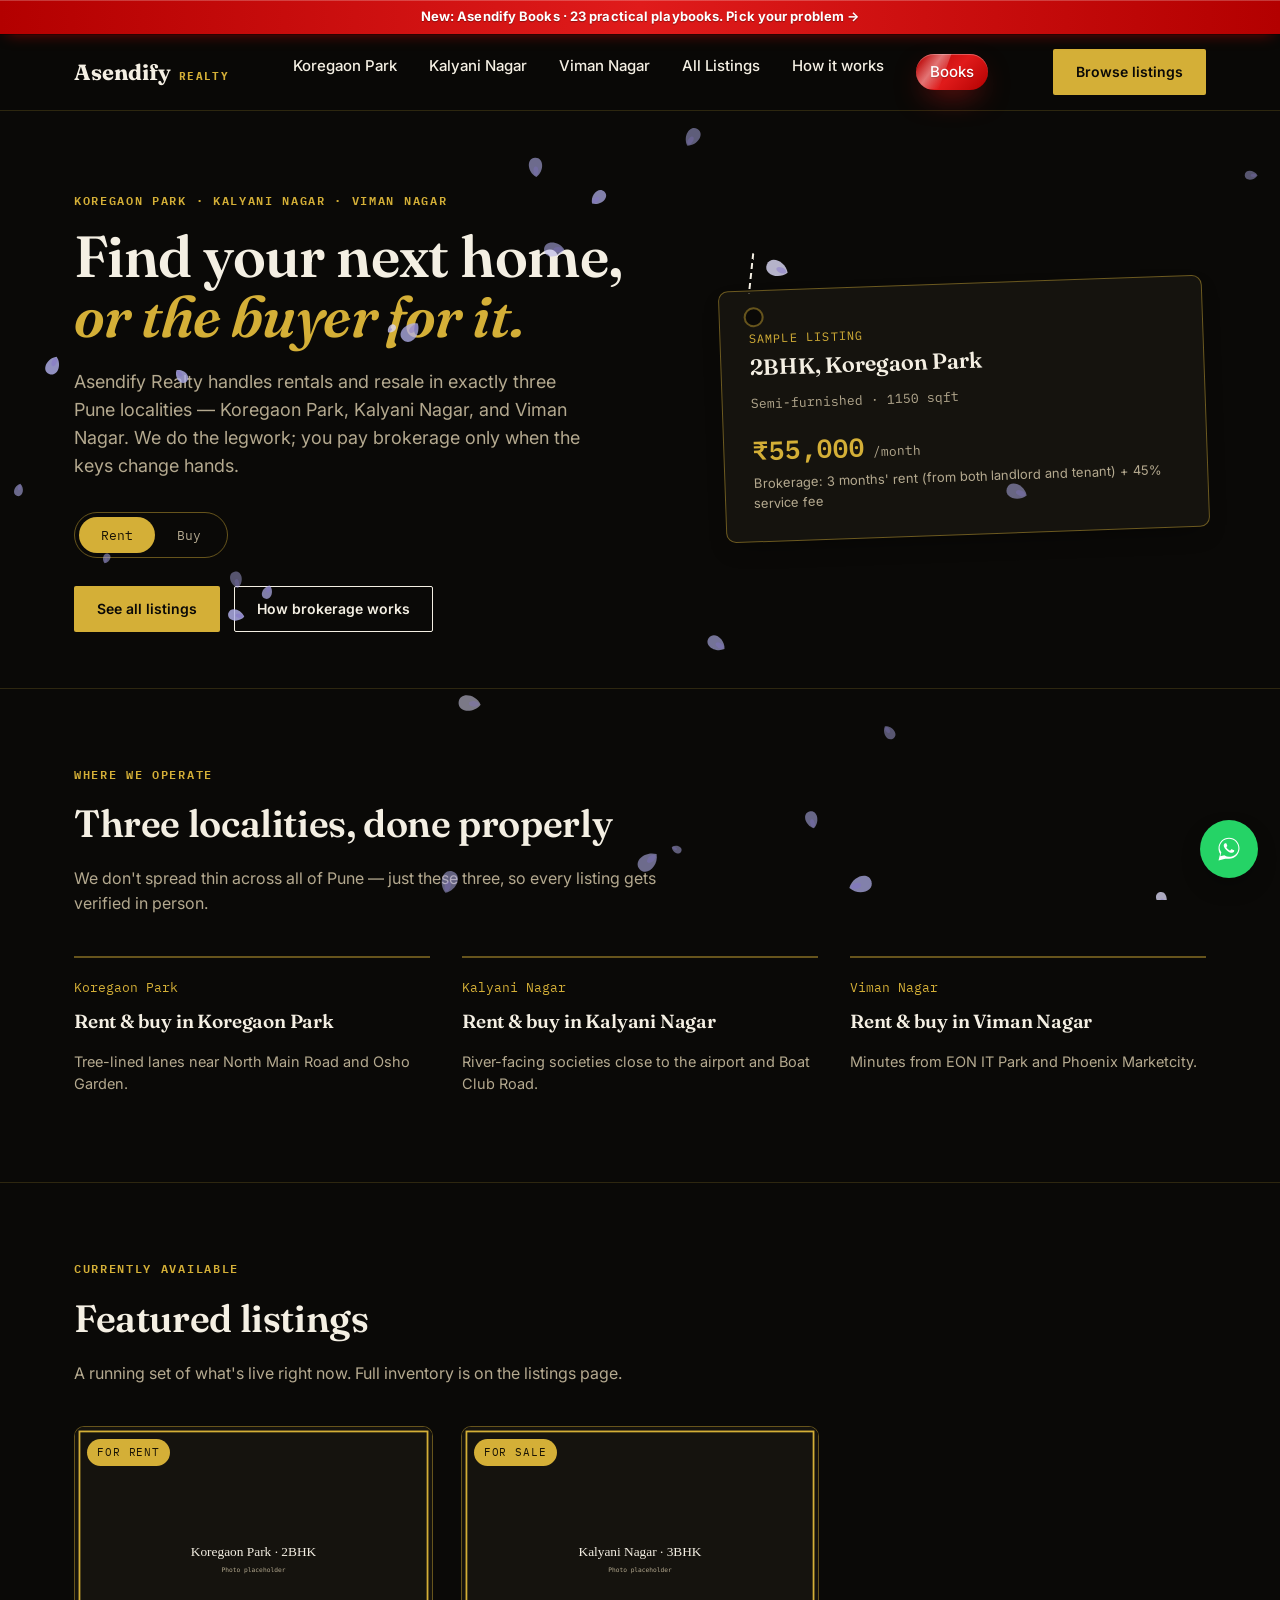
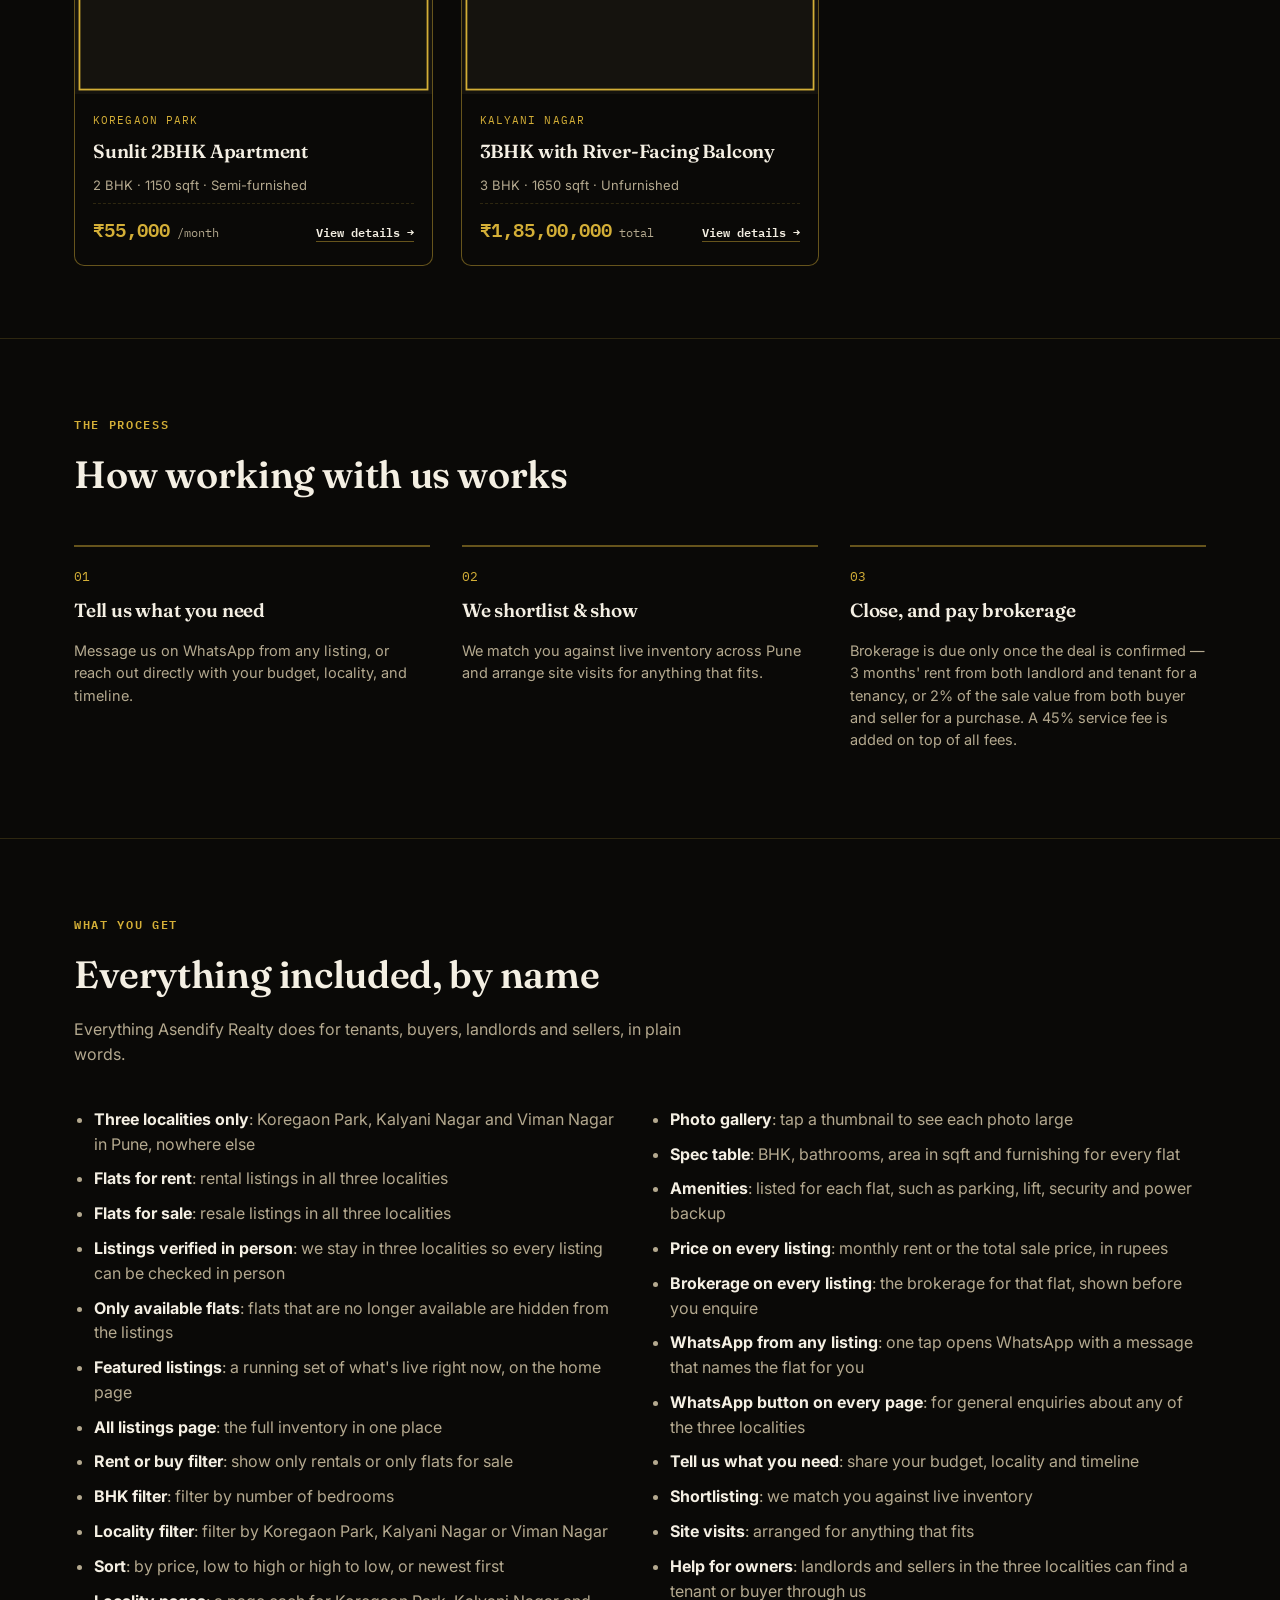
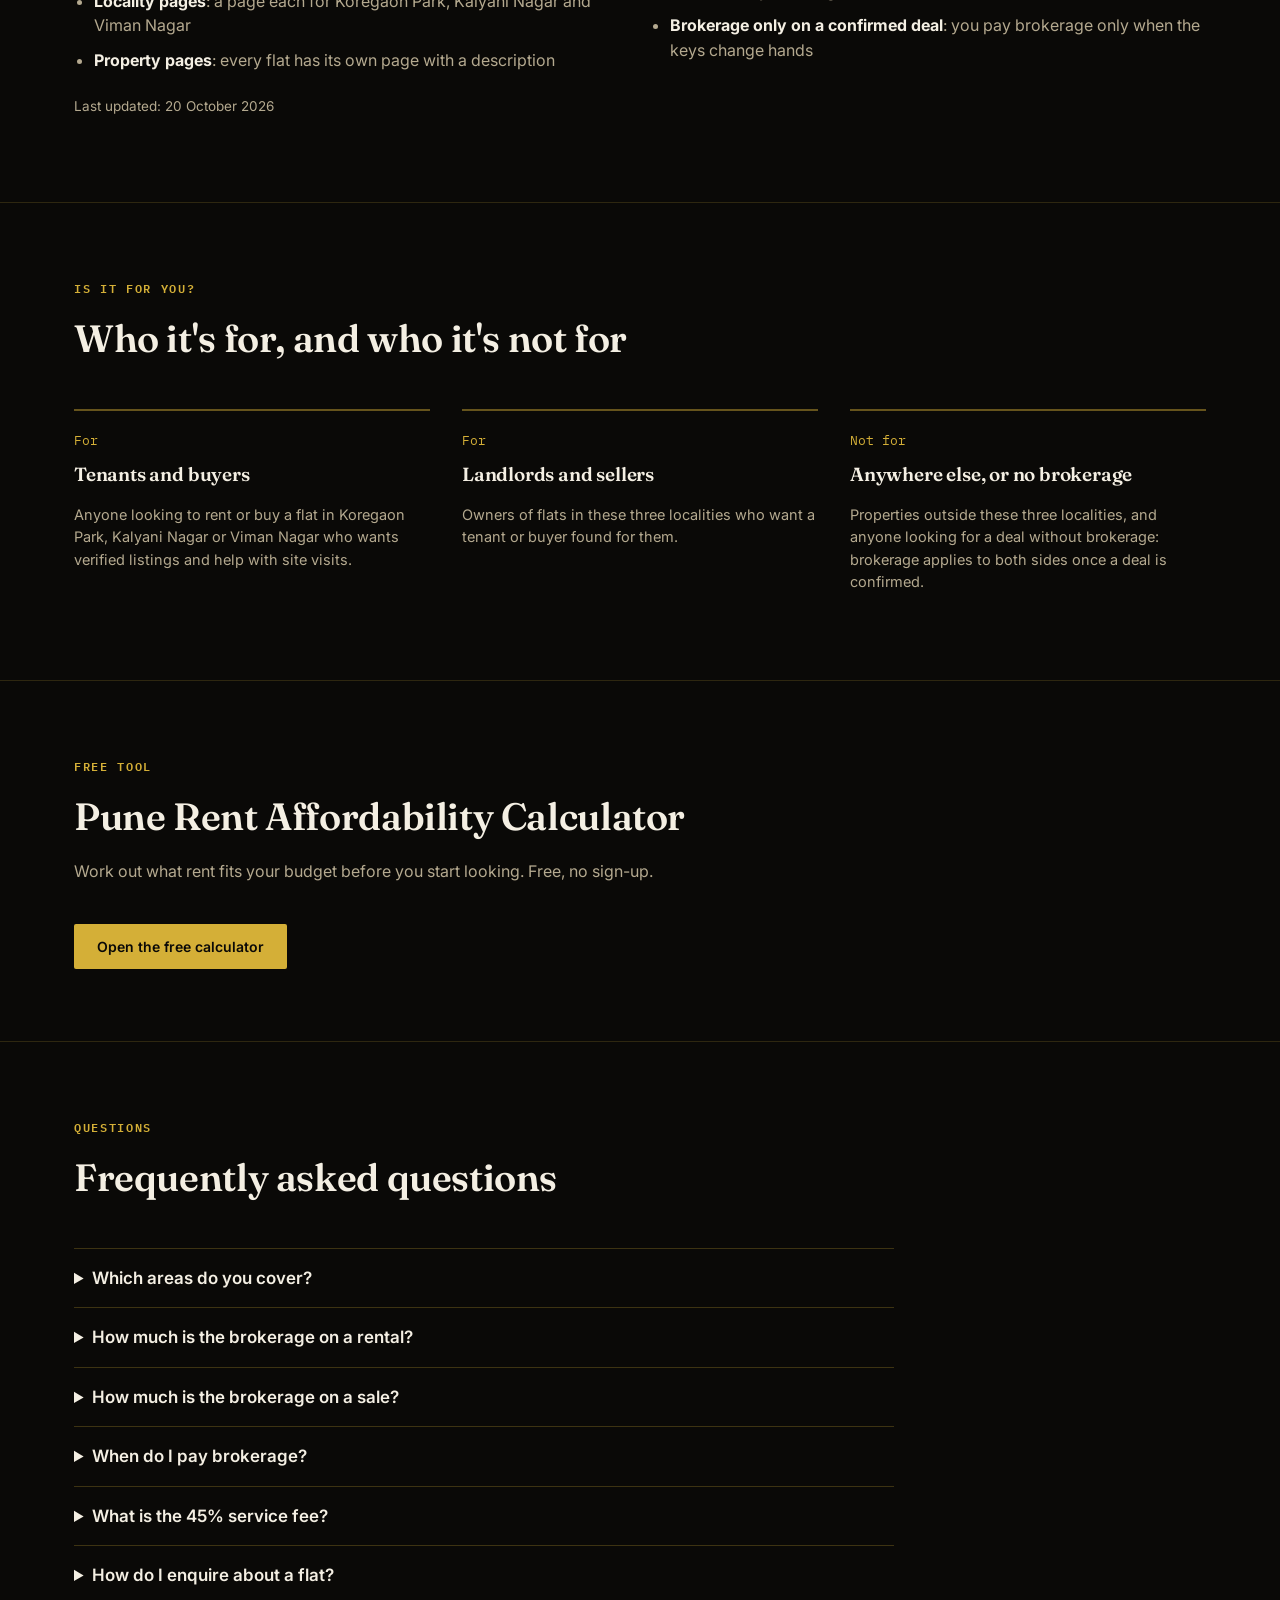
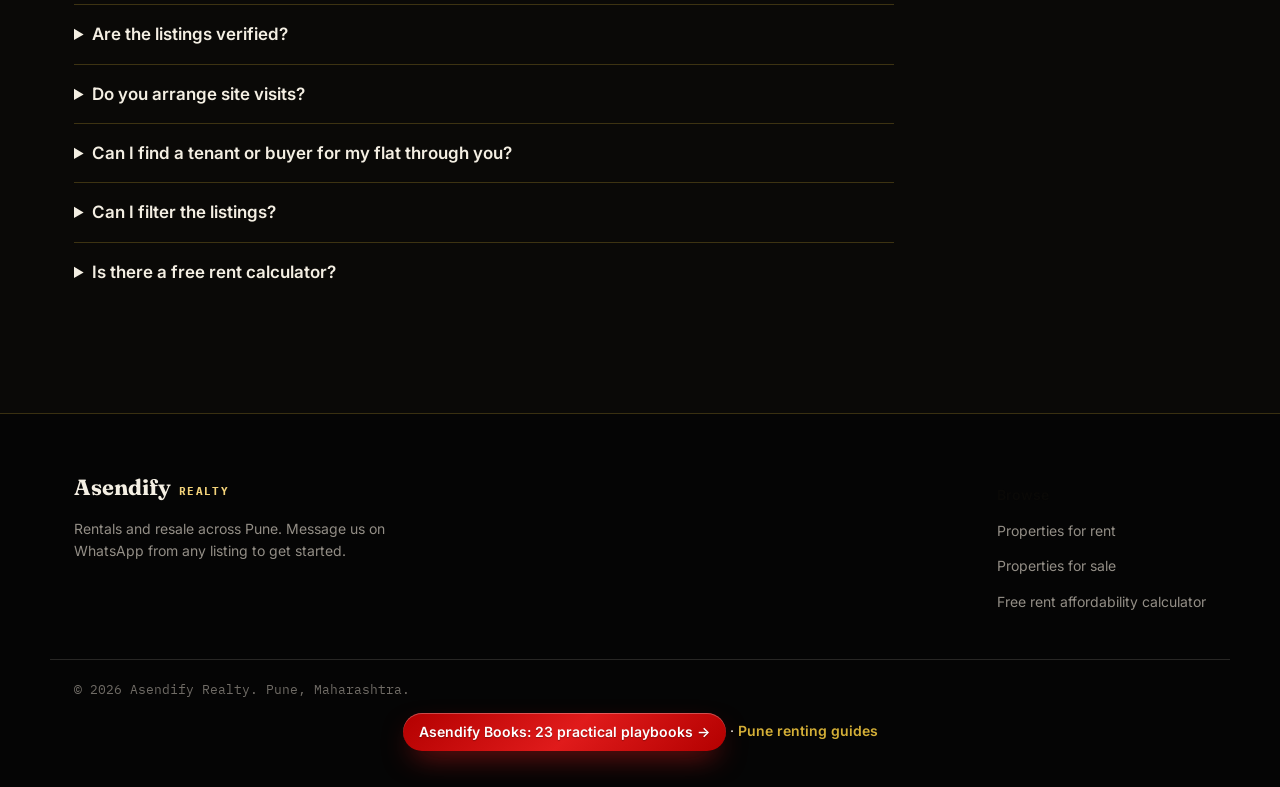
<file: index.html>
<!DOCTYPE html>
<html lang="en">
<head>
<meta charset="UTF-8">
<meta name="viewport" content="width=device-width, initial-scale=1.0">
<title>Flats for Rent &amp; Sale in Koregaon Park, Kalyani Nagar &amp; Viman Nagar, Pune | Asendify Realty</title>
<meta name="description" content="Asendify Realty lists verified rental and resale flats in Koregaon Park, Kalyani Nagar, and Viman Nagar, Pune — nowhere else. Message us on WhatsApp to see what's available.">
<link rel="canonical" href="https://realty.asendify.co/">
<meta property="og:title" content="Asendify Realty — Flats for Rent &amp; Sale in Koregaon Park, Kalyani Nagar &amp; Viman Nagar, Pune">
<meta property="og:description" content="Verified rental and resale flats in Koregaon Park, Kalyani Nagar, and Viman Nagar, Pune.">
<meta property="og:type" content="website">
<meta property="og:url" content="https://realty.asendify.co/">
<meta name="twitter:card" content="summary">
<link rel="stylesheet" href="assets/css/style.css?v=3">
<style>.fl{columns:2 300px;column-gap:40px;padding-left:20px;margin:0}.fl li{break-inside:avoid;margin:0 0 10px;color:var(--stone);line-height:1.55}.fl li b{color:var(--ink)}.updated{margin-top:18px;color:var(--stone);font-size:13.5px}.faq{max-width:820px}.faq details{border-top:1px solid rgba(212,175,55,0.25);padding:16px 0}.faq summary{cursor:pointer;font-weight:600;font-size:17px}.faq details p{color:var(--stone);margin-top:10px;line-height:1.6}</style>
<script type="application/ld+json">
{
 "@context": "https://schema.org",
 "@graph": [
  {
   "@type": "RealEstateAgent",
   "name": "Asendify Realty",
   "url": "https://realty.asendify.co/",
   "areaServed": [
    {
     "@type": "Place",
     "name": "Koregaon Park, Pune, Maharashtra"
    },
    {
     "@type": "Place",
     "name": "Kalyani Nagar, Pune, Maharashtra"
    },
    {
     "@type": "Place",
     "name": "Viman Nagar, Pune, Maharashtra"
    }
   ],
   "priceRange": "₹₹",
   "@id": "https://realty.asendify.co/#agent",
   "telephone": "+91 90960 82894",
   "address": {
    "@type": "PostalAddress",
    "addressLocality": "Pune",
    "addressRegion": "Maharashtra",
    "addressCountry": "IN"
   },
   "parentOrganization": {
    "@type": "Organization",
    "name": "Asendify",
    "url": "https://www.asendify.co/"
   }
  },
  {
   "@type": "Service",
   "@id": "https://realty.asendify.co/#brokerage",
   "name": "Rental and resale brokerage in Koregaon Park, Kalyani Nagar and Viman Nagar",
   "serviceType": "Real estate brokerage",
   "provider": {
    "@id": "https://realty.asendify.co/#agent"
   },
   "areaServed": [
    {
     "@type": "Place",
     "name": "Koregaon Park, Pune, Maharashtra"
    },
    {
     "@type": "Place",
     "name": "Kalyani Nagar, Pune, Maharashtra"
    },
    {
     "@type": "Place",
     "name": "Viman Nagar, Pune, Maharashtra"
    }
   ],
   "offers": [
    {
     "@type": "Offer",
     "name": "Rental brokerage",
     "description": "3 months' rent, charged to both the landlord and the tenant, plus a 45% service fee. Due only once the deal is confirmed."
    },
    {
     "@type": "Offer",
     "name": "Sale brokerage",
     "description": "2% of the sale value, charged to both the buyer and the seller, plus a 45% service fee. Due only once the deal is confirmed."
    }
   ],
   "hasOfferCatalog": {
    "@type": "OfferCatalog",
    "name": "Everything included",
    "itemListElement": [
     {
      "@type": "Offer",
      "itemOffered": {
       "@type": "Service",
       "name": "Three localities only",
       "description": "Koregaon Park, Kalyani Nagar and Viman Nagar in Pune, nowhere else"
      }
     },
     {
      "@type": "Offer",
      "itemOffered": {
       "@type": "Service",
       "name": "Flats for rent",
       "description": "rental listings in all three localities"
      }
     },
     {
      "@type": "Offer",
      "itemOffered": {
       "@type": "Service",
       "name": "Flats for sale",
       "description": "resale listings in all three localities"
      }
     },
     {
      "@type": "Offer",
      "itemOffered": {
       "@type": "Service",
       "name": "Listings verified in person",
       "description": "we stay in three localities so every listing can be checked in person"
      }
     },
     {
      "@type": "Offer",
      "itemOffered": {
       "@type": "Service",
       "name": "Only available flats",
       "description": "flats that are no longer available are hidden from the listings"
      }
     },
     {
      "@type": "Offer",
      "itemOffered": {
       "@type": "Service",
       "name": "Featured listings",
       "description": "a running set of what's live right now, on the home page"
      }
     },
     {
      "@type": "Offer",
      "itemOffered": {
       "@type": "Service",
       "name": "All listings page",
       "description": "the full inventory in one place"
      }
     },
     {
      "@type": "Offer",
      "itemOffered": {
       "@type": "Service",
       "name": "Rent or buy filter",
       "description": "show only rentals or only flats for sale"
      }
     },
     {
      "@type": "Offer",
      "itemOffered": {
       "@type": "Service",
       "name": "BHK filter",
       "description": "filter by number of bedrooms"
      }
     },
     {
      "@type": "Offer",
      "itemOffered": {
       "@type": "Service",
       "name": "Locality filter",
       "description": "filter by Koregaon Park, Kalyani Nagar or Viman Nagar"
      }
     },
     {
      "@type": "Offer",
      "itemOffered": {
       "@type": "Service",
       "name": "Sort",
       "description": "by price, low to high or high to low, or newest first"
      }
     },
     {
      "@type": "Offer",
      "itemOffered": {
       "@type": "Service",
       "name": "Locality pages",
       "description": "a page each for Koregaon Park, Kalyani Nagar and Viman Nagar"
      }
     },
     {
      "@type": "Offer",
      "itemOffered": {
       "@type": "Service",
       "name": "Property pages",
       "description": "every flat has its own page with a description"
      }
     },
     {
      "@type": "Offer",
      "itemOffered": {
       "@type": "Service",
       "name": "Photo gallery",
       "description": "tap a thumbnail to see each photo large"
      }
     },
     {
      "@type": "Offer",
      "itemOffered": {
       "@type": "Service",
       "name": "Spec table",
       "description": "BHK, bathrooms, area in sqft and furnishing for every flat"
      }
     },
     {
      "@type": "Offer",
      "itemOffered": {
       "@type": "Service",
       "name": "Amenities",
       "description": "listed for each flat, such as parking, lift, security and power backup"
      }
     },
     {
      "@type": "Offer",
      "itemOffered": {
       "@type": "Service",
       "name": "Price on every listing",
       "description": "monthly rent or the total sale price, in rupees"
      }
     },
     {
      "@type": "Offer",
      "itemOffered": {
       "@type": "Service",
       "name": "Brokerage on every listing",
       "description": "the brokerage for that flat, shown before you enquire"
      }
     },
     {
      "@type": "Offer",
      "itemOffered": {
       "@type": "Service",
       "name": "WhatsApp from any listing",
       "description": "one tap opens WhatsApp with a message that names the flat for you"
      }
     },
     {
      "@type": "Offer",
      "itemOffered": {
       "@type": "Service",
       "name": "WhatsApp button on every page",
       "description": "for general enquiries about any of the three localities"
      }
     },
     {
      "@type": "Offer",
      "itemOffered": {
       "@type": "Service",
       "name": "Tell us what you need",
       "description": "share your budget, locality and timeline"
      }
     },
     {
      "@type": "Offer",
      "itemOffered": {
       "@type": "Service",
       "name": "Shortlisting",
       "description": "we match you against live inventory"
      }
     },
     {
      "@type": "Offer",
      "itemOffered": {
       "@type": "Service",
       "name": "Site visits",
       "description": "arranged for anything that fits"
      }
     },
     {
      "@type": "Offer",
      "itemOffered": {
       "@type": "Service",
       "name": "Help for owners",
       "description": "landlords and sellers in the three localities can find a tenant or buyer through us"
      }
     },
     {
      "@type": "Offer",
      "itemOffered": {
       "@type": "Service",
       "name": "Brokerage only on a confirmed deal",
       "description": "you pay brokerage only when the keys change hands"
      }
     }
    ]
   }
  },
  {
   "@type": "WebPage",
   "@id": "https://realty.asendify.co/#webpage",
   "url": "https://realty.asendify.co/",
   "name": "Flats for Rent & Sale in Koregaon Park, Kalyani Nagar & Viman Nagar, Pune | Asendify Realty",
   "about": {
    "@id": "https://realty.asendify.co/#brokerage"
   },
   "dateModified": "2026-10-20"
  },
  {
   "@type": "FAQPage",
   "mainEntity": [
    {
     "@type": "Question",
     "name": "Which areas do you cover?",
     "acceptedAnswer": {
      "@type": "Answer",
      "text": "Koregaon Park, Kalyani Nagar and Viman Nagar in Pune, and nowhere else. Staying in three localities means every listing gets verified in person."
     }
    },
    {
     "@type": "Question",
     "name": "How much is the brokerage on a rental?",
     "acceptedAnswer": {
      "@type": "Answer",
      "text": "3 months' rent, charged to both the landlord and the tenant. A 45% service fee is added on top."
     }
    },
    {
     "@type": "Question",
     "name": "How much is the brokerage on a sale?",
     "acceptedAnswer": {
      "@type": "Answer",
      "text": "2% of the sale value, charged to both the buyer and the seller. A 45% service fee is added on top."
     }
    },
    {
     "@type": "Question",
     "name": "When do I pay brokerage?",
     "acceptedAnswer": {
      "@type": "Answer",
      "text": "Only once the deal is confirmed: you pay brokerage only when the keys change hands."
     }
    },
    {
     "@type": "Question",
     "name": "What is the 45% service fee?",
     "acceptedAnswer": {
      "@type": "Answer",
      "text": "A 45% service fee is added on top of every fee paid to Asendify Realty, including brokerage."
     }
    },
    {
     "@type": "Question",
     "name": "How do I enquire about a flat?",
     "acceptedAnswer": {
      "@type": "Answer",
      "text": "Tap \"Message us on WhatsApp\" on any listing and the message names the flat for you, or use the WhatsApp button on any page. Our WhatsApp number is +91 90960 82894."
     }
    },
    {
     "@type": "Question",
     "name": "Are the listings verified?",
     "acceptedAnswer": {
      "@type": "Answer",
      "text": "Yes. We don't spread thin across all of Pune: we work in three localities only, so every listing gets verified in person."
     }
    },
    {
     "@type": "Question",
     "name": "Do you arrange site visits?",
     "acceptedAnswer": {
      "@type": "Answer",
      "text": "Yes. Tell us your budget, locality and timeline, and we match you against live inventory and arrange site visits for anything that fits."
     }
    },
    {
     "@type": "Question",
     "name": "Can I find a tenant or buyer for my flat through you?",
     "acceptedAnswer": {
      "@type": "Answer",
      "text": "Yes, if the flat is in Koregaon Park, Kalyani Nagar or Viman Nagar. Message us on WhatsApp. Brokerage is 3 months' rent for a rental or 2% of the sale value for a sale, plus the 45% service fee, due once the deal is confirmed."
     }
    },
    {
     "@type": "Question",
     "name": "Can I filter the listings?",
     "acceptedAnswer": {
      "@type": "Answer",
      "text": "Yes. On the listings page you can filter by rent or buy, BHK and locality, and sort by price or newest."
     }
    },
    {
     "@type": "Question",
     "name": "Is there a free rent calculator?",
     "acceptedAnswer": {
      "@type": "Answer",
      "text": "Yes. The free Pune Rent Affordability Calculator at realty.asendify.co/pune-rent-affordability-calculator/ helps you work out what rent fits your budget before you start looking."
     }
    }
   ]
  }
 ]
}
</script>
</head>
<body>

<header class="site-header">
  <div class="wrap">
    <a href="index.html" class="brand">Asendify <span class="sub">Realty</span></a>
    <nav class="nav-links">
      <a href="koregaon-park.html">Koregaon Park</a>
      <a href="kalyani-nagar.html">Kalyani Nagar</a>
      <a href="viman-nagar.html">Viman Nagar</a>
      <a href="listings.html">All Listings</a>
      <a href="#how-it-works">How it works</a>
    <a class="asd-books-nav btn-red-shine" href="https://www.asendify.co/books/?utm_source=realty&utm_medium=nav">Books</a></nav>
    <a class="btn btn-primary" href="listings.html">Browse listings</a>
  </div>
</header>

<section class="hero">
  <div class="wrap hero-grid">
    <div>
      <span class="eyebrow">Koregaon Park &middot; Kalyani Nagar &middot; Viman Nagar</span>
      <h1 style="margin-top:14px;">Find your next home, <em>or the buyer for it.</em></h1>
      <p class="lede">Asendify Realty handles rentals and resale in exactly three Pune localities — Koregaon Park, Kalyani Nagar, and Viman Nagar. We do the legwork; you pay brokerage only when the keys change hands.</p>
      <div class="mode-toggle">
        <button class="active" onclick="location.href='listings.html?type=rent'">Rent</button>
        <button onclick="location.href='listings.html?type=buy'">Buy</button>
      </div>
      <div class="hero-ctas">
        <a class="btn btn-primary" href="listings.html">See all listings</a>
        <a class="btn btn-outline" href="#how-it-works">How brokerage works</a>
      </div>
    </div>
    <div class="keytag">
      <span class="tag-string"></span>
      <span class="tag-label">Sample listing</span>
      <h3>2BHK, Koregaon Park</h3>
      <span class="mono" style="font-size:13px;color:var(--stone);">Semi-furnished &middot; 1150 sqft</span>
      <div class="tag-price">&#8377;55,000<span style="font-size:13px;color:var(--stone);font-weight:400;"> /month</span></div>
      <div class="tag-meta">Brokerage: 3 months' rent (from both landlord and tenant) + 45% service fee</div>
    </div>
  </div>
</section>

<hr class="divider">

<section id="areas">
  <div class="wrap">
    <div class="section-head">
      <span class="eyebrow">Where we operate</span>
      <h2>Three localities, done properly</h2>
      <p>We don't spread thin across all of Pune — just these three, so every listing gets verified in person.</p>
    </div>
    <div class="steps">
      <a href="koregaon-park.html" class="step" style="text-decoration:none;">
        <span class="num mono">Koregaon Park</span>
        <h3>Rent &amp; buy in Koregaon Park</h3>
        <p>Tree-lined lanes near North Main Road and Osho Garden.</p>
      </a>
      <a href="kalyani-nagar.html" class="step" style="text-decoration:none;">
        <span class="num mono">Kalyani Nagar</span>
        <h3>Rent &amp; buy in Kalyani Nagar</h3>
        <p>River-facing societies close to the airport and Boat Club Road.</p>
      </a>
      <a href="viman-nagar.html" class="step" style="text-decoration:none;">
        <span class="num mono">Viman Nagar</span>
        <h3>Rent &amp; buy in Viman Nagar</h3>
        <p>Minutes from EON IT Park and Phoenix Marketcity.</p>
      </a>
    </div>
  </div>
</section>

<hr class="divider">

<section id="featured">
  <div class="wrap">
    <div class="section-head">
      <span class="eyebrow">Currently available</span>
      <h2>Featured listings</h2>
      <p>A running set of what's live right now. Full inventory is on the listings page.</p>
    </div>
    <div id="featured-grid" class="grid-properties">
      <div class="empty-state">Loading listings&hellip;</div>
    </div>
  </div>
</section>

<hr class="divider">

<section id="how-it-works">
  <div class="wrap">
    <div class="section-head">
      <span class="eyebrow">The process</span>
      <h2>How working with us works</h2>
    </div>
    <div class="steps">
      <div class="step">
        <span class="num mono">01</span>
        <h3>Tell us what you need</h3>
        <p>Message us on WhatsApp from any listing, or reach out directly with your budget, locality, and timeline.</p>
      </div>
      <div class="step">
        <span class="num mono">02</span>
        <h3>We shortlist &amp; show</h3>
        <p>We match you against live inventory across Pune and arrange site visits for anything that fits.</p>
      </div>
      <div class="step">
        <span class="num mono">03</span>
        <h3>Close, and pay brokerage</h3>
        <p>Brokerage is due only once the deal is confirmed — 3 months' rent from both landlord and tenant for a tenancy, or 2% of the sale value from both buyer and seller for a purchase. A 45% service fee is added on top of all fees.</p>
      </div>
    </div>
  </div>
</section>

<hr class="divider">

<section id="included">
  <div class="wrap">
    <div class="section-head">
      <span class="eyebrow">What you get</span>
      <h2>Everything included, by name</h2>
      <p>Everything Asendify Realty does for tenants, buyers, landlords and sellers, in plain words.</p>
    </div>
    <ul class="fl">
      <li><b>Three localities only</b>: Koregaon Park, Kalyani Nagar and Viman Nagar in Pune, nowhere else</li>
      <li><b>Flats for rent</b>: rental listings in all three localities</li>
      <li><b>Flats for sale</b>: resale listings in all three localities</li>
      <li><b>Listings verified in person</b>: we stay in three localities so every listing can be checked in person</li>
      <li><b>Only available flats</b>: flats that are no longer available are hidden from the listings</li>
      <li><b>Featured listings</b>: a running set of what's live right now, on the home page</li>
      <li><b>All listings page</b>: the full inventory in one place</li>
      <li><b>Rent or buy filter</b>: show only rentals or only flats for sale</li>
      <li><b>BHK filter</b>: filter by number of bedrooms</li>
      <li><b>Locality filter</b>: filter by Koregaon Park, Kalyani Nagar or Viman Nagar</li>
      <li><b>Sort</b>: by price, low to high or high to low, or newest first</li>
      <li><b>Locality pages</b>: a page each for Koregaon Park, Kalyani Nagar and Viman Nagar</li>
      <li><b>Property pages</b>: every flat has its own page with a description</li>
      <li><b>Photo gallery</b>: tap a thumbnail to see each photo large</li>
      <li><b>Spec table</b>: BHK, bathrooms, area in sqft and furnishing for every flat</li>
      <li><b>Amenities</b>: listed for each flat, such as parking, lift, security and power backup</li>
      <li><b>Price on every listing</b>: monthly rent or the total sale price, in rupees</li>
      <li><b>Brokerage on every listing</b>: the brokerage for that flat, shown before you enquire</li>
      <li><b>WhatsApp from any listing</b>: one tap opens WhatsApp with a message that names the flat for you</li>
      <li><b>WhatsApp button on every page</b>: for general enquiries about any of the three localities</li>
      <li><b>Tell us what you need</b>: share your budget, locality and timeline</li>
      <li><b>Shortlisting</b>: we match you against live inventory</li>
      <li><b>Site visits</b>: arranged for anything that fits</li>
      <li><b>Help for owners</b>: landlords and sellers in the three localities can find a tenant or buyer through us</li>
      <li><b>Brokerage only on a confirmed deal</b>: you pay brokerage only when the keys change hands</li>
    </ul>
    <p class="updated">Last updated: <time datetime="2026-10-20">20 October 2026</time></p>
  </div>
</section>

<hr class="divider">

<section id="who">
  <div class="wrap">
    <div class="section-head">
      <span class="eyebrow">Is it for you?</span>
      <h2>Who it's for, and who it's not for</h2>
    </div>
    <div class="steps">
      <div class="step"><span class="num mono">For</span><h3>Tenants and buyers</h3><p>Anyone looking to rent or buy a flat in Koregaon Park, Kalyani Nagar or Viman Nagar who wants verified listings and help with site visits.</p></div>
      <div class="step"><span class="num mono">For</span><h3>Landlords and sellers</h3><p>Owners of flats in these three localities who want a tenant or buyer found for them.</p></div>
      <div class="step"><span class="num mono">Not for</span><h3>Anywhere else, or no brokerage</h3><p>Properties outside these three localities, and anyone looking for a deal without brokerage: brokerage applies to both sides once a deal is confirmed.</p></div>
    </div>
  </div>
</section>

<hr class="divider">

<section id="free-tool">
  <div class="wrap">
    <div class="section-head">
      <span class="eyebrow">Free tool</span>
      <h2>Pune Rent Affordability Calculator</h2>
      <p>Work out what rent fits your budget before you start looking. Free, no sign-up.</p>
    </div>
    <a class="btn btn-primary" href="https://realty.asendify.co/pune-rent-affordability-calculator/">Open the free calculator</a>
  </div>
</section>

<hr class="divider">

<section id="faq">
  <div class="wrap">
    <div class="section-head">
      <span class="eyebrow">Questions</span>
      <h2>Frequently asked questions</h2>
    </div>
    <div class="faq">
      <details><summary>Which areas do you cover?</summary><p>Koregaon Park, Kalyani Nagar and Viman Nagar in Pune, and nowhere else. Staying in three localities means every listing gets verified in person.</p></details>
      <details><summary>How much is the brokerage on a rental?</summary><p>3 months' rent, charged to both the landlord and the tenant. A 45% service fee is added on top.</p></details>
      <details><summary>How much is the brokerage on a sale?</summary><p>2% of the sale value, charged to both the buyer and the seller. A 45% service fee is added on top.</p></details>
      <details><summary>When do I pay brokerage?</summary><p>Only once the deal is confirmed: you pay brokerage only when the keys change hands.</p></details>
      <details><summary>What is the 45% service fee?</summary><p>A 45% service fee is added on top of every fee paid to Asendify Realty, including brokerage.</p></details>
      <details><summary>How do I enquire about a flat?</summary><p>Tap "Message us on WhatsApp" on any listing and the message names the flat for you, or use the WhatsApp button on any page. Our WhatsApp number is +91 90960 82894.</p></details>
      <details><summary>Are the listings verified?</summary><p>Yes. We don't spread thin across all of Pune: we work in three localities only, so every listing gets verified in person.</p></details>
      <details><summary>Do you arrange site visits?</summary><p>Yes. Tell us your budget, locality and timeline, and we match you against live inventory and arrange site visits for anything that fits.</p></details>
      <details><summary>Can I find a tenant or buyer for my flat through you?</summary><p>Yes, if the flat is in Koregaon Park, Kalyani Nagar or Viman Nagar. Message us on WhatsApp. Brokerage is 3 months' rent for a rental or 2% of the sale value for a sale, plus the 45% service fee, due once the deal is confirmed.</p></details>
      <details><summary>Can I filter the listings?</summary><p>Yes. On the listings page you can filter by rent or buy, BHK and locality, and sort by price or newest.</p></details>
      <details><summary>Is there a free rent calculator?</summary><p>Yes. The free Pune Rent Affordability Calculator at realty.asendify.co/pune-rent-affordability-calculator/ helps you work out what rent fits your budget before you start looking.</p></details>
    </div>
  </div>
</section>

<footer>
  <div class="wrap">
    <div>
      <a href="index.html" class="brand">Asendify <span class="sub" style="color:var(--brass-light);">Realty</span></a>
      <p>Rentals and resale across Pune. Message us on WhatsApp from any listing to get started.</p>
    </div>
    <div>
      <p style="color:var(--paper);font-weight:600;margin-bottom:8px;">Browse</p>
      <p><a href="listings.html?type=rent">Properties for rent</a></p>
      <p><a href="listings.html?type=buy">Properties for sale</a></p>
      <p><a href="https://realty.asendify.co/pune-rent-affordability-calculator/">Free rent affordability calculator</a></p>
    </div>
  </div>
  <div class="wrap fine">&copy; 2026 Asendify Realty. Pune, Maharashtra.</div>
<div class="asd-books-line" style="text-align:center;padding:14px 16px 4px;font-size:14px"><a class="asd-books-foot btn-red-shine" href="https://www.asendify.co/books/?utm_source=realty&utm_medium=footer">Asendify Books: 23 practical playbooks &rarr;</a> &middot; <a class="asd-blog-foot" href="/blog/" style="color:#d4af37;text-decoration:none;font-weight:600">Pune renting guides</a></div></footer>

<script src="assets/js/main.js"></script>
<script src="/assets/js/blossom.js?v=5" defer></script>
<script src="/asd-booksbar.js" data-src="realty" defer></script>
<script>/* 2026-10-20: real-visit counter for the Asendify Channels dashboard (same rules as the book shops and the other sites). */
(function(){try{if(sessionStorage.getItem('asd_sv')==='1')return;var q0=new URLSearchParams(location.search);
if(q0.get('internal')==='1')document.cookie='asd_internal=1; domain=.asendify.co; path=/; max-age=63072000; SameSite=Lax; Secure';
if(/(^|;\s*)asd_internal=1/.test(document.cookie))return;
if(navigator.webdriver||/bot\b|bot\/|crawl|spider|slurp|preview|headless|lighthouse|scanner|facebookexternalhit/i.test(navigator.userAgent))return;
var c=function(v){return String(v||'').toLowerCase().replace(/[^a-z0-9._-]/g,'').slice(0,60)};var src='';
if(q0.get('utm_source'))src=[c(q0.get('utm_source')),c(q0.get('utm_medium')),c(q0.get('utm_campaign'))].join('/');
var own='';if(!src&&document.referrer){var h=new URL(document.referrer).hostname.replace(/^www\./,'');if(h&&!/(^|\.)asendify\.co$/.test(h))src='ref/'+c(h);else if(h)own='site/'+(c(h.replace(/\.?asendify\.co$/,''))||'www');}
/* 2026-10-28 (Manthan: tag every visit): first-touch source cookie (7 days, all asendify.co sites) so a visitor who came from Instagram and then opens a 2nd page/site keeps that source; own-site hops are site/<name>; the API labels in-app browsers. */
var m0=document.cookie.match(/(^|;\s*)asd_src=([a-z0-9._\/-]{1,80})/);if(src)document.cookie='asd_src='+src+'; domain=.asendify.co; path=/; max-age=604800; SameSite=Lax; Secure';else if(m0)src=m0[2];else if(own)src=own;
src=src||'direct';var path=location.pathname.replace(/[^a-zA-Z0-9._\/-]/g,'').slice(0,120)||'/';
var acts=['scroll','pointerdown','touchstart','keydown','mousemove','wheel'],sent=false,shown=0,tick;
var send=function(how){if(sent)return;sent=true;clearInterval(tick);acts.forEach(function(e){removeEventListener(e,on,true)});
try{sessionStorage.setItem('asd_sv','1')}catch(e){}
fetch('https://playbook.asendify.co/api/ref',{method:'POST',mode:'no-cors',keepalive:true,headers:{'Content-Type':'text/plain'},body:JSON.stringify({visit:src,page:path,engaged:how,product:'realty'})}).catch(function(){})};
var on=function(){send('interact')};acts.forEach(function(e){addEventListener(e,on,{capture:true,passive:true})});
tick=setInterval(function(){if(document.visibilityState==='visible'&&(shown+=1000)>=12000)send('time')},1000);}catch(e){}})();</script>
</body>
</html>
</file>
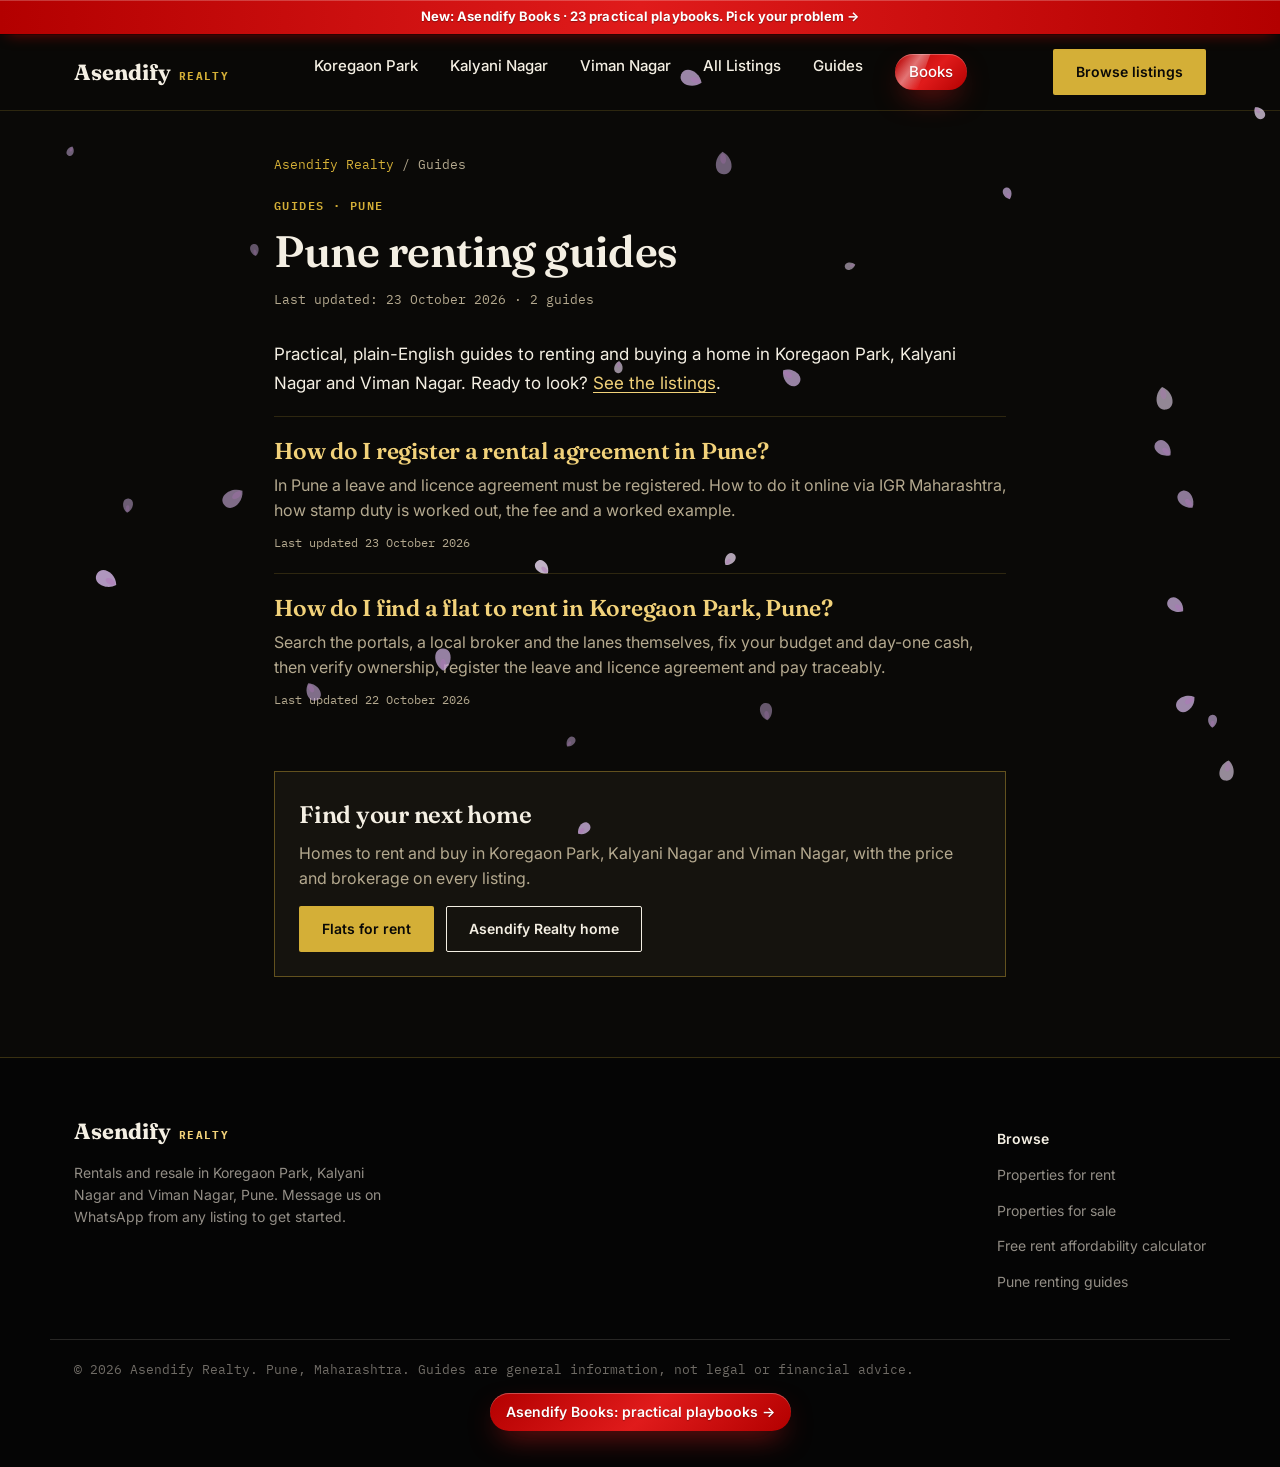
<file: blog/index.html>
<!DOCTYPE html>
<html lang="en">
<head>
<meta charset="UTF-8">
<meta name="viewport" content="width=device-width, initial-scale=1.0">
<title>Pune renting guides: Koregaon Park, Kalyani Nagar and Viman Nagar | Asendify Realty</title>
<meta name="description" content="Free, practical guides from Asendify Realty on renting and buying a home in Pune: finding a flat, leave and licence agreements, deposits, brokerage and more.">
<link rel="canonical" href="https://realty.asendify.co/blog/">
<meta property="og:type" content="website">
<meta property="og:site_name" content="Asendify Realty">
<meta property="og:title" content="Pune renting guides: Koregaon Park, Kalyani Nagar and Viman Nagar">
<meta property="og:description" content="Free, practical guides from Asendify Realty on renting and buying a home in Pune: finding a flat, leave and licence agreements, deposits, brokerage and more.">
<meta property="og:url" content="https://realty.asendify.co/blog/">
<meta property="og:image" content="https://realty.asendify.co/blog/og.png">
<meta property="og:image:width" content="1200"><meta property="og:image:height" content="630">
<meta name="twitter:card" content="summary_large_image">
<meta name="twitter:title" content="Pune renting guides: Koregaon Park, Kalyani Nagar and Viman Nagar">
<meta name="twitter:description" content="Free, practical guides from Asendify Realty on renting and buying a home in Pune: finding a flat, leave and licence agreements, deposits, brokerage and more.">
<meta name="twitter:image" content="https://realty.asendify.co/blog/og.png">
<link rel="stylesheet" href="/assets/css/style.css?v=3">
<style>.post{padding:44px 0 30px}.post .wrap{max-width:780px}.crumbs{font-family:var(--font-mono);font-size:12.5px;color:var(--stone);margin:0 0 18px}.crumbs a{color:var(--brass)}.eyebrow{display:inline-block;font-family:var(--font-mono);font-size:12px;letter-spacing:.12em;text-transform:uppercase;color:var(--brass);margin-bottom:12px}.post h1{font-family:var(--font-display);font-size:clamp(30px,5.4vw,44px);line-height:1.12;margin:0 0 14px}.updated{font-family:var(--font-mono);font-size:12.5px;color:var(--stone);margin:0 0 30px}.post-body{font-size:17px;line-height:1.75}.post-body p,.post-body li{color:#e2dccd}.post-body li{margin:0 0 8px}.post-body h2{font-family:var(--font-display);font-size:27px;line-height:1.25;margin:40px 0 12px}.post-body h3{font-size:19px;line-height:1.4;margin:28px 0 8px}.post-body a,.related a,.blog-list a h2{color:var(--brass-light)}.post-body a{text-decoration:underline;text-underline-offset:3px;overflow-wrap:anywhere}.post-body blockquote{margin:18px 0;padding:6px 16px;border-left:3px solid var(--brass);color:var(--stone)}.table-wrap{overflow-x:auto}.post-body table{width:100%;border-collapse:collapse;margin:18px 0;font-size:.95em}.post-body th,.post-body td{border:1px solid var(--line);padding:8px 10px;text-align:left;vertical-align:top}.post-cta{border:1px solid rgba(212,175,55,.4);background:var(--paper-dim);padding:24px;margin:40px 0 10px}.post-cta h2{font-family:var(--font-display);font-size:24px;margin:0 0 8px}.post-cta p{color:var(--stone);margin:0 0 16px}.post-cta .btns{display:flex;gap:12px;flex-wrap:wrap}.post-cta .areas{margin:16px 0 0;font-size:14.5px}.post-cta .areas a{color:var(--brass-light)}.related{margin:34px 0 0;padding:22px 0 0;border-top:1px solid var(--line)}.related h2{font-family:var(--font-display);font-size:21px;margin:0 0 10px}.related li{margin:0 0 8px}.blog-list{list-style:none;padding:0;margin:10px 0 0}.blog-list li{border-top:1px solid var(--line);padding:20px 0}.blog-list a{display:block}.blog-list h2{font-family:var(--font-display);font-size:23px;line-height:1.3;margin:0 0 6px}.blog-list p{color:var(--stone);margin:0 0 6px}.blog-list .m{font-family:var(--font-mono);font-size:12px;color:var(--stone)}@media (max-width:600px){.post .wrap,.site-header .wrap,footer .wrap{padding:0 16px}.post{padding-top:30px}.site-header .btn{padding:9px 14px}}</style>
<script type="application/ld+json">{"@context": "https://schema.org", "@graph": [{"@type": "CollectionPage", "name": "Pune renting guides: Koregaon Park, Kalyani Nagar and Viman Nagar", "description": "Free, practical guides from Asendify Realty on renting and buying a home in Pune: finding a flat, leave and licence agreements, deposits, brokerage and more.", "url": "https://realty.asendify.co/blog/", "inLanguage": "en-IN", "isPartOf": {"@type": "WebSite", "name": "Asendify Realty", "url": "https://realty.asendify.co/"}, "mainEntity": {"@type": "ItemList", "itemListElement": [{"@type": "ListItem", "position": 1, "url": "https://realty.asendify.co/blog/register-rental-agreement-pune-leave-and-licence/", "name": "How do I register a rental agreement in Pune?"}, {"@type": "ListItem", "position": 2, "url": "https://realty.asendify.co/blog/find-flat-to-rent-koregaon-park-pune/", "name": "How do I find a flat to rent in Koregaon Park, Pune?"}]}}, {"@type": "BreadcrumbList", "itemListElement": [{"@type": "ListItem", "position": 1, "name": "Asendify Realty", "item": "https://realty.asendify.co/"}, {"@type": "ListItem", "position": 2, "name": "Guides", "item": "https://realty.asendify.co/blog/"}]}]}</script>
</head>
<body>
<header class="site-header">
  <div class="wrap">
    <a href="/" class="brand">Asendify <span class="sub">Realty</span></a>
    <nav class="nav-links">
      <a href="/koregaon-park.html">Koregaon Park</a>
      <a href="/kalyani-nagar.html">Kalyani Nagar</a>
      <a href="/viman-nagar.html">Viman Nagar</a>
      <a href="/listings.html">All Listings</a>
      <a href="/blog/">Guides</a>
    <a class="asd-books-nav btn-red-shine" href="https://www.asendify.co/books/?utm_source=realty&amp;utm_medium=nav">Books</a></nav>
    <a class="btn btn-primary" href="/listings.html?utm_source=blog&amp;utm_medium=header&amp;utm_campaign=blog-index">Browse listings</a>
  </div>
</header>
<main>
<!-- realty-article: built by scripts/build_realty_blog.py from shop_articles (product=realty) -->
<section class="post"><div class="wrap">
  <nav class="crumbs" aria-label="Breadcrumb"><a href="/">Asendify Realty</a> / Guides</nav>
  <span class="eyebrow">Guides · Pune</span>
  <h1>Pune renting guides</h1>
  <p class="updated">Last updated: <time datetime="2026-10-23">23 October 2026</time> · 2 guides</p>
  <p class="post-body">Practical, plain-English guides to renting and buying a home in Koregaon Park, Kalyani Nagar and Viman Nagar. Ready to look? <a href="/listings.html?utm_source=blog&amp;utm_medium=index">See the listings</a>.</p>
  <ul class="blog-list"><li><a href="/blog/register-rental-agreement-pune-leave-and-licence/"><h2>How do I register a rental agreement in Pune?</h2></a><p>In Pune a leave and licence agreement must be registered. How to do it online via IGR Maharashtra, how stamp duty is worked out, the fee and a worked example.</p><span class="m">Last updated 23 October 2026</span></li><li><a href="/blog/find-flat-to-rent-koregaon-park-pune/"><h2>How do I find a flat to rent in Koregaon Park, Pune?</h2></a><p>Search the portals, a local broker and the lanes themselves, fix your budget and day-one cash, then verify ownership, register the leave and licence agreement and pay traceably.</p><span class="m">Last updated 22 October 2026</span></li></ul>
  <div class="post-cta">
    <h2>Find your next home</h2>
    <p>Homes to rent and buy in Koregaon Park, Kalyani Nagar and Viman Nagar, with the price and brokerage on every listing.</p>
    <div class="btns"><a class="btn btn-primary" href="/listings.html?type=rent&amp;utm_source=blog&amp;utm_medium=index">Flats for rent</a><a class="btn btn-outline" href="/">Asendify Realty home</a></div>
  </div>
</div></section>
</main>
<footer>
  <div class="wrap">
    <div>
      <a href="/" class="brand">Asendify <span class="sub" style="color:var(--brass-light);">Realty</span></a>
      <p>Rentals and resale in Koregaon Park, Kalyani Nagar and Viman Nagar, Pune. Message us on WhatsApp from any listing to get started.</p>
    </div>
    <div>
      <p style="color:var(--ink);font-weight:600;margin-bottom:8px;">Browse</p>
      <p><a href="/listings.html?type=rent">Properties for rent</a></p>
      <p><a href="/listings.html?type=buy">Properties for sale</a></p>
      <p><a href="/pune-rent-affordability-calculator/">Free rent affordability calculator</a></p>
      <p><a href="/blog/">Pune renting guides</a></p>
    </div>
  </div>
  <div class="wrap fine">&copy; 2026 Asendify Realty. Pune, Maharashtra. Guides are general information, not legal or financial advice.</div>
<div class="asd-books-line" style="text-align:center;padding:14px 16px 4px;font-size:14px"><a class="asd-books-foot btn-red-shine" href="https://www.asendify.co/books/?utm_source=realty&amp;utm_medium=footer">Asendify Books: practical playbooks &rarr;</a></div></footer>
<script src="/assets/js/blossom.js?v=5" defer></script>
<script src="/asd-booksbar.js" data-src="realty" defer></script>
<script>/* 2026-10-20: real-visit counter for the Asendify Channels dashboard (same rules as the book shops and the other sites). */
(function(){try{if(sessionStorage.getItem('asd_sv')==='1')return;var q0=new URLSearchParams(location.search);
if(q0.get('internal')==='1')document.cookie='asd_internal=1; domain=.asendify.co; path=/; max-age=63072000; SameSite=Lax; Secure';
if(/(^|;\s*)asd_internal=1/.test(document.cookie))return;
if(navigator.webdriver||/bot\b|bot\/|crawl|spider|slurp|preview|headless|lighthouse|scanner|facebookexternalhit/i.test(navigator.userAgent))return;
var c=function(v){return String(v||'').toLowerCase().replace(/[^a-z0-9._-]/g,'').slice(0,60)};var src='';
if(q0.get('utm_source'))src=[c(q0.get('utm_source')),c(q0.get('utm_medium')),c(q0.get('utm_campaign'))].join('/');
var own='';if(!src&&document.referrer){var h=new URL(document.referrer).hostname.replace(/^www\./,'');if(h&&!/(^|\.)asendify\.co$/.test(h))src='ref/'+c(h);else if(h)own='site/'+(c(h.replace(/\.?asendify\.co$/,''))||'www');}
/* 2026-10-28 (Manthan: tag every visit): first-touch source cookie (7 days, all asendify.co sites) so a visitor who came from Instagram and then opens a 2nd page/site keeps that source; own-site hops are site/<name>; the API labels in-app browsers. */
var m0=document.cookie.match(/(^|;\s*)asd_src=([a-z0-9._\/-]{1,80})/);if(src)document.cookie='asd_src='+src+'; domain=.asendify.co; path=/; max-age=604800; SameSite=Lax; Secure';else if(m0)src=m0[2];else if(own)src=own;
src=src||'direct';var path=location.pathname.replace(/[^a-zA-Z0-9._\/-]/g,'').slice(0,120)||'/';
var acts=['scroll','pointerdown','touchstart','keydown','mousemove','wheel'],sent=false,shown=0,tick;
var send=function(how){if(sent)return;sent=true;clearInterval(tick);acts.forEach(function(e){removeEventListener(e,on,true)});
try{sessionStorage.setItem('asd_sv','1')}catch(e){}
fetch('https://playbook.asendify.co/api/ref',{method:'POST',mode:'no-cors',keepalive:true,headers:{'Content-Type':'text/plain'},body:JSON.stringify({visit:src,page:path,engaged:how,product:'realty'})}).catch(function(){})};
var on=function(){send('interact')};acts.forEach(function(e){addEventListener(e,on,{capture:true,passive:true})});
tick=setInterval(function(){if(document.visibilityState==='visible'&&(shown+=1000)>=12000)send('time')},1000);}catch(e){}})();</script>
</body>
</html>
</file>
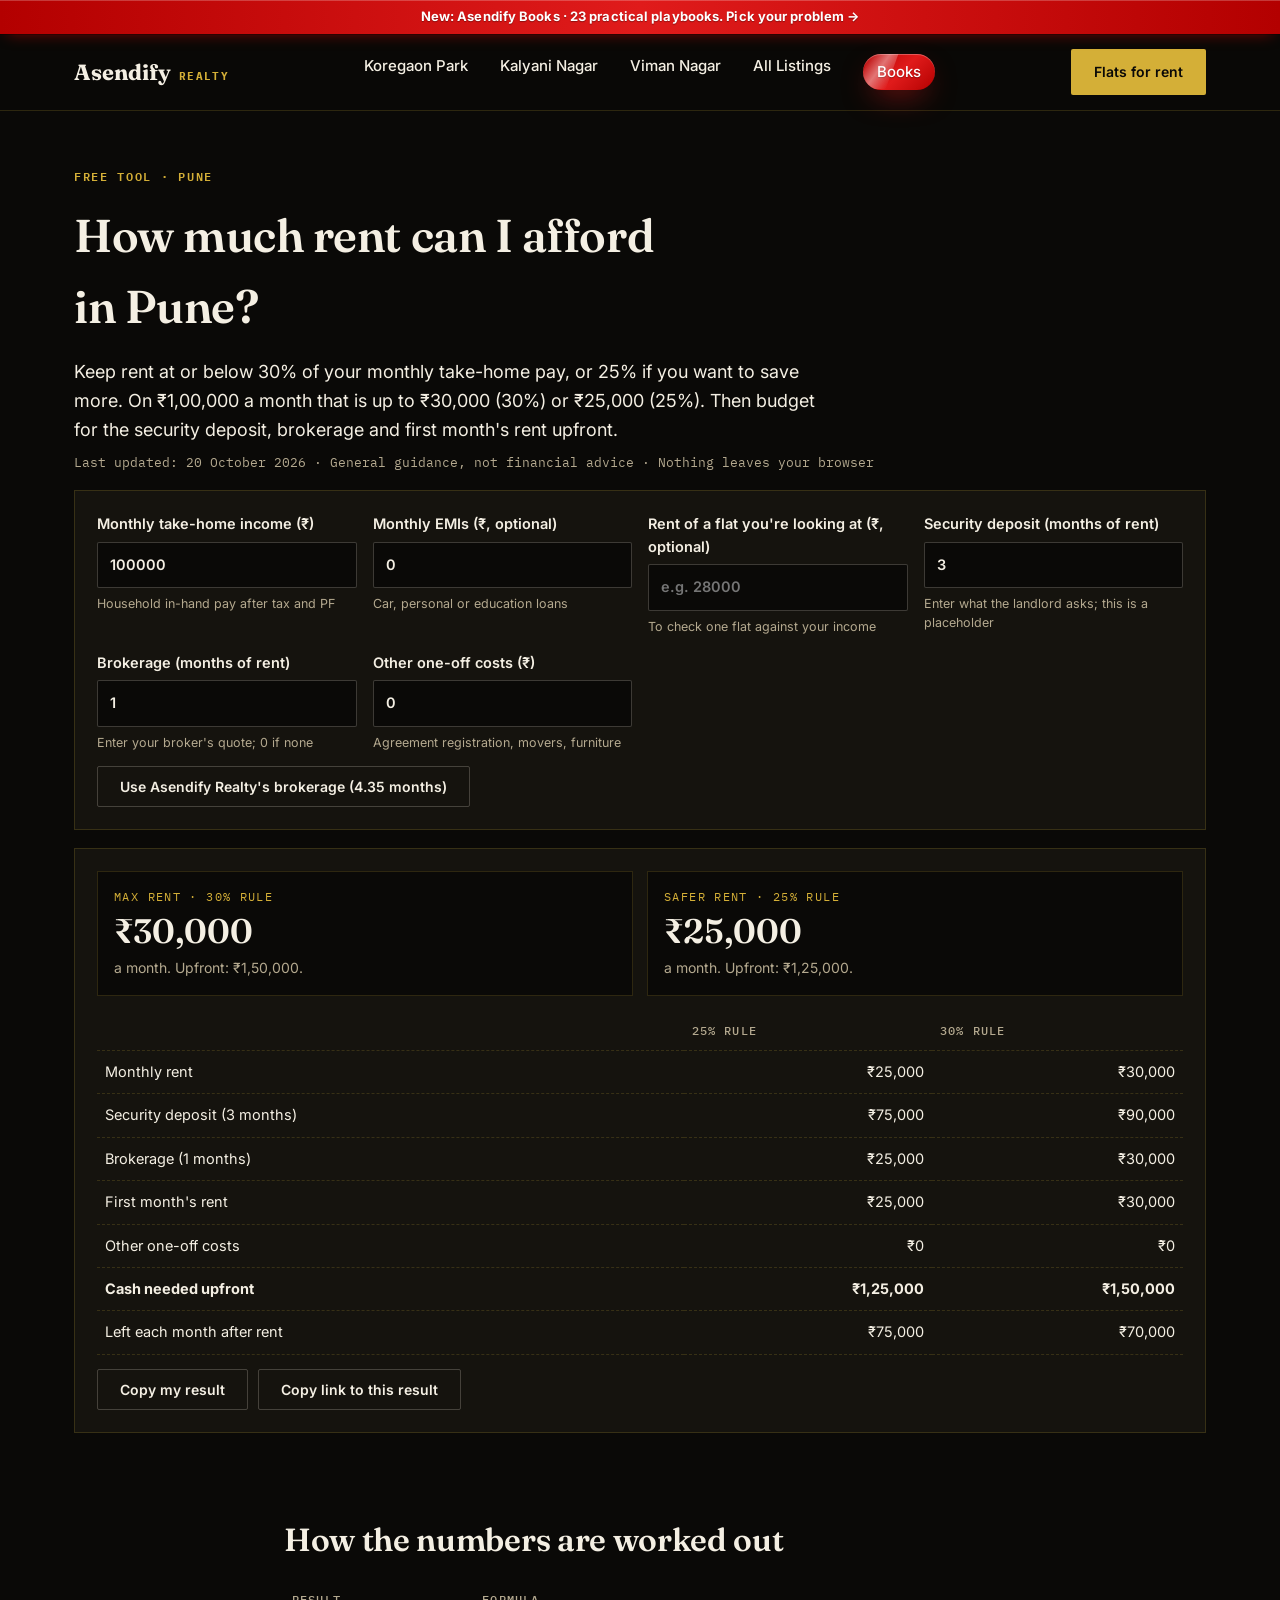
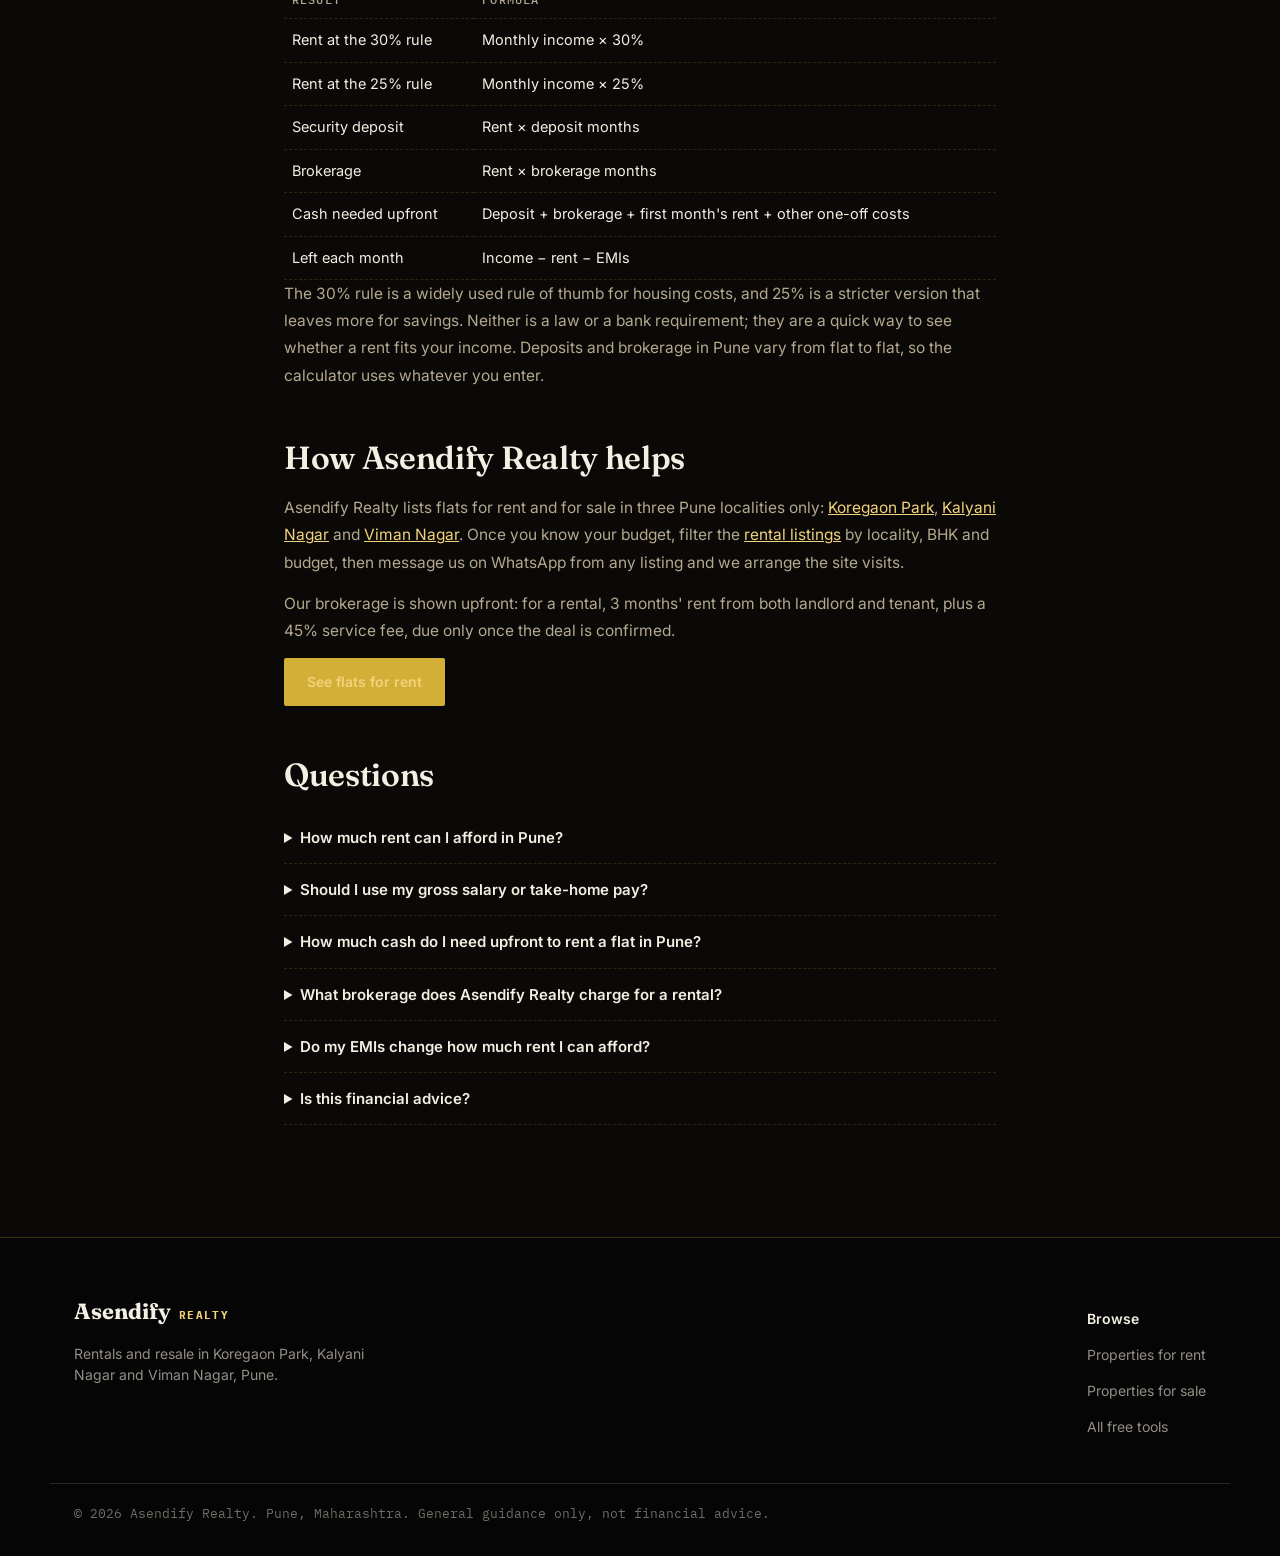
<file: pune-rent-affordability-calculator/index.html>
<!DOCTYPE html>
<html lang="en">
<head>
<meta charset="UTF-8">
<meta name="viewport" content="width=device-width, initial-scale=1.0">
<title>Pune Rent Affordability Calculator: 30% and 25% Rule | Asendify Realty</title>
<meta name="description" content="Free calculator: the rent you can afford in Pune from your monthly income under the 30% and 25% rules, plus the deposit, brokerage and upfront cash you need. General guidance.">
<link rel="canonical" href="https://realty.asendify.co/pune-rent-affordability-calculator/">
<meta property="og:type" content="website">
<meta property="og:site_name" content="Asendify Realty">
<meta property="og:title" content="How much rent can I afford in Pune? Free calculator">
<meta property="og:description" content="Rent at 30% and 25% of your income, plus deposit, brokerage and the cash you need upfront.">
<meta property="og:url" content="https://realty.asendify.co/pune-rent-affordability-calculator/">
<meta property="og:image" content="https://realty.asendify.co/pune-rent-affordability-calculator/og.png">
<meta property="og:image:width" content="1200"><meta property="og:image:height" content="630">
<meta name="twitter:card" content="summary_large_image">
<meta name="twitter:image" content="https://realty.asendify.co/pune-rent-affordability-calculator/og.png">
<link rel="stylesheet" href="/assets/css/style.css?v=3">
<script type="application/ld+json">
{
 "@context": "https://schema.org",
 "@graph": [
  {
   "@type": "WebApplication",
   "name": "Pune Rent Affordability Calculator",
   "url": "https://realty.asendify.co/pune-rent-affordability-calculator/",
   "applicationCategory": "FinanceApplication",
   "operatingSystem": "Any (web browser)",
   "isAccessibleForFree": true,
   "description": "Free rent affordability calculator for Pune: enter your monthly income to see the rent you can afford under the 30% rule and a stricter 25% rule, plus the cash you need upfront for the security deposit, brokerage and other moving costs you enter. General guidance, not financial advice.",
   "dateModified": "2026-10-20",
   "inLanguage": "en",
   "publisher": {
    "@type": "Organization",
    "name": "Asendify",
    "url": "https://www.asendify.co/"
   },
   "offers": {
    "@type": "Offer",
    "price": "0",
    "priceCurrency": "INR"
   },
   "about": {
    "@type": "RealEstateAgent",
    "name": "Asendify Realty",
    "url": "https://realty.asendify.co/"
   }
  },
  {
   "@type": "FAQPage",
   "mainEntity": [
    {
     "@type": "Question",
     "name": "How much rent can I afford in Pune?",
     "acceptedAnswer": {
      "@type": "Answer",
      "text": "A common rule of thumb is to keep rent at or below 30% of your monthly income, or 25% if you want more room to save. On ₹1,00,000 a month that is up to ₹30,000 (30%) or ₹25,000 (25%). These are general guides, not rules from any bank or landlord."
     }
    },
    {
     "@type": "Question",
     "name": "Should I use my gross salary or take-home pay?",
     "acceptedAnswer": {
      "@type": "Answer",
      "text": "Take-home (in-hand) pay is the safer choice, because it is the money you actually have each month after tax and PF. Using gross salary gives a higher figure that can feel tight in practice."
     }
    },
    {
     "@type": "Question",
     "name": "How much cash do I need upfront to rent a flat in Pune?",
     "acceptedAnswer": {
      "@type": "Answer",
      "text": "Add the security deposit, any brokerage, the first month's rent and one-off costs such as agreement registration and moving. Deposits and brokerage vary by landlord and broker, so enter the numbers you have been quoted; the calculator adds them up for you."
     }
    },
    {
     "@type": "Question",
     "name": "What brokerage does Asendify Realty charge for a rental?",
     "acceptedAnswer": {
      "@type": "Answer",
      "text": "Asendify Realty's brokerage for a rental is 3 months' rent from both the landlord and the tenant, plus a 45% service fee on top, due only once the deal is confirmed. For a tenant that is 4.35 months' rent in total. The calculator has a button to use this figure."
     }
    },
    {
     "@type": "Question",
     "name": "Do my EMIs change how much rent I can afford?",
     "acceptedAnswer": {
      "@type": "Answer",
      "text": "Yes. Rent and loan EMIs both come out of the same income. Enter your monthly EMIs and the calculator shows how much is left each month after rent and EMIs at each rent level."
     }
    },
    {
     "@type": "Question",
     "name": "Is this financial advice?",
     "acceptedAnswer": {
      "@type": "Answer",
      "text": "No. It is general guidance and simple arithmetic on the numbers you enter. Your own budget, savings goals and family needs matter more than any rule of thumb."
     }
    }
   ]
  },
  {
   "@type": "BreadcrumbList",
   "itemListElement": [
    {
     "@type": "ListItem",
     "position": 1,
     "name": "Asendify Realty",
     "item": "https://realty.asendify.co/"
    },
    {
     "@type": "ListItem",
     "position": 2,
     "name": "Pune rent affordability calculator",
     "item": "https://realty.asendify.co/pune-rent-affordability-calculator/"
    }
   ]
  }
 ]
}
</script>
<style>
.tool{padding:52px 0 10px}.tool h1{font-size:clamp(30px,4.4vw,46px);margin-top:12px;max-width:20ch}
.answer{font-size:18px;color:var(--ink);max-width:760px;margin:16px 0 8px;line-height:1.6}
.updated{font-family:var(--font-mono);font-size:12.5px;color:var(--stone);margin:0 0 6px}
.box{background:var(--paper-dim);border:1px solid var(--line);padding:22px;margin:18px 0}
.fields{display:grid;grid-template-columns:repeat(auto-fit,minmax(210px,1fr));gap:16px}
.fields label{display:flex;flex-direction:column;gap:6px;font-weight:600;font-size:14.5px}
.fields label small{font-weight:400;color:var(--stone);font-size:12.5px}
.fields input,.fields select{font:inherit;padding:11px 12px;border:1px solid var(--line-light);background:#0a0907;color:var(--ink);width:100%;min-width:0;border-radius:var(--radius)}
.fields input:focus{outline:2px solid var(--terracotta);outline-offset:1px}
.res{display:grid;grid-template-columns:repeat(auto-fit,minmax(220px,1fr));gap:14px}
.r{border:1px solid var(--line);padding:16px;background:#0a0907}
.r .k{font-family:var(--font-mono);font-size:11.5px;letter-spacing:.12em;text-transform:uppercase;color:var(--brass)}
.r .big{font-family:var(--font-display);font-size:34px;font-weight:600;line-height:1.15;margin-top:6px;overflow-wrap:anywhere}
.r p{color:var(--stone);font-size:14px;margin:6px 0 0}
.tbl{overflow-x:auto;margin-top:16px}.tbl table{width:100%;border-collapse:collapse;font-size:14.5px}.tbl td,.tbl th{border-bottom:1px dashed var(--line);padding:10px 8px;text-align:left;vertical-align:top}.tbl th{font-family:var(--font-mono);font-size:11.5px;letter-spacing:.1em;text-transform:uppercase;color:var(--stone);font-weight:500}
.tbl td.num{text-align:right;white-space:nowrap}
.prose{max-width:760px}.prose h2{font-size:clamp(24px,3vw,32px);margin:44px 0 12px}.prose p{color:var(--stone);font-size:15.5px;line-height:1.75;margin:0 0 14px}.prose p a{color:var(--brass-light);text-decoration:underline}
.faq details{border-bottom:1px dashed var(--line);padding:14px 0}.faq summary{cursor:pointer;font-weight:600;font-size:15px}.faq details p{margin:8px 0 0;font-size:14.5px}
.err{color:#ff8a7a;font-weight:600}.note{color:var(--stone);font-size:13.5px;margin-top:12px}
.btns{display:flex;gap:10px;flex-wrap:wrap;margin-top:14px}
.btn-outline{border-color:var(--line-light);color:var(--ink);background:transparent}
@media (max-width:760px){.nav-links{display:none}.r .big{font-size:28px}}
</style>
</head>
<body>
<header class="site-header">
  <div class="wrap">
    <a href="/" class="brand">Asendify <span class="sub">Realty</span></a>
    <nav class="nav-links">
      <a href="/koregaon-park.html">Koregaon Park</a>
      <a href="/kalyani-nagar.html">Kalyani Nagar</a>
      <a href="/viman-nagar.html">Viman Nagar</a>
      <a href="/listings.html">All Listings</a>
    <a class="asd-books-nav btn-red-shine" href="https://www.asendify.co/books/?utm_source=realty&utm_medium=nav">Books</a></nav>
    <a class="btn btn-primary" href="/listings.html?type=rent&amp;utm_source=tool&amp;utm_medium=pune-rent-affordability-calculator&amp;utm_campaign=header">Flats for rent</a>
  </div>
</header>
<main>
<section class="tool"><div class="wrap">
  <span class="eyebrow">Free tool · Pune</span>
  <h1>How much rent can I afford in Pune?</h1>
  <p class="answer">Keep rent at or below 30% of your monthly take-home pay, or 25% if you want to save more. On ₹1,00,000 a month that is up to ₹30,000 (30%) or ₹25,000 (25%). Then budget for the security deposit, brokerage and first month's rent upfront.</p>
  <p class="updated">Last updated: <time datetime="2026-10-20">20 October 2026</time> · General guidance, not financial advice · Nothing leaves your browser</p>

  <div class="box">
    <div class="fields">
      <label>Monthly take-home income (₹)<input type="number" id="income" min="0" step="1000" value="100000" inputmode="numeric"><small>Household in-hand pay after tax and PF</small></label>
      <label>Monthly EMIs (₹, optional)<input type="number" id="emi" min="0" step="500" value="0" inputmode="numeric"><small>Car, personal or education loans</small></label>
      <label>Rent of a flat you're looking at (₹, optional)<input type="number" id="target" min="0" step="500" value="" placeholder="e.g. 28000" inputmode="numeric"><small>To check one flat against your income</small></label>
      <label>Security deposit (months of rent)<input type="number" id="dep" min="0" max="24" step="0.5" value="3" inputmode="decimal"><small>Enter what the landlord asks; this is a placeholder</small></label>
      <label>Brokerage (months of rent)<input type="number" id="brk" min="0" max="12" step="0.05" value="1" inputmode="decimal"><small>Enter your broker's quote; 0 if none</small></label>
      <label>Other one-off costs (₹)<input type="number" id="other" min="0" step="500" value="0" inputmode="numeric"><small>Agreement registration, movers, furniture</small></label>
    </div>
    <div class="btns"><button class="btn btn-outline" type="button" id="asdFee">Use Asendify Realty's brokerage (4.35 months)</button></div>
    <p class="note" id="feeNote" hidden>Asendify Realty charges a tenant 3 months' rent as brokerage plus a 45% service fee (3 × 1.45 = 4.35 months' rent), due only once the deal is confirmed.</p>
  </div>
  <div class="box" id="out" aria-live="polite"></div>
</div></section>

<section style="padding-top:10px"><div class="wrap prose">
  <h2>How the numbers are worked out</h2>
  <div class="tbl"><table>
  <tr><th>Result</th><th>Formula</th></tr>
  <tr><td>Rent at the 30% rule</td><td>Monthly income × 30%</td></tr>
  <tr><td>Rent at the 25% rule</td><td>Monthly income × 25%</td></tr>
  <tr><td>Security deposit</td><td>Rent × deposit months</td></tr>
  <tr><td>Brokerage</td><td>Rent × brokerage months</td></tr>
  <tr><td>Cash needed upfront</td><td>Deposit + brokerage + first month's rent + other one-off costs</td></tr>
  <tr><td>Left each month</td><td>Income − rent − EMIs</td></tr>
  </table></div>
  <p>The 30% rule is a widely used rule of thumb for housing costs, and 25% is a stricter version that leaves more for savings. Neither is a law or a bank requirement; they are a quick way to see whether a rent fits your income. Deposits and brokerage in Pune vary from flat to flat, so the calculator uses whatever you enter.</p>

  <h2>How Asendify Realty helps</h2>
  <p>Asendify Realty lists flats for rent and for sale in three Pune localities only: <a href="/koregaon-park.html">Koregaon Park</a>, <a href="/kalyani-nagar.html">Kalyani Nagar</a> and <a href="/viman-nagar.html">Viman Nagar</a>. Once you know your budget, filter the <a href="/listings.html?type=rent&amp;utm_source=tool&amp;utm_medium=pune-rent-affordability-calculator&amp;utm_campaign=helps">rental listings</a> by locality, BHK and budget, then message us on WhatsApp from any listing and we arrange the site visits.</p>
  <p>Our brokerage is shown upfront: for a rental, 3 months' rent from both landlord and tenant, plus a 45% service fee, due only once the deal is confirmed.</p>
  <p><a class="btn btn-primary" style="text-decoration:none" href="/listings.html?type=rent&amp;utm_source=tool&amp;utm_medium=pune-rent-affordability-calculator&amp;utm_campaign=cta">See flats for rent</a></p>

  <h2>Questions</h2>
  <div class="faq">
<details><summary>How much rent can I afford in Pune?</summary><p>A common rule of thumb is to keep rent at or below 30% of your monthly income, or 25% if you want more room to save. On ₹1,00,000 a month that is up to ₹30,000 (30%) or ₹25,000 (25%). These are general guides, not rules from any bank or landlord.</p></details>
<details><summary>Should I use my gross salary or take-home pay?</summary><p>Take-home (in-hand) pay is the safer choice, because it is the money you actually have each month after tax and PF. Using gross salary gives a higher figure that can feel tight in practice.</p></details>
<details><summary>How much cash do I need upfront to rent a flat in Pune?</summary><p>Add the security deposit, any brokerage, the first month's rent and one-off costs such as agreement registration and moving. Deposits and brokerage vary by landlord and broker, so enter the numbers you have been quoted; the calculator adds them up for you.</p></details>
<details><summary>What brokerage does Asendify Realty charge for a rental?</summary><p>Asendify Realty's brokerage for a rental is 3 months' rent from both the landlord and the tenant, plus a 45% service fee on top, due only once the deal is confirmed. For a tenant that is 4.35 months' rent in total. The calculator has a button to use this figure.</p></details>
<details><summary>Do my EMIs change how much rent I can afford?</summary><p>Yes. Rent and loan EMIs both come out of the same income. Enter your monthly EMIs and the calculator shows how much is left each month after rent and EMIs at each rent level.</p></details>
<details><summary>Is this financial advice?</summary><p>No. It is general guidance and simple arithmetic on the numbers you enter. Your own budget, savings goals and family needs matter more than any rule of thumb.</p></details>
  </div>
</div></section>
</main>
<footer>
  <div class="wrap">
    <div>
      <a href="/" class="brand">Asendify <span class="sub" style="color:var(--brass-light);">Realty</span></a>
      <p>Rentals and resale in Koregaon Park, Kalyani Nagar and Viman Nagar, Pune.</p>
    </div>
    <div>
      <p style="color:var(--ink);font-weight:600;margin-bottom:8px;">Browse</p>
      <p><a href="/listings.html?type=rent">Properties for rent</a></p>
      <p><a href="/listings.html?type=buy">Properties for sale</a></p>
      <p><a href="https://www.asendify.co/tools/">All free tools</a></p>
    </div>
  </div>
  <div class="wrap fine">&copy; 2026 Asendify Realty. Pune, Maharashtra. General guidance only, not financial advice.</div>
</footer>
<script>
(function(){
'use strict';
var $=function(i){return document.getElementById(i)};
var IDS=['income','emi','target','dep','brk','other'];
function num(i){var x=parseFloat(String($(i).value).replace(/[, ]/g,''));return isFinite(x)?x:0}
function inr(x){if(!isFinite(x))return '–';var neg=x<0;return (neg?'−':'')+'₹'+new Intl.NumberFormat('en-IN',{maximumFractionDigits:0}).format(Math.abs(Math.round(x)))}
function afford(o){
 if(!(o.income>0))return {err:'Enter your monthly take-home income.'};
 if(o.dep<0||o.brk<0||o.other<0||o.emi<0)return {err:'Amounts can\'t be negative.'};
 function at(rent){var dep=rent*o.dep,brk=rent*o.brk;return {rent:rent,dep:dep,brk:brk,upfront:dep+brk+rent+o.other,left:o.income-rent-o.emi,pct:rent/o.income}}
 var r={r30:at(o.income*0.30),r25:at(o.income*0.25)};
 if(o.target>0)r.t=at(o.target);
 return r;
}
if(typeof module!=='undefined')module.exports={afford:afford};
function calc(){
 var o={income:num('income'),emi:num('emi'),target:num('target'),dep:num('dep'),brk:num('brk'),other:num('other')};
 var r=afford(o),h;
 if(r.err){$('out').innerHTML='<p class="err">'+r.err+'</p>';save();return}
 h='<div class="res">'
 +'<div class="r"><div class="k">Max rent · 30% rule</div><div class="big" id="r30">'+inr(r.r30.rent)+'</div><p>a month. Upfront: '+inr(r.r30.upfront)+'.</p></div>'
 +'<div class="r"><div class="k">Safer rent · 25% rule</div><div class="big" id="r25">'+inr(r.r25.rent)+'</div><p>a month. Upfront: '+inr(r.r25.upfront)+'.</p></div>';
 if(r.t){var p=r.t.pct;h+='<div class="r"><div class="k">The flat you entered</div><div class="big" id="rT">'+(p*100).toFixed(1)+'%</div><p>of your income. '+(p<=0.25?'Within the 25% rule.':p<=0.30?'Within 30%, above the stricter 25%.':'Above the 30% rule: it may stretch your budget.')+'</p></div>'}
 h+='</div>';
 h+='<div class="tbl"><table><tr><th></th><th class="num">25% rule</th><th class="num">30% rule</th>'+(r.t?'<th class="num">Your flat</th>':'')+'</tr>';
 var rows=[['Monthly rent','rent'],['Security deposit ('+fmt(o.dep)+' months)','dep'],['Brokerage ('+fmt(o.brk)+' months)','brk'],['First month\'s rent','rent'],['Other one-off costs',null],['<b>Cash needed upfront</b>','upfront'],['Left each month after rent'+(o.emi>0?' and EMIs':''),'left']];
 rows.forEach(function(row){h+='<tr><td>'+row[0]+'</td>';[r.r25,r.r30].concat(r.t?[r.t]:[]).forEach(function(x){var v=row[1]?x[row[1]]:o.other;h+='<td class="num">'+(row[1]==='upfront'?'<b>'+inr(v)+'</b>':inr(v))+'</td>'});h+='</tr>'});
 h+='</table></div>';
 if(o.emi>0&&(o.emi/o.income)>0.4)h+='<p class="note">Your EMIs are '+(o.emi/o.income*100).toFixed(0)+'% of your income already; a lower rent than the rules above may be wiser.</p>';
 h+='<div class="btns"><button class="btn btn-outline" type="button" id="copyBtn">Copy my result</button><button class="btn btn-outline" type="button" id="linkBtn">Copy link to this result</button></div>';
 $('out').innerHTML=h;
 var txt='On '+inr(o.income)+' a month I can afford about '+inr(r.r30.rent)+' rent (30% rule) or '+inr(r.r25.rent)+' (25% rule), with '+inr(r.r30.upfront)+' upfront at the 30% level.';
 $('copyBtn').onclick=function(){copy(txt,this,'Copied ✓')};
 $('linkBtn').onclick=function(){copy(location.origin+location.pathname+'?'+qs(),this,'Link copied ✓')};
 save();
}
function fmt(x){return new Intl.NumberFormat('en-IN',{maximumFractionDigits:2}).format(x)}
function qs(){var p=new URLSearchParams();IDS.forEach(function(i){p.set(i,String($(i).value).slice(0,20))});return p.toString()}
function save(){try{history.replaceState(null,'','?'+qs())}catch(e){}}
function copy(t,b,done){var ok=function(){b.textContent=done};if(navigator.clipboard&&navigator.clipboard.writeText){navigator.clipboard.writeText(t).then(ok,ok)}else ok()}
var q=new URLSearchParams(location.search);IDS.forEach(function(i){if(q.has(i)){var v=parseFloat(q.get(i));$(i).value=isFinite(v)&&v>=0?String(v):''}});
IDS.forEach(function(i){$(i).addEventListener('input',calc)});
$('asdFee').onclick=function(){$('brk').value='4.35';$('feeNote').hidden=false;calc()};
calc();
})();
</script>
<script src="/asd-booksbar.js" data-src="realty" defer></script>
<script>/* 2026-10-20: real-visit counter for the Asendify Channels dashboard (same rules as the book shops). */
(function(){try{if(sessionStorage.getItem('asd_sv')==='1')return;var q0=new URLSearchParams(location.search);
if(q0.get('internal')==='1')document.cookie='asd_internal=1; domain=.asendify.co; path=/; max-age=63072000; SameSite=Lax; Secure';
if(/(^|;\s*)asd_internal=1/.test(document.cookie))return;
if(navigator.webdriver||/bot\b|bot\/|crawl|spider|slurp|preview|headless|lighthouse|scanner|facebookexternalhit/i.test(navigator.userAgent))return;
var c=function(v){return String(v||'').toLowerCase().replace(/[^a-z0-9._-]/g,'').slice(0,60)};var src='';
if(q0.get('utm_source'))src=[c(q0.get('utm_source')),c(q0.get('utm_medium')),c(q0.get('utm_campaign'))].join('/');
var own='';if(!src&&document.referrer){var h=new URL(document.referrer).hostname.replace(/^www\./,'');if(h&&!/(^|\.)asendify\.co$/.test(h))src='ref/'+c(h);else if(h)own='site/'+(c(h.replace(/\.?asendify\.co$/,''))||'www');}
/* 2026-10-28 (Manthan: tag every visit): first-touch source cookie (7 days, all asendify.co sites) so a visitor who came from Instagram and then opens a 2nd page/site keeps that source; own-site hops are site/<name>; the API labels in-app browsers. */
var m0=document.cookie.match(/(^|;\s*)asd_src=([a-z0-9._\/-]{1,80})/);if(src)document.cookie='asd_src='+src+'; domain=.asendify.co; path=/; max-age=604800; SameSite=Lax; Secure';else if(m0)src=m0[2];else if(own)src=own;
src=src||'direct';var path=location.pathname.replace(/[^a-zA-Z0-9._\/-]/g,'').slice(0,120)||'/';
var acts=['scroll','pointerdown','touchstart','keydown','mousemove','wheel'],sent=false,shown=0,tick;
var send=function(how){if(sent)return;sent=true;clearInterval(tick);acts.forEach(function(e){removeEventListener(e,on,true)});
try{sessionStorage.setItem('asd_sv','1')}catch(e){}
fetch('https://playbook.asendify.co/api/ref',{method:'POST',mode:'no-cors',keepalive:true,headers:{'Content-Type':'text/plain'},body:JSON.stringify({visit:src,page:path,engaged:how,product:'realty'})}).catch(function(){})};
var on=function(){send('interact')};acts.forEach(function(e){addEventListener(e,on,{capture:true,passive:true})});
tick=setInterval(function(){if(document.visibilityState==='visible'&&(shown+=1000)>=12000)send('time')},1000);}catch(e){}})();</script>
</body>
</html>
</file>
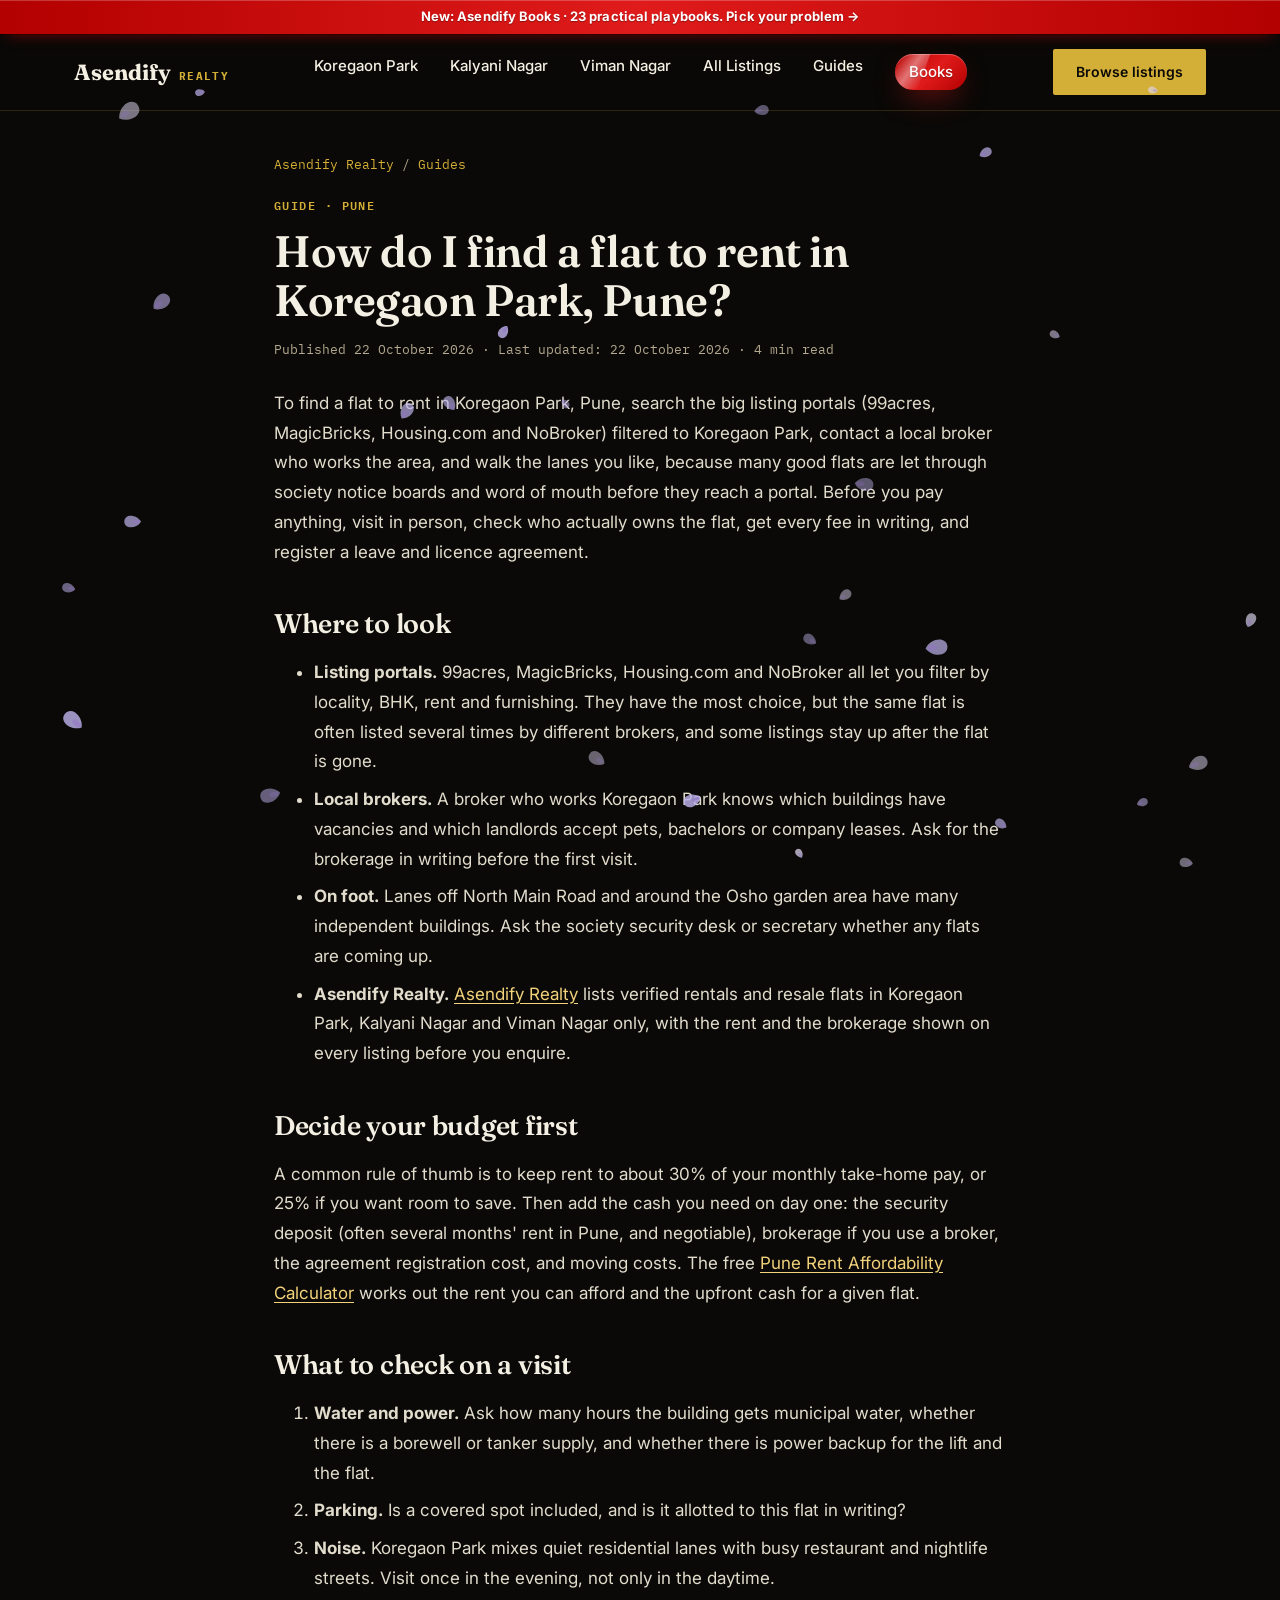
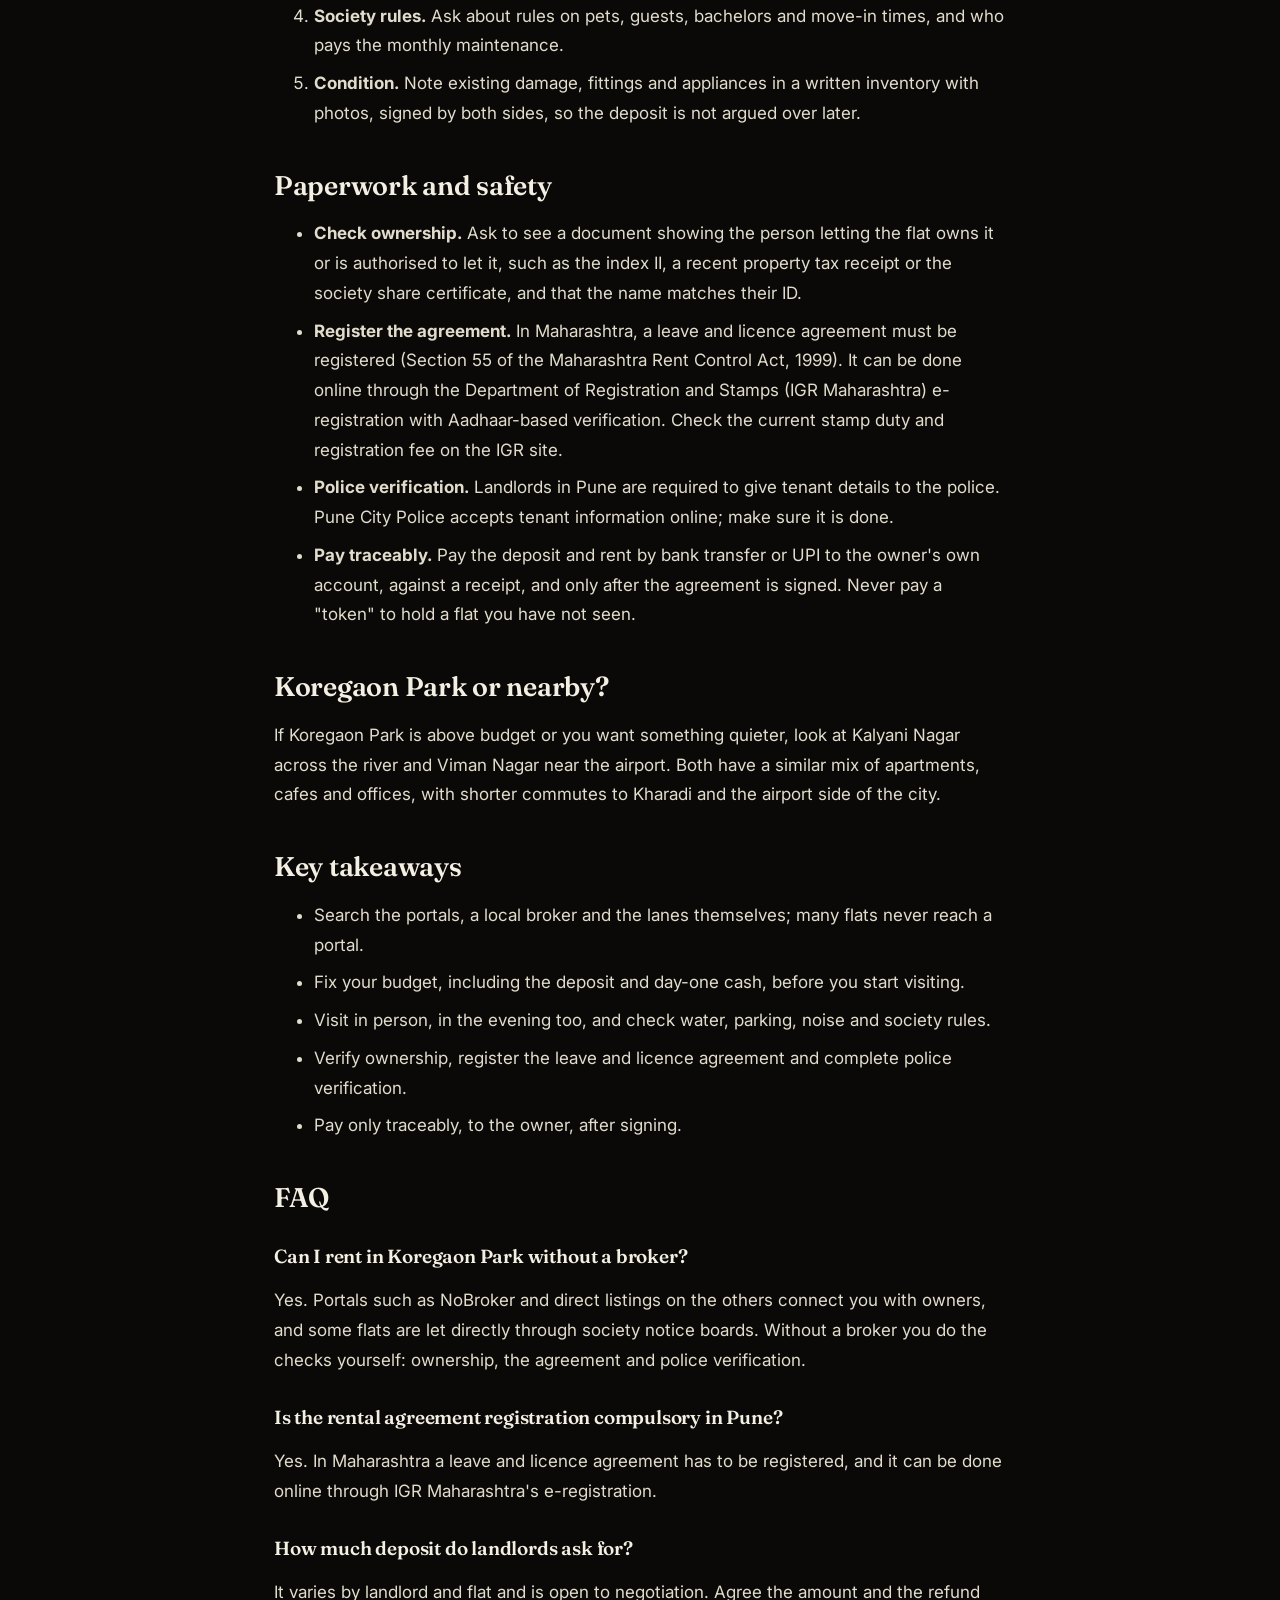
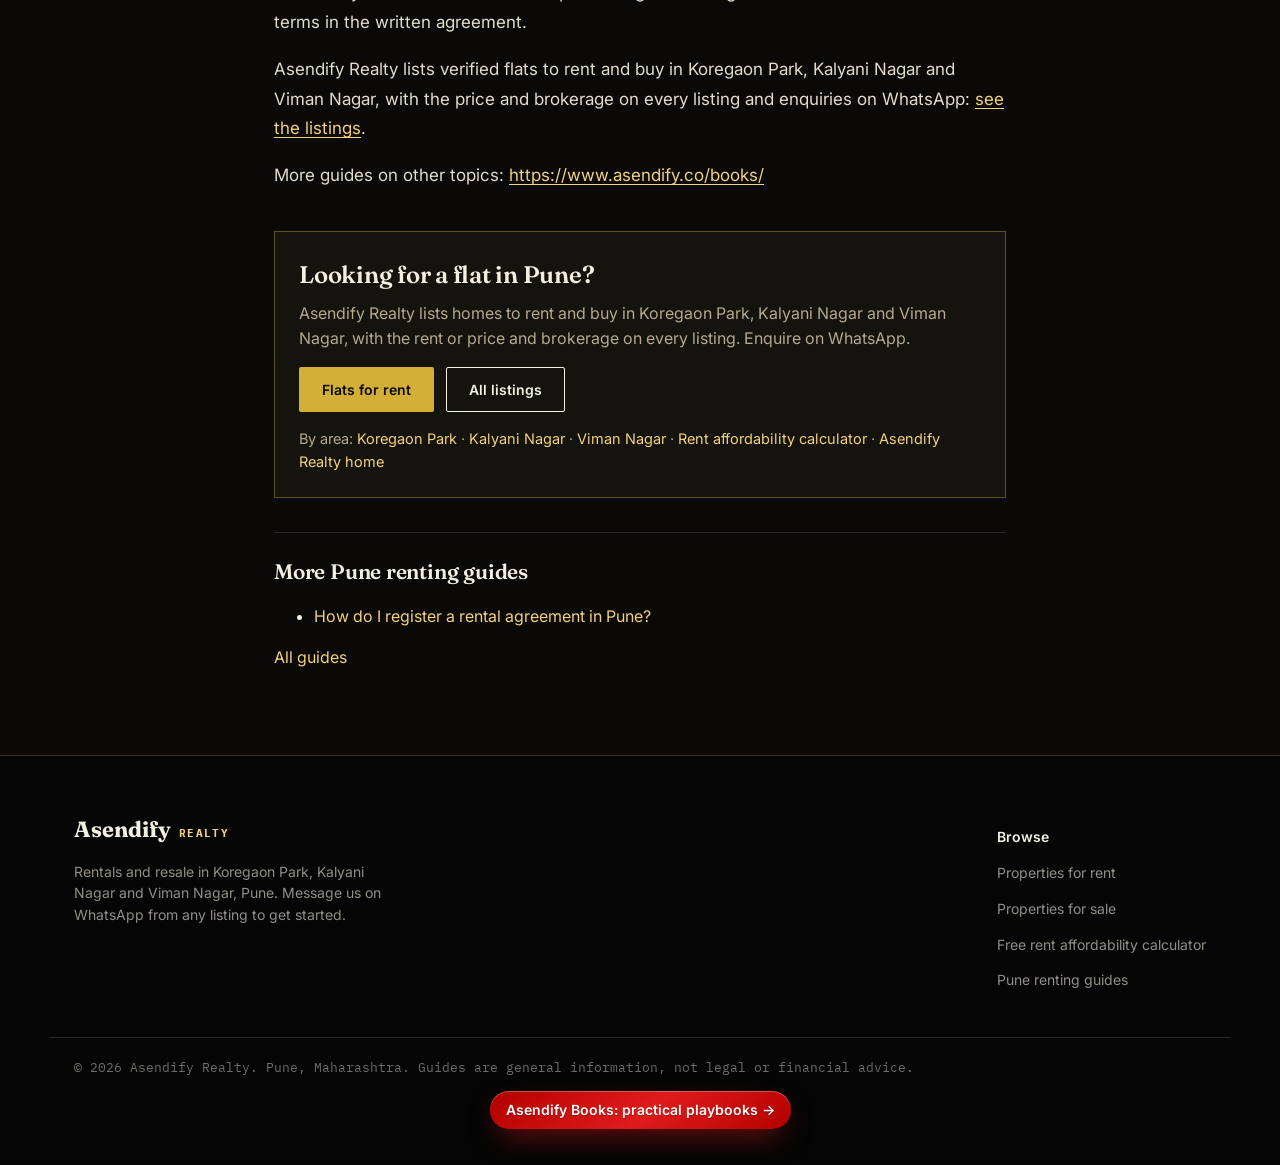
<file: blog/find-flat-to-rent-koregaon-park-pune/index.html>
<!DOCTYPE html>
<html lang="en">
<head>
<meta charset="UTF-8">
<meta name="viewport" content="width=device-width, initial-scale=1.0">
<title>How do I find a flat to rent in Koregaon Park, Pune? | Asendify Realty</title>
<meta name="description" content="Search the portals, a local broker and the lanes themselves, fix your budget and day-one cash, then verify ownership, register the leave and licence agreement and pay traceably.">
<link rel="canonical" href="https://realty.asendify.co/blog/find-flat-to-rent-koregaon-park-pune/">
<meta property="og:type" content="article">
<meta property="og:site_name" content="Asendify Realty">
<meta property="og:title" content="How do I find a flat to rent in Koregaon Park, Pune?">
<meta property="og:description" content="Search the portals, a local broker and the lanes themselves, fix your budget and day-one cash, then verify ownership, register the leave and licence agreement and pay traceably.">
<meta property="og:url" content="https://realty.asendify.co/blog/find-flat-to-rent-koregaon-park-pune/">
<meta property="og:image" content="https://realty.asendify.co/blog/og.png">
<meta property="og:image:width" content="1200"><meta property="og:image:height" content="630">
<meta name="twitter:card" content="summary_large_image">
<meta name="twitter:title" content="How do I find a flat to rent in Koregaon Park, Pune?">
<meta name="twitter:description" content="Search the portals, a local broker and the lanes themselves, fix your budget and day-one cash, then verify ownership, register the leave and licence agreement and pay traceably.">
<meta name="twitter:image" content="https://realty.asendify.co/blog/og.png">
<link rel="stylesheet" href="/assets/css/style.css?v=3">
<style>.post{padding:44px 0 30px}.post .wrap{max-width:780px}.crumbs{font-family:var(--font-mono);font-size:12.5px;color:var(--stone);margin:0 0 18px}.crumbs a{color:var(--brass)}.eyebrow{display:inline-block;font-family:var(--font-mono);font-size:12px;letter-spacing:.12em;text-transform:uppercase;color:var(--brass);margin-bottom:12px}.post h1{font-family:var(--font-display);font-size:clamp(30px,5.4vw,44px);line-height:1.12;margin:0 0 14px}.updated{font-family:var(--font-mono);font-size:12.5px;color:var(--stone);margin:0 0 30px}.post-body{font-size:17px;line-height:1.75}.post-body p,.post-body li{color:#e2dccd}.post-body li{margin:0 0 8px}.post-body h2{font-family:var(--font-display);font-size:27px;line-height:1.25;margin:40px 0 12px}.post-body h3{font-size:19px;line-height:1.4;margin:28px 0 8px}.post-body a,.related a,.blog-list a h2{color:var(--brass-light)}.post-body a{text-decoration:underline;text-underline-offset:3px;overflow-wrap:anywhere}.post-body blockquote{margin:18px 0;padding:6px 16px;border-left:3px solid var(--brass);color:var(--stone)}.table-wrap{overflow-x:auto}.post-body table{width:100%;border-collapse:collapse;margin:18px 0;font-size:.95em}.post-body th,.post-body td{border:1px solid var(--line);padding:8px 10px;text-align:left;vertical-align:top}.post-cta{border:1px solid rgba(212,175,55,.4);background:var(--paper-dim);padding:24px;margin:40px 0 10px}.post-cta h2{font-family:var(--font-display);font-size:24px;margin:0 0 8px}.post-cta p{color:var(--stone);margin:0 0 16px}.post-cta .btns{display:flex;gap:12px;flex-wrap:wrap}.post-cta .areas{margin:16px 0 0;font-size:14.5px}.post-cta .areas a{color:var(--brass-light)}.related{margin:34px 0 0;padding:22px 0 0;border-top:1px solid var(--line)}.related h2{font-family:var(--font-display);font-size:21px;margin:0 0 10px}.related li{margin:0 0 8px}.blog-list{list-style:none;padding:0;margin:10px 0 0}.blog-list li{border-top:1px solid var(--line);padding:20px 0}.blog-list a{display:block}.blog-list h2{font-family:var(--font-display);font-size:23px;line-height:1.3;margin:0 0 6px}.blog-list p{color:var(--stone);margin:0 0 6px}.blog-list .m{font-family:var(--font-mono);font-size:12px;color:var(--stone)}@media (max-width:600px){.post .wrap,.site-header .wrap,footer .wrap{padding:0 16px}.post{padding-top:30px}.site-header .btn{padding:9px 14px}}</style>
<script type="application/ld+json">{"@context": "https://schema.org", "@graph": [{"@type": "Article", "headline": "How do I find a flat to rent in Koregaon Park, Pune?", "description": "Search the portals, a local broker and the lanes themselves, fix your budget and day-one cash, then verify ownership, register the leave and licence agreement and pay traceably.", "datePublished": "2026-10-22T08:24:24.887150+00:00", "dateModified": "2026-10-22T08:24:24.887150+00:00", "image": "https://realty.asendify.co/blog/og.png", "mainEntityOfPage": "https://realty.asendify.co/blog/find-flat-to-rent-koregaon-park-pune/", "inLanguage": "en-IN", "author": {"@type": "Organization", "name": "Asendify Realty", "url": "https://realty.asendify.co/"}, "publisher": {"@type": "Organization", "name": "Asendify", "url": "https://www.asendify.co/"}}, {"@type": "FAQPage", "mainEntity": [{"@type": "Question", "name": "Can I rent in Koregaon Park without a broker?", "acceptedAnswer": {"@type": "Answer", "text": "Yes. Portals such as NoBroker and direct listings on the others connect you with owners, and some flats are let directly through society notice boards. Without a broker you do the checks yourself: ownership, the agreement and police verification."}}, {"@type": "Question", "name": "Is the rental agreement registration compulsory in Pune?", "acceptedAnswer": {"@type": "Answer", "text": "Yes. In Maharashtra a leave and licence agreement has to be registered, and it can be done online through IGR Maharashtra's e-registration."}}, {"@type": "Question", "name": "How much deposit do landlords ask for?", "acceptedAnswer": {"@type": "Answer", "text": "It varies by landlord and flat and is open to negotiation. Agree the amount and the refund terms in the written agreement. Asendify Realty lists verified flats to rent and buy in Koregaon Park, Kalyani Nagar and Viman Nagar, with the price and brokerage on every listing and enquiries on WhatsApp: see the listings."}}]}, {"@type": "BreadcrumbList", "itemListElement": [{"@type": "ListItem", "position": 1, "name": "Asendify Realty", "item": "https://realty.asendify.co/"}, {"@type": "ListItem", "position": 2, "name": "Guides", "item": "https://realty.asendify.co/blog/"}, {"@type": "ListItem", "position": 3, "name": "How do I find a flat to rent in Koregaon Park, Pune?", "item": "https://realty.asendify.co/blog/find-flat-to-rent-koregaon-park-pune/"}]}]}</script>
</head>
<body>
<header class="site-header">
  <div class="wrap">
    <a href="/" class="brand">Asendify <span class="sub">Realty</span></a>
    <nav class="nav-links">
      <a href="/koregaon-park.html">Koregaon Park</a>
      <a href="/kalyani-nagar.html">Kalyani Nagar</a>
      <a href="/viman-nagar.html">Viman Nagar</a>
      <a href="/listings.html">All Listings</a>
      <a href="/blog/">Guides</a>
    <a class="asd-books-nav btn-red-shine" href="https://www.asendify.co/books/?utm_source=realty&amp;utm_medium=nav">Books</a></nav>
    <a class="btn btn-primary" href="/listings.html?utm_source=blog&amp;utm_medium=header&amp;utm_campaign=find-flat-to-rent-koregaon-park-pune">Browse listings</a>
  </div>
</header>
<main>
<!-- realty-article: built by scripts/build_realty_blog.py from shop_articles (product=realty) -->
<article class="post"><div class="wrap">
  <nav class="crumbs" aria-label="Breadcrumb"><a href="/">Asendify Realty</a> / <a href="/blog/">Guides</a></nav>
  <span class="eyebrow">Guide · Pune</span>
  <h1>How do I find a flat to rent in Koregaon Park, Pune?</h1>
  <p class="updated">Published <time datetime="2026-10-22">22 October 2026</time> · Last updated: <time datetime="2026-10-22">22 October 2026</time> · 4 min read</p>
  <div class="post-body">
<p>To find a flat to rent in Koregaon Park, Pune, search the big listing portals (99acres, MagicBricks, Housing.com and NoBroker) filtered to Koregaon Park, contact a local broker who works the area, and walk the lanes you like, because many good flats are let through society notice boards and word of mouth before they reach a portal. Before you pay anything, visit in person, check who actually owns the flat, get every fee in writing, and register a leave and licence agreement.</p>
<h2>Where to look</h2>
<ul><li><strong>Listing portals.</strong> 99acres, MagicBricks, Housing.com and NoBroker all let you filter by locality, BHK, rent and furnishing. They have the most choice, but the same flat is often listed several times by different brokers, and some listings stay up after the flat is gone.</li><li><strong>Local brokers.</strong> A broker who works Koregaon Park knows which buildings have vacancies and which landlords accept pets, bachelors or company leases. Ask for the brokerage in writing before the first visit.</li><li><strong>On foot.</strong> Lanes off North Main Road and around the Osho garden area have many independent buildings. Ask the society security desk or secretary whether any flats are coming up.</li><li><strong>Asendify Realty.</strong> <a href="https://realty.asendify.co/?utm_source=blog&amp;utm_medium=article">Asendify Realty</a> lists verified rentals and resale flats in Koregaon Park, Kalyani Nagar and Viman Nagar only, with the rent and the brokerage shown on every listing before you enquire.</li></ul>
<h2>Decide your budget first</h2>
<p>A common rule of thumb is to keep rent to about 30% of your monthly take-home pay, or 25% if you want room to save. Then add the cash you need on day one: the security deposit (often several months&#x27; rent in Pune, and negotiable), brokerage if you use a broker, the agreement registration cost, and moving costs. The free <a href="https://realty.asendify.co/pune-rent-affordability-calculator/">Pune Rent Affordability Calculator</a> works out the rent you can afford and the upfront cash for a given flat.</p>
<h2>What to check on a visit</h2>
<ol><li><strong>Water and power.</strong> Ask how many hours the building gets municipal water, whether there is a borewell or tanker supply, and whether there is power backup for the lift and the flat.</li><li><strong>Parking.</strong> Is a covered spot included, and is it allotted to this flat in writing?</li><li><strong>Noise.</strong> Koregaon Park mixes quiet residential lanes with busy restaurant and nightlife streets. Visit once in the evening, not only in the daytime.</li><li><strong>Society rules.</strong> Ask about rules on pets, guests, bachelors and move-in times, and who pays the monthly maintenance.</li><li><strong>Condition.</strong> Note existing damage, fittings and appliances in a written inventory with photos, signed by both sides, so the deposit is not argued over later.</li></ol>
<h2>Paperwork and safety</h2>
<ul><li><strong>Check ownership.</strong> Ask to see a document showing the person letting the flat owns it or is authorised to let it, such as the index II, a recent property tax receipt or the society share certificate, and that the name matches their ID.</li><li><strong>Register the agreement.</strong> In Maharashtra, a leave and licence agreement must be registered (Section 55 of the Maharashtra Rent Control Act, 1999). It can be done online through the Department of Registration and Stamps (IGR Maharashtra) e-registration with Aadhaar-based verification. Check the current stamp duty and registration fee on the IGR site.</li><li><strong>Police verification.</strong> Landlords in Pune are required to give tenant details to the police. Pune City Police accepts tenant information online; make sure it is done.</li><li><strong>Pay traceably.</strong> Pay the deposit and rent by bank transfer or UPI to the owner&#x27;s own account, against a receipt, and only after the agreement is signed. Never pay a &quot;token&quot; to hold a flat you have not seen.</li></ul>
<h2>Koregaon Park or nearby?</h2>
<p>If Koregaon Park is above budget or you want something quieter, look at Kalyani Nagar across the river and Viman Nagar near the airport. Both have a similar mix of apartments, cafes and offices, with shorter commutes to Kharadi and the airport side of the city.</p>
<h2>Key takeaways</h2>
<ul><li>Search the portals, a local broker and the lanes themselves; many flats never reach a portal.</li><li>Fix your budget, including the deposit and day-one cash, before you start visiting.</li><li>Visit in person, in the evening too, and check water, parking, noise and society rules.</li><li>Verify ownership, register the leave and licence agreement and complete police verification.</li><li>Pay only traceably, to the owner, after signing.</li></ul>
<h2>FAQ</h2>
<h3>Can I rent in Koregaon Park without a broker?</h3>
<p>Yes. Portals such as NoBroker and direct listings on the others connect you with owners, and some flats are let directly through society notice boards. Without a broker you do the checks yourself: ownership, the agreement and police verification.</p>
<h3>Is the rental agreement registration compulsory in Pune?</h3>
<p>Yes. In Maharashtra a leave and licence agreement has to be registered, and it can be done online through IGR Maharashtra&#x27;s e-registration.</p>
<h3>How much deposit do landlords ask for?</h3>
<p>It varies by landlord and flat and is open to negotiation. Agree the amount and the refund terms in the written agreement.</p>
<p>Asendify Realty lists verified flats to rent and buy in Koregaon Park, Kalyani Nagar and Viman Nagar, with the price and brokerage on every listing and enquiries on WhatsApp: <a href="https://realty.asendify.co/listings.html?type=rent&amp;utm_source=blog&amp;utm_medium=article">see the listings</a>.</p>
<p>More guides on other topics: <a href="https://www.asendify.co/books/">https://www.asendify.co/books/</a></p>
  </div>
  <div class="post-cta">
    <h2>Looking for a flat in Pune?</h2>
    <p>Asendify Realty lists homes to rent and buy in Koregaon Park, Kalyani Nagar and Viman Nagar, with the rent or price and brokerage on every listing. Enquire on WhatsApp.</p>
    <div class="btns"><a class="btn btn-primary" href="/listings.html?type=rent&amp;utm_source=blog&amp;utm_medium=article&amp;utm_campaign=find-flat-to-rent-koregaon-park-pune">Flats for rent</a><a class="btn btn-outline" href="/listings.html?utm_source=blog&amp;utm_medium=article&amp;utm_campaign=find-flat-to-rent-koregaon-park-pune">All listings</a></div>
    <p class="areas">By area: <a href="/koregaon-park.html">Koregaon Park</a> · <a href="/kalyani-nagar.html">Kalyani Nagar</a> · <a href="/viman-nagar.html">Viman Nagar</a> · <a href="/pune-rent-affordability-calculator/">Rent affordability calculator</a> · <a href="/">Asendify Realty home</a></p>
  </div>
<aside class="related"><h2>More Pune renting guides</h2><ul><li><a href="/blog/register-rental-agreement-pune-leave-and-licence/">How do I register a rental agreement in Pune?</a></li></ul><p><a href="/blog/">All guides</a></p></aside>
</div></article>
</main>
<footer>
  <div class="wrap">
    <div>
      <a href="/" class="brand">Asendify <span class="sub" style="color:var(--brass-light);">Realty</span></a>
      <p>Rentals and resale in Koregaon Park, Kalyani Nagar and Viman Nagar, Pune. Message us on WhatsApp from any listing to get started.</p>
    </div>
    <div>
      <p style="color:var(--ink);font-weight:600;margin-bottom:8px;">Browse</p>
      <p><a href="/listings.html?type=rent">Properties for rent</a></p>
      <p><a href="/listings.html?type=buy">Properties for sale</a></p>
      <p><a href="/pune-rent-affordability-calculator/">Free rent affordability calculator</a></p>
      <p><a href="/blog/">Pune renting guides</a></p>
    </div>
  </div>
  <div class="wrap fine">&copy; 2026 Asendify Realty. Pune, Maharashtra. Guides are general information, not legal or financial advice.</div>
<div class="asd-books-line" style="text-align:center;padding:14px 16px 4px;font-size:14px"><a class="asd-books-foot btn-red-shine" href="https://www.asendify.co/books/?utm_source=realty&amp;utm_medium=footer">Asendify Books: practical playbooks &rarr;</a></div></footer>
<script src="/assets/js/blossom.js?v=5" defer></script>
<script src="/asd-booksbar.js" data-src="realty" defer></script>
<script>/* 2026-10-20: real-visit counter for the Asendify Channels dashboard (same rules as the book shops and the other sites). */
(function(){try{if(sessionStorage.getItem('asd_sv')==='1')return;var q0=new URLSearchParams(location.search);
if(q0.get('internal')==='1')document.cookie='asd_internal=1; domain=.asendify.co; path=/; max-age=63072000; SameSite=Lax; Secure';
if(/(^|;\s*)asd_internal=1/.test(document.cookie))return;
if(navigator.webdriver||/bot\b|bot\/|crawl|spider|slurp|preview|headless|lighthouse|scanner|facebookexternalhit/i.test(navigator.userAgent))return;
var c=function(v){return String(v||'').toLowerCase().replace(/[^a-z0-9._-]/g,'').slice(0,60)};var src='';
if(q0.get('utm_source'))src=[c(q0.get('utm_source')),c(q0.get('utm_medium')),c(q0.get('utm_campaign'))].join('/');
var own='';if(!src&&document.referrer){var h=new URL(document.referrer).hostname.replace(/^www\./,'');if(h&&!/(^|\.)asendify\.co$/.test(h))src='ref/'+c(h);else if(h)own='site/'+(c(h.replace(/\.?asendify\.co$/,''))||'www');}
/* 2026-10-28 (Manthan: tag every visit): first-touch source cookie (7 days, all asendify.co sites) so a visitor who came from Instagram and then opens a 2nd page/site keeps that source; own-site hops are site/<name>; the API labels in-app browsers. */
var m0=document.cookie.match(/(^|;\s*)asd_src=([a-z0-9._\/-]{1,80})/);if(src)document.cookie='asd_src='+src+'; domain=.asendify.co; path=/; max-age=604800; SameSite=Lax; Secure';else if(m0)src=m0[2];else if(own)src=own;
src=src||'direct';var path=location.pathname.replace(/[^a-zA-Z0-9._\/-]/g,'').slice(0,120)||'/';
var acts=['scroll','pointerdown','touchstart','keydown','mousemove','wheel'],sent=false,shown=0,tick;
var send=function(how){if(sent)return;sent=true;clearInterval(tick);acts.forEach(function(e){removeEventListener(e,on,true)});
try{sessionStorage.setItem('asd_sv','1')}catch(e){}
fetch('https://playbook.asendify.co/api/ref',{method:'POST',mode:'no-cors',keepalive:true,headers:{'Content-Type':'text/plain'},body:JSON.stringify({visit:src,page:path,engaged:how,product:'realty'})}).catch(function(){})};
var on=function(){send('interact')};acts.forEach(function(e){addEventListener(e,on,{capture:true,passive:true})});
tick=setInterval(function(){if(document.visibilityState==='visible'&&(shown+=1000)>=12000)send('time')},1000);}catch(e){}})();</script>
</body>
</html>
</file>
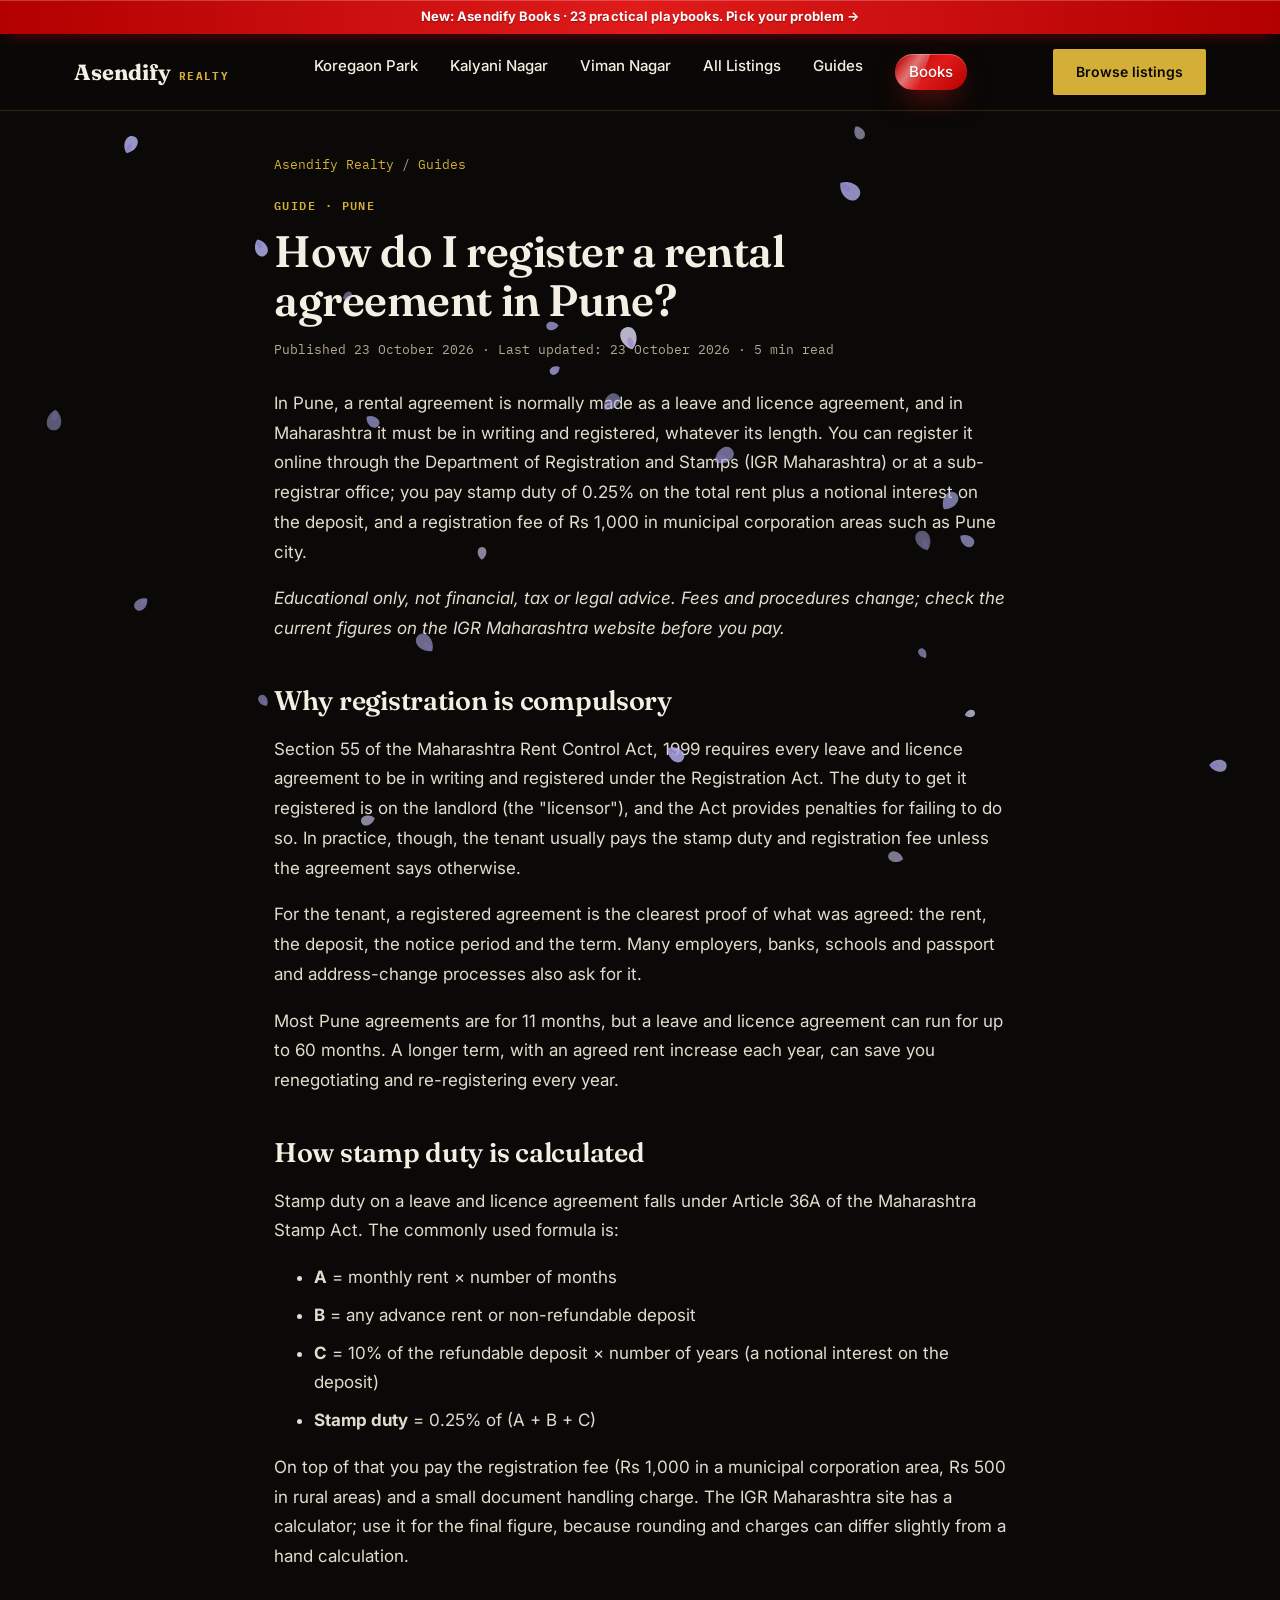
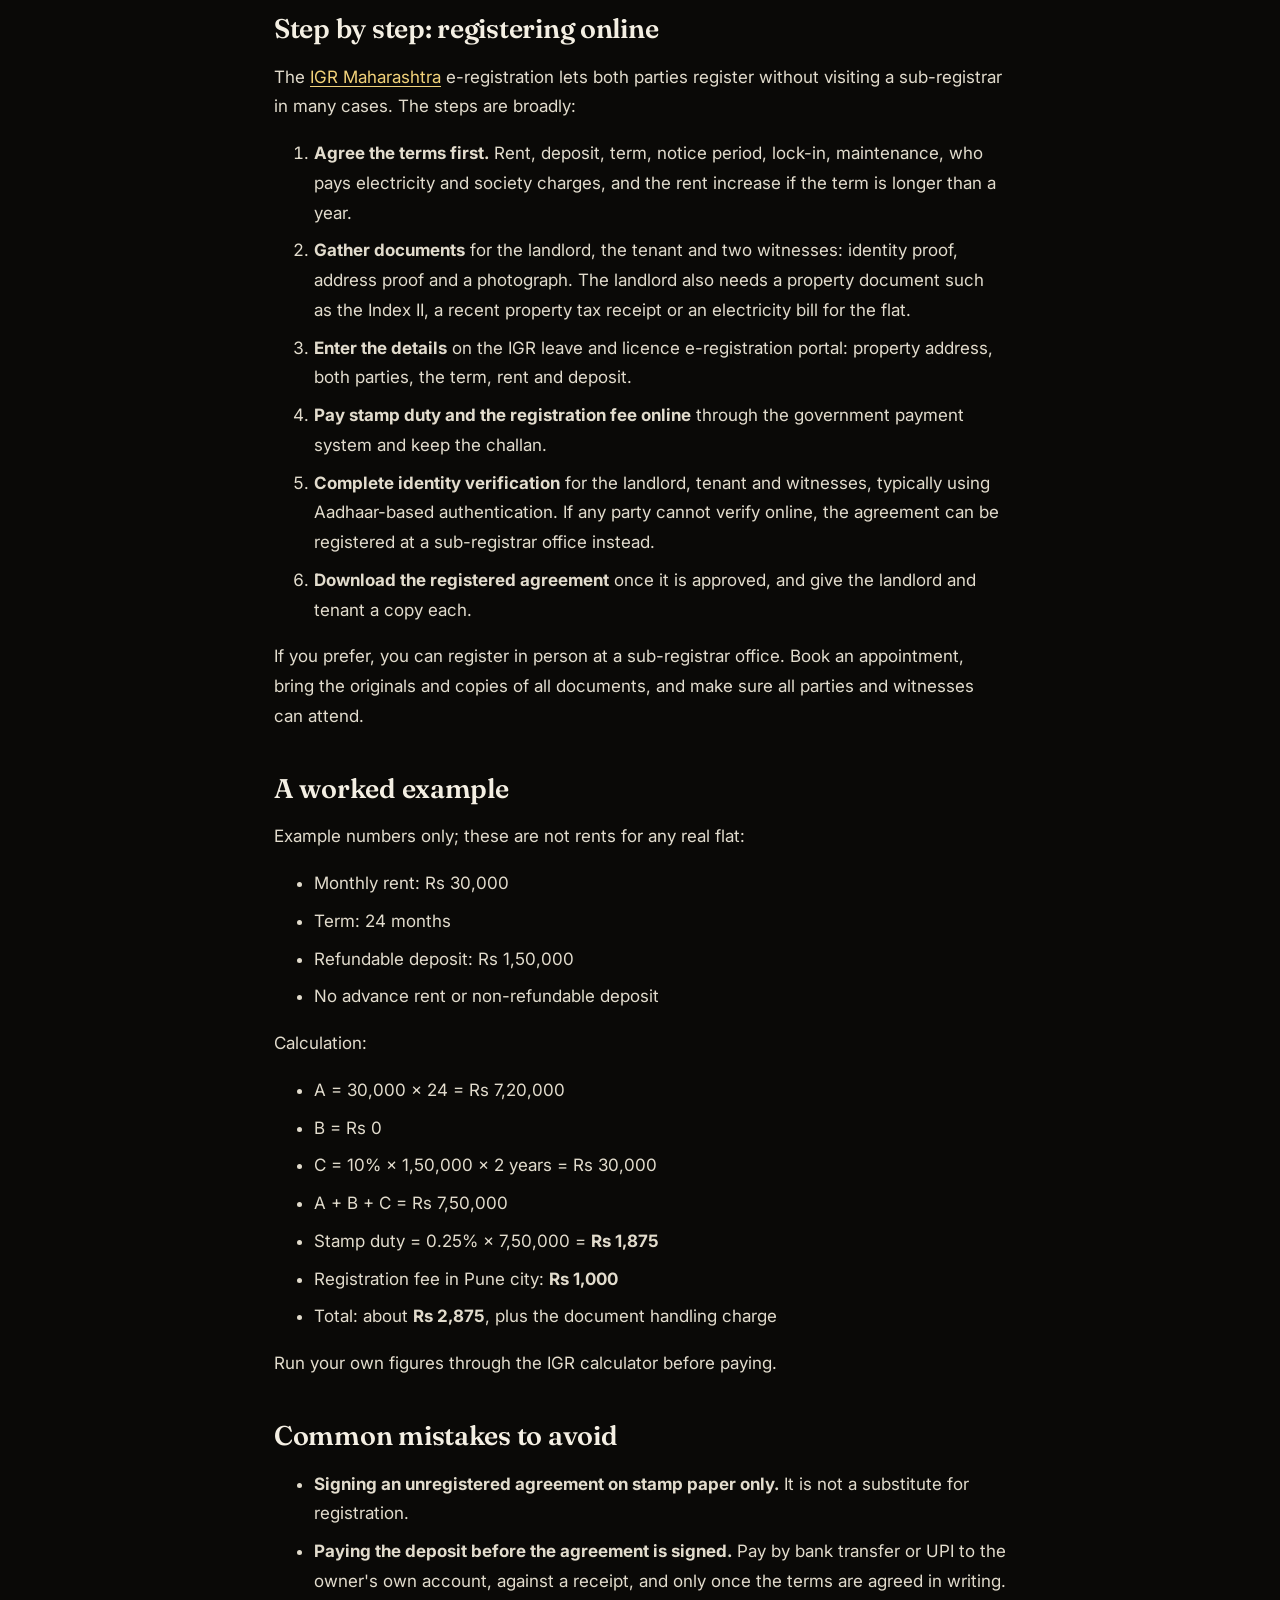
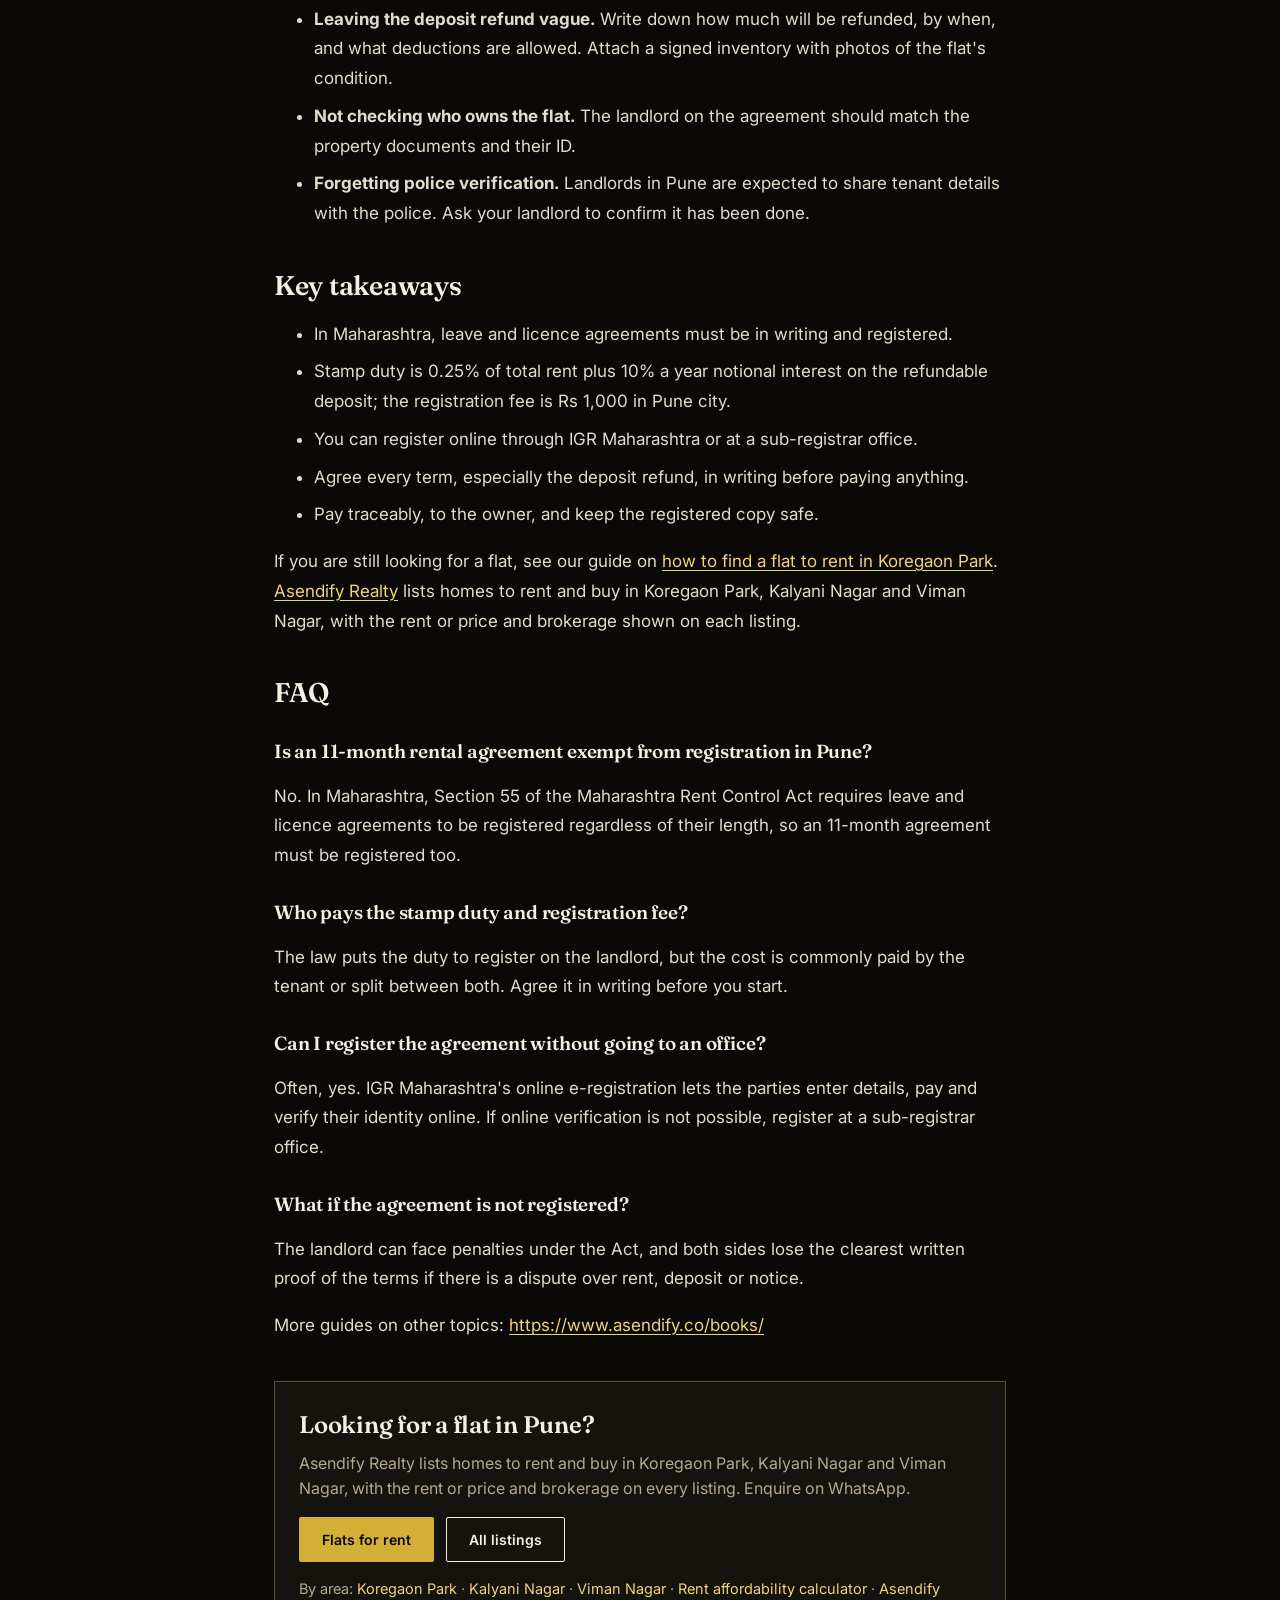
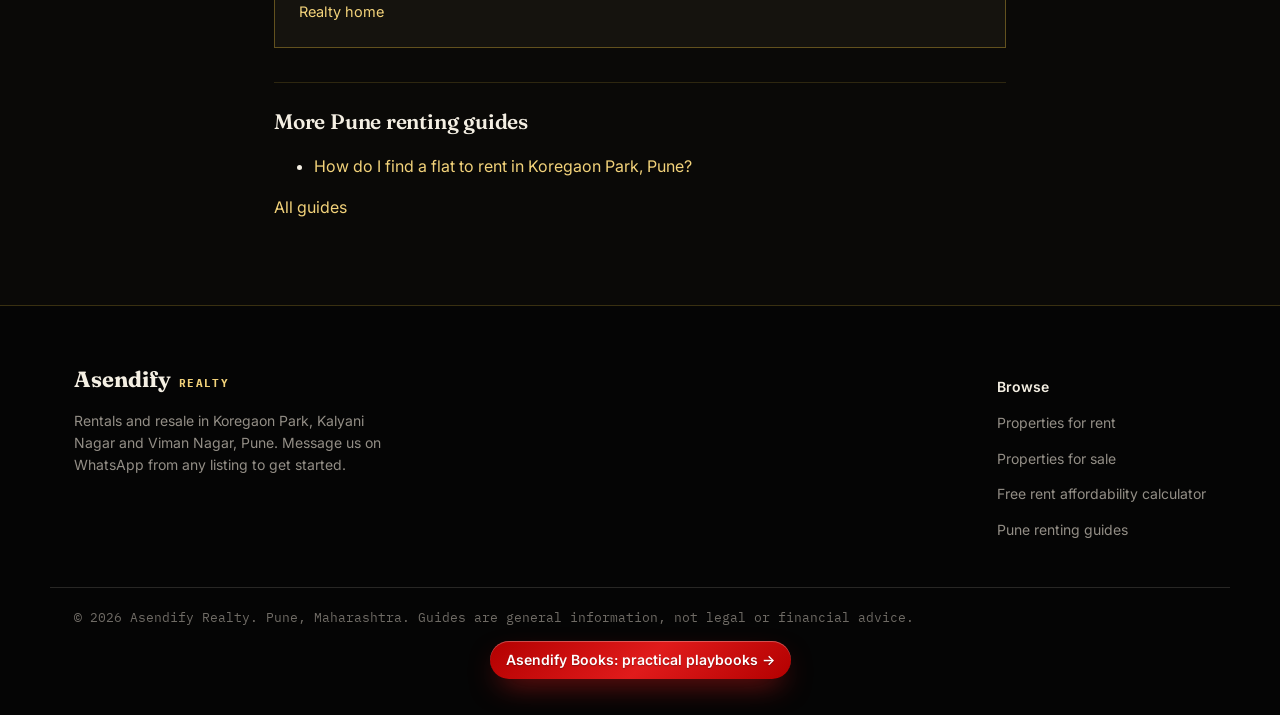
<file: blog/register-rental-agreement-pune-leave-and-licence/index.html>
<!DOCTYPE html>
<html lang="en">
<head>
<meta charset="UTF-8">
<meta name="viewport" content="width=device-width, initial-scale=1.0">
<title>How do I register a rental agreement in Pune? | Asendify Realty</title>
<meta name="description" content="In Pune a leave and licence agreement must be registered. How to do it online via IGR Maharashtra, how stamp duty is worked out, the fee and a worked example.">
<link rel="canonical" href="https://realty.asendify.co/blog/register-rental-agreement-pune-leave-and-licence/">
<meta property="og:type" content="article">
<meta property="og:site_name" content="Asendify Realty">
<meta property="og:title" content="How do I register a rental agreement in Pune?">
<meta property="og:description" content="In Pune a leave and licence agreement must be registered. How to do it online via IGR Maharashtra, how stamp duty is worked out, the fee and a worked example.">
<meta property="og:url" content="https://realty.asendify.co/blog/register-rental-agreement-pune-leave-and-licence/">
<meta property="og:image" content="https://realty.asendify.co/blog/og.png">
<meta property="og:image:width" content="1200"><meta property="og:image:height" content="630">
<meta name="twitter:card" content="summary_large_image">
<meta name="twitter:title" content="How do I register a rental agreement in Pune?">
<meta name="twitter:description" content="In Pune a leave and licence agreement must be registered. How to do it online via IGR Maharashtra, how stamp duty is worked out, the fee and a worked example.">
<meta name="twitter:image" content="https://realty.asendify.co/blog/og.png">
<link rel="stylesheet" href="/assets/css/style.css?v=3">
<style>.post{padding:44px 0 30px}.post .wrap{max-width:780px}.crumbs{font-family:var(--font-mono);font-size:12.5px;color:var(--stone);margin:0 0 18px}.crumbs a{color:var(--brass)}.eyebrow{display:inline-block;font-family:var(--font-mono);font-size:12px;letter-spacing:.12em;text-transform:uppercase;color:var(--brass);margin-bottom:12px}.post h1{font-family:var(--font-display);font-size:clamp(30px,5.4vw,44px);line-height:1.12;margin:0 0 14px}.updated{font-family:var(--font-mono);font-size:12.5px;color:var(--stone);margin:0 0 30px}.post-body{font-size:17px;line-height:1.75}.post-body p,.post-body li{color:#e2dccd}.post-body li{margin:0 0 8px}.post-body h2{font-family:var(--font-display);font-size:27px;line-height:1.25;margin:40px 0 12px}.post-body h3{font-size:19px;line-height:1.4;margin:28px 0 8px}.post-body a,.related a,.blog-list a h2{color:var(--brass-light)}.post-body a{text-decoration:underline;text-underline-offset:3px;overflow-wrap:anywhere}.post-body blockquote{margin:18px 0;padding:6px 16px;border-left:3px solid var(--brass);color:var(--stone)}.table-wrap{overflow-x:auto}.post-body table{width:100%;border-collapse:collapse;margin:18px 0;font-size:.95em}.post-body th,.post-body td{border:1px solid var(--line);padding:8px 10px;text-align:left;vertical-align:top}.post-cta{border:1px solid rgba(212,175,55,.4);background:var(--paper-dim);padding:24px;margin:40px 0 10px}.post-cta h2{font-family:var(--font-display);font-size:24px;margin:0 0 8px}.post-cta p{color:var(--stone);margin:0 0 16px}.post-cta .btns{display:flex;gap:12px;flex-wrap:wrap}.post-cta .areas{margin:16px 0 0;font-size:14.5px}.post-cta .areas a{color:var(--brass-light)}.related{margin:34px 0 0;padding:22px 0 0;border-top:1px solid var(--line)}.related h2{font-family:var(--font-display);font-size:21px;margin:0 0 10px}.related li{margin:0 0 8px}.blog-list{list-style:none;padding:0;margin:10px 0 0}.blog-list li{border-top:1px solid var(--line);padding:20px 0}.blog-list a{display:block}.blog-list h2{font-family:var(--font-display);font-size:23px;line-height:1.3;margin:0 0 6px}.blog-list p{color:var(--stone);margin:0 0 6px}.blog-list .m{font-family:var(--font-mono);font-size:12px;color:var(--stone)}@media (max-width:600px){.post .wrap,.site-header .wrap,footer .wrap{padding:0 16px}.post{padding-top:30px}.site-header .btn{padding:9px 14px}}</style>
<script type="application/ld+json">{"@context": "https://schema.org", "@graph": [{"@type": "Article", "headline": "How do I register a rental agreement in Pune?", "description": "In Pune a leave and licence agreement must be registered. How to do it online via IGR Maharashtra, how stamp duty is worked out, the fee and a worked example.", "datePublished": "2026-10-23T16:24:34.105746+00:00", "dateModified": "2026-10-23T16:24:34.105746+00:00", "image": "https://realty.asendify.co/blog/og.png", "mainEntityOfPage": "https://realty.asendify.co/blog/register-rental-agreement-pune-leave-and-licence/", "inLanguage": "en-IN", "author": {"@type": "Organization", "name": "Asendify Realty", "url": "https://realty.asendify.co/"}, "publisher": {"@type": "Organization", "name": "Asendify", "url": "https://www.asendify.co/"}}, {"@type": "FAQPage", "mainEntity": [{"@type": "Question", "name": "Is an 11-month rental agreement exempt from registration in Pune?", "acceptedAnswer": {"@type": "Answer", "text": "No. In Maharashtra, Section 55 of the Maharashtra Rent Control Act requires leave and licence agreements to be registered regardless of their length, so an 11-month agreement must be registered too."}}, {"@type": "Question", "name": "Who pays the stamp duty and registration fee?", "acceptedAnswer": {"@type": "Answer", "text": "The law puts the duty to register on the landlord, but the cost is commonly paid by the tenant or split between both. Agree it in writing before you start."}}, {"@type": "Question", "name": "Can I register the agreement without going to an office?", "acceptedAnswer": {"@type": "Answer", "text": "Often, yes. IGR Maharashtra's online e-registration lets the parties enter details, pay and verify their identity online. If online verification is not possible, register at a sub-registrar office."}}, {"@type": "Question", "name": "What if the agreement is not registered?", "acceptedAnswer": {"@type": "Answer", "text": "The landlord can face penalties under the Act, and both sides lose the clearest written proof of the terms if there is a dispute over rent, deposit or notice."}}]}, {"@type": "BreadcrumbList", "itemListElement": [{"@type": "ListItem", "position": 1, "name": "Asendify Realty", "item": "https://realty.asendify.co/"}, {"@type": "ListItem", "position": 2, "name": "Guides", "item": "https://realty.asendify.co/blog/"}, {"@type": "ListItem", "position": 3, "name": "How do I register a rental agreement in Pune?", "item": "https://realty.asendify.co/blog/register-rental-agreement-pune-leave-and-licence/"}]}]}</script>
</head>
<body>
<header class="site-header">
  <div class="wrap">
    <a href="/" class="brand">Asendify <span class="sub">Realty</span></a>
    <nav class="nav-links">
      <a href="/koregaon-park.html">Koregaon Park</a>
      <a href="/kalyani-nagar.html">Kalyani Nagar</a>
      <a href="/viman-nagar.html">Viman Nagar</a>
      <a href="/listings.html">All Listings</a>
      <a href="/blog/">Guides</a>
    <a class="asd-books-nav btn-red-shine" href="https://www.asendify.co/books/?utm_source=realty&amp;utm_medium=nav">Books</a></nav>
    <a class="btn btn-primary" href="/listings.html?utm_source=blog&amp;utm_medium=header&amp;utm_campaign=register-rental-agreement-pune-leave-and-licence">Browse listings</a>
  </div>
</header>
<main>
<!-- realty-article: built by scripts/build_realty_blog.py from shop_articles (product=realty) -->
<article class="post"><div class="wrap">
  <nav class="crumbs" aria-label="Breadcrumb"><a href="/">Asendify Realty</a> / <a href="/blog/">Guides</a></nav>
  <span class="eyebrow">Guide · Pune</span>
  <h1>How do I register a rental agreement in Pune?</h1>
  <p class="updated">Published <time datetime="2026-10-23">23 October 2026</time> · Last updated: <time datetime="2026-10-23">23 October 2026</time> · 5 min read</p>
  <div class="post-body">
<p>In Pune, a rental agreement is normally made as a leave and licence agreement, and in Maharashtra it must be in writing and registered, whatever its length. You can register it online through the Department of Registration and Stamps (IGR Maharashtra) or at a sub-registrar office; you pay stamp duty of 0.25% on the total rent plus a notional interest on the deposit, and a registration fee of Rs 1,000 in municipal corporation areas such as Pune city.</p>
<p><em>Educational only, not financial, tax or legal advice. Fees and procedures change; check the current figures on the IGR Maharashtra website before you pay.</em></p>
<h2>Why registration is compulsory</h2>
<p>Section 55 of the Maharashtra Rent Control Act, 1999 requires every leave and licence agreement to be in writing and registered under the Registration Act. The duty to get it registered is on the landlord (the &quot;licensor&quot;), and the Act provides penalties for failing to do so. In practice, though, the tenant usually pays the stamp duty and registration fee unless the agreement says otherwise.</p>
<p>For the tenant, a registered agreement is the clearest proof of what was agreed: the rent, the deposit, the notice period and the term. Many employers, banks, schools and passport and address-change processes also ask for it.</p>
<p>Most Pune agreements are for 11 months, but a leave and licence agreement can run for up to 60 months. A longer term, with an agreed rent increase each year, can save you renegotiating and re-registering every year.</p>
<h2>How stamp duty is calculated</h2>
<p>Stamp duty on a leave and licence agreement falls under Article 36A of the Maharashtra Stamp Act. The commonly used formula is:</p>
<ul><li><strong>A</strong> = monthly rent × number of months</li><li><strong>B</strong> = any advance rent or non-refundable deposit</li><li><strong>C</strong> = 10% of the refundable deposit × number of years (a notional interest on the deposit)</li><li><strong>Stamp duty</strong> = 0.25% of (A + B + C)</li></ul>
<p>On top of that you pay the registration fee (Rs 1,000 in a municipal corporation area, Rs 500 in rural areas) and a small document handling charge. The IGR Maharashtra site has a calculator; use it for the final figure, because rounding and charges can differ slightly from a hand calculation.</p>
<h2>Step by step: registering online</h2>
<p>The <a href="https://igrmaharashtra.gov.in" rel="noopener">IGR Maharashtra</a> e-registration lets both parties register without visiting a sub-registrar in many cases. The steps are broadly:</p>
<ol><li><strong>Agree the terms first.</strong> Rent, deposit, term, notice period, lock-in, maintenance, who pays electricity and society charges, and the rent increase if the term is longer than a year.</li><li><strong>Gather documents</strong> for the landlord, the tenant and two witnesses: identity proof, address proof and a photograph. The landlord also needs a property document such as the Index II, a recent property tax receipt or an electricity bill for the flat.</li><li><strong>Enter the details</strong> on the IGR leave and licence e-registration portal: property address, both parties, the term, rent and deposit.</li><li><strong>Pay stamp duty and the registration fee online</strong> through the government payment system and keep the challan.</li><li><strong>Complete identity verification</strong> for the landlord, tenant and witnesses, typically using Aadhaar-based authentication. If any party cannot verify online, the agreement can be registered at a sub-registrar office instead.</li><li><strong>Download the registered agreement</strong> once it is approved, and give the landlord and tenant a copy each.</li></ol>
<p>If you prefer, you can register in person at a sub-registrar office. Book an appointment, bring the originals and copies of all documents, and make sure all parties and witnesses can attend.</p>
<h2>A worked example</h2>
<p>Example numbers only; these are not rents for any real flat:</p>
<ul><li>Monthly rent: Rs 30,000</li><li>Term: 24 months</li><li>Refundable deposit: Rs 1,50,000</li><li>No advance rent or non-refundable deposit</li></ul>
<p>Calculation:</p>
<ul><li>A = 30,000 × 24 = Rs 7,20,000</li><li>B = Rs 0</li><li>C = 10% × 1,50,000 × 2 years = Rs 30,000</li><li>A + B + C = Rs 7,50,000</li><li>Stamp duty = 0.25% × 7,50,000 = <strong>Rs 1,875</strong></li><li>Registration fee in Pune city: <strong>Rs 1,000</strong></li><li>Total: about <strong>Rs 2,875</strong>, plus the document handling charge</li></ul>
<p>Run your own figures through the IGR calculator before paying.</p>
<h2>Common mistakes to avoid</h2>
<ul><li><strong>Signing an unregistered agreement on stamp paper only.</strong> It is not a substitute for registration.</li><li><strong>Paying the deposit before the agreement is signed.</strong> Pay by bank transfer or UPI to the owner&#x27;s own account, against a receipt, and only once the terms are agreed in writing.</li><li><strong>Leaving the deposit refund vague.</strong> Write down how much will be refunded, by when, and what deductions are allowed. Attach a signed inventory with photos of the flat&#x27;s condition.</li><li><strong>Not checking who owns the flat.</strong> The landlord on the agreement should match the property documents and their ID.</li><li><strong>Forgetting police verification.</strong> Landlords in Pune are expected to share tenant details with the police. Ask your landlord to confirm it has been done.</li></ul>
<h2>Key takeaways</h2>
<ul><li>In Maharashtra, leave and licence agreements must be in writing and registered.</li><li>Stamp duty is 0.25% of total rent plus 10% a year notional interest on the refundable deposit; the registration fee is Rs 1,000 in Pune city.</li><li>You can register online through IGR Maharashtra or at a sub-registrar office.</li><li>Agree every term, especially the deposit refund, in writing before paying anything.</li><li>Pay traceably, to the owner, and keep the registered copy safe.</li></ul>
<p>If you are still looking for a flat, see our guide on <a href="https://realty.asendify.co/blog/find-flat-to-rent-koregaon-park-pune/">how to find a flat to rent in Koregaon Park</a>. <a href="https://realty.asendify.co/">Asendify Realty</a> lists homes to rent and buy in Koregaon Park, Kalyani Nagar and Viman Nagar, with the rent or price and brokerage shown on each listing.</p>
<h2>FAQ</h2>
<h3>Is an 11-month rental agreement exempt from registration in Pune?</h3>
<p>No. In Maharashtra, Section 55 of the Maharashtra Rent Control Act requires leave and licence agreements to be registered regardless of their length, so an 11-month agreement must be registered too.</p>
<h3>Who pays the stamp duty and registration fee?</h3>
<p>The law puts the duty to register on the landlord, but the cost is commonly paid by the tenant or split between both. Agree it in writing before you start.</p>
<h3>Can I register the agreement without going to an office?</h3>
<p>Often, yes. IGR Maharashtra&#x27;s online e-registration lets the parties enter details, pay and verify their identity online. If online verification is not possible, register at a sub-registrar office.</p>
<h3>What if the agreement is not registered?</h3>
<p>The landlord can face penalties under the Act, and both sides lose the clearest written proof of the terms if there is a dispute over rent, deposit or notice.</p>
<p>More guides on other topics: <a href="https://www.asendify.co/books/">https://www.asendify.co/books/</a></p>
  </div>
  <div class="post-cta">
    <h2>Looking for a flat in Pune?</h2>
    <p>Asendify Realty lists homes to rent and buy in Koregaon Park, Kalyani Nagar and Viman Nagar, with the rent or price and brokerage on every listing. Enquire on WhatsApp.</p>
    <div class="btns"><a class="btn btn-primary" href="/listings.html?type=rent&amp;utm_source=blog&amp;utm_medium=article&amp;utm_campaign=register-rental-agreement-pune-leave-and-licence">Flats for rent</a><a class="btn btn-outline" href="/listings.html?utm_source=blog&amp;utm_medium=article&amp;utm_campaign=register-rental-agreement-pune-leave-and-licence">All listings</a></div>
    <p class="areas">By area: <a href="/koregaon-park.html">Koregaon Park</a> · <a href="/kalyani-nagar.html">Kalyani Nagar</a> · <a href="/viman-nagar.html">Viman Nagar</a> · <a href="/pune-rent-affordability-calculator/">Rent affordability calculator</a> · <a href="/">Asendify Realty home</a></p>
  </div>
<aside class="related"><h2>More Pune renting guides</h2><ul><li><a href="/blog/find-flat-to-rent-koregaon-park-pune/">How do I find a flat to rent in Koregaon Park, Pune?</a></li></ul><p><a href="/blog/">All guides</a></p></aside>
</div></article>
</main>
<footer>
  <div class="wrap">
    <div>
      <a href="/" class="brand">Asendify <span class="sub" style="color:var(--brass-light);">Realty</span></a>
      <p>Rentals and resale in Koregaon Park, Kalyani Nagar and Viman Nagar, Pune. Message us on WhatsApp from any listing to get started.</p>
    </div>
    <div>
      <p style="color:var(--ink);font-weight:600;margin-bottom:8px;">Browse</p>
      <p><a href="/listings.html?type=rent">Properties for rent</a></p>
      <p><a href="/listings.html?type=buy">Properties for sale</a></p>
      <p><a href="/pune-rent-affordability-calculator/">Free rent affordability calculator</a></p>
      <p><a href="/blog/">Pune renting guides</a></p>
    </div>
  </div>
  <div class="wrap fine">&copy; 2026 Asendify Realty. Pune, Maharashtra. Guides are general information, not legal or financial advice.</div>
<div class="asd-books-line" style="text-align:center;padding:14px 16px 4px;font-size:14px"><a class="asd-books-foot btn-red-shine" href="https://www.asendify.co/books/?utm_source=realty&amp;utm_medium=footer">Asendify Books: practical playbooks &rarr;</a></div></footer>
<script src="/assets/js/blossom.js?v=5" defer></script>
<script src="/asd-booksbar.js" data-src="realty" defer></script>
<script>/* 2026-10-20: real-visit counter for the Asendify Channels dashboard (same rules as the book shops and the other sites). */
(function(){try{if(sessionStorage.getItem('asd_sv')==='1')return;var q0=new URLSearchParams(location.search);
if(q0.get('internal')==='1')document.cookie='asd_internal=1; domain=.asendify.co; path=/; max-age=63072000; SameSite=Lax; Secure';
if(/(^|;\s*)asd_internal=1/.test(document.cookie))return;
if(navigator.webdriver||/bot\b|bot\/|crawl|spider|slurp|preview|headless|lighthouse|scanner|facebookexternalhit/i.test(navigator.userAgent))return;
var c=function(v){return String(v||'').toLowerCase().replace(/[^a-z0-9._-]/g,'').slice(0,60)};var src='';
if(q0.get('utm_source'))src=[c(q0.get('utm_source')),c(q0.get('utm_medium')),c(q0.get('utm_campaign'))].join('/');
var own='';if(!src&&document.referrer){var h=new URL(document.referrer).hostname.replace(/^www\./,'');if(h&&!/(^|\.)asendify\.co$/.test(h))src='ref/'+c(h);else if(h)own='site/'+(c(h.replace(/\.?asendify\.co$/,''))||'www');}
/* 2026-10-28 (Manthan: tag every visit): first-touch source cookie (7 days, all asendify.co sites) so a visitor who came from Instagram and then opens a 2nd page/site keeps that source; own-site hops are site/<name>; the API labels in-app browsers. */
var m0=document.cookie.match(/(^|;\s*)asd_src=([a-z0-9._\/-]{1,80})/);if(src)document.cookie='asd_src='+src+'; domain=.asendify.co; path=/; max-age=604800; SameSite=Lax; Secure';else if(m0)src=m0[2];else if(own)src=own;
src=src||'direct';var path=location.pathname.replace(/[^a-zA-Z0-9._\/-]/g,'').slice(0,120)||'/';
var acts=['scroll','pointerdown','touchstart','keydown','mousemove','wheel'],sent=false,shown=0,tick;
var send=function(how){if(sent)return;sent=true;clearInterval(tick);acts.forEach(function(e){removeEventListener(e,on,true)});
try{sessionStorage.setItem('asd_sv','1')}catch(e){}
fetch('https://playbook.asendify.co/api/ref',{method:'POST',mode:'no-cors',keepalive:true,headers:{'Content-Type':'text/plain'},body:JSON.stringify({visit:src,page:path,engaged:how,product:'realty'})}).catch(function(){})};
var on=function(){send('interact')};acts.forEach(function(e){addEventListener(e,on,{capture:true,passive:true})});
tick=setInterval(function(){if(document.visibilityState==='visible'&&(shown+=1000)>=12000)send('time')},1000);}catch(e){}})();</script>
</body>
</html>
</file>
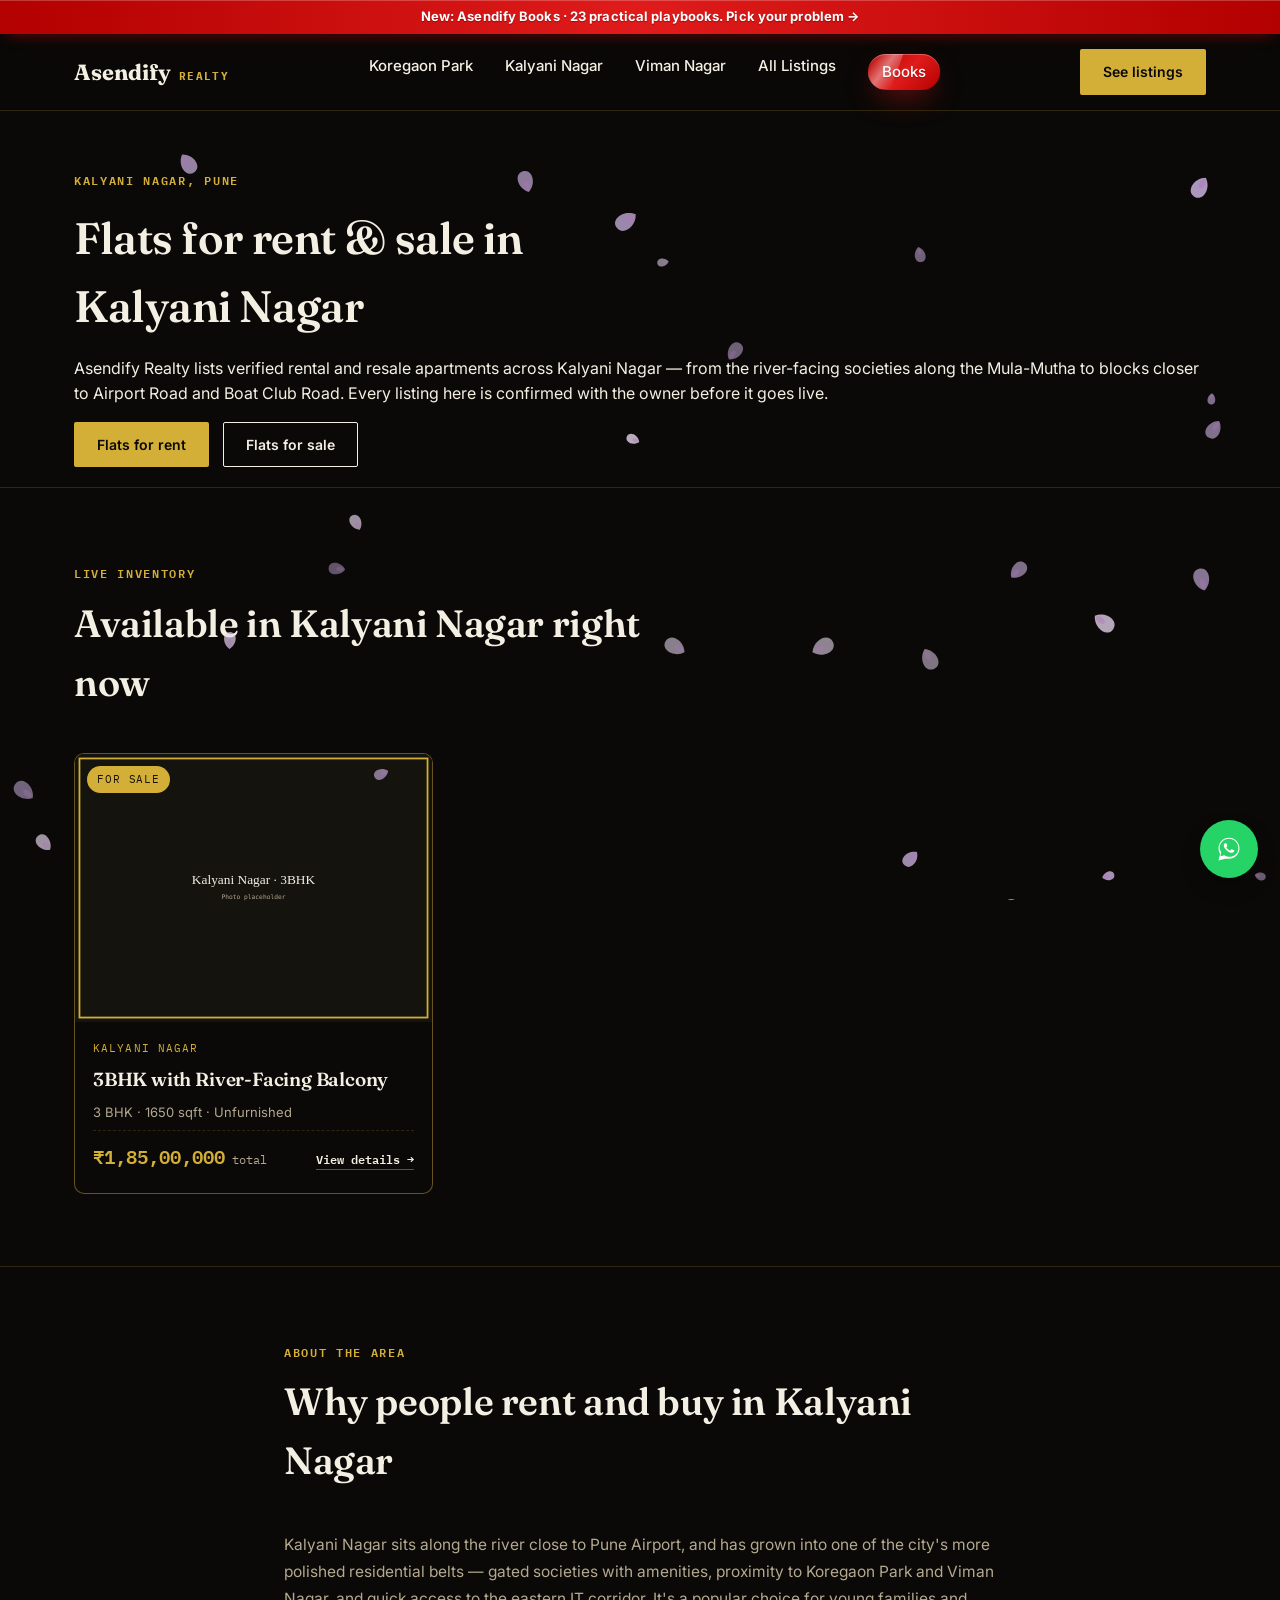
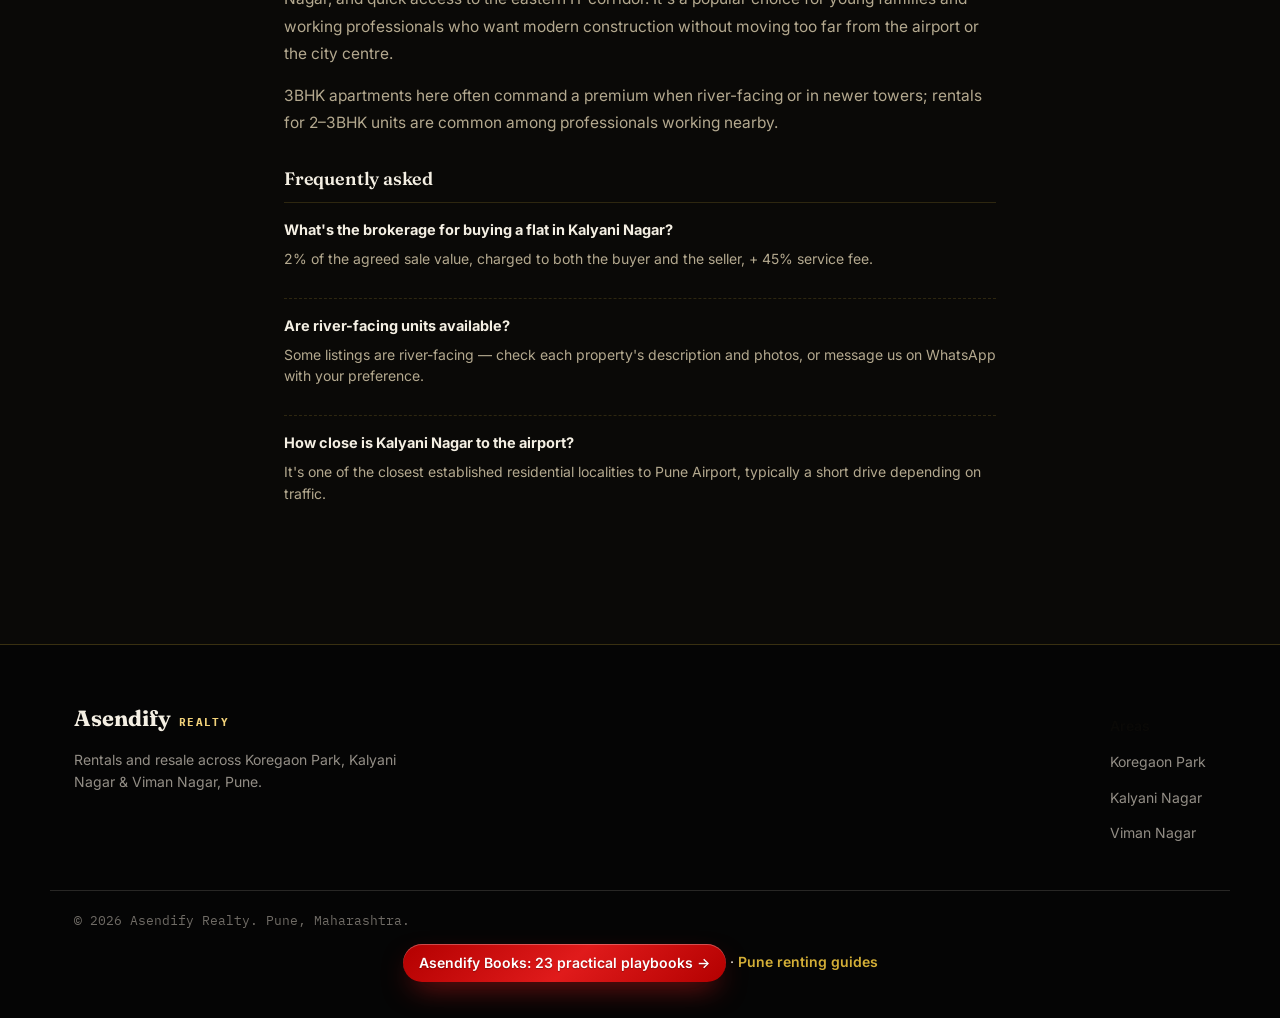
<file: kalyani-nagar.html>
<!DOCTYPE html>
<html lang="en">
<head>
<meta charset="UTF-8">
<meta name="viewport" content="width=device-width, initial-scale=1.0">
<title>Flats for Rent &amp; Sale in Kalyani Nagar, Pune | Asendify Realty</title>
<meta name="description" content="Browse verified apartments for rent and resale in Kalyani Nagar, Pune. River-facing 2 &amp; 3 BHK options near the airport and IT parks. Talk to Asendify Realty on WhatsApp.">
<link rel="canonical" href="https://realty.asendify.co/kalyani-nagar.html">
<meta property="og:title" content="Flats for Rent &amp; Sale in Kalyani Nagar, Pune | Asendify Realty">
<meta property="og:description" content="Verified rental and resale apartments in Kalyani Nagar, Pune, from Asendify Realty.">
<meta property="og:type" content="website">
<meta property="og:url" content="https://realty.asendify.co/kalyani-nagar.html">
<meta name="twitter:card" content="summary">
<link rel="stylesheet" href="assets/css/style.css?v=3">
<script type="application/ld+json">
{
  "@context": "https://schema.org",
  "@type": "RealEstateAgent",
  "name": "Asendify Realty",
  "url": "https://realty.asendify.co/kalyani-nagar.html",
  "areaServed": { "@type": "Place", "name": "Kalyani Nagar, Pune, Maharashtra" },
  "priceRange": "\u20b9\u20b9"
}
</script>
</head>
<body>

<header class="site-header">
  <div class="wrap">
    <a href="index.html" class="brand">Asendify <span class="sub">Realty</span></a>
    <nav class="nav-links">
      <a href="koregaon-park.html">Koregaon Park</a>
      <a href="kalyani-nagar.html">Kalyani Nagar</a>
      <a href="viman-nagar.html">Viman Nagar</a>
      <a href="listings.html">All Listings</a>
    <a class="asd-books-nav btn-red-shine" href="https://www.asendify.co/books/?utm_source=realty&utm_medium=nav">Books</a></nav>
    <a class="btn btn-primary" href="listings.html?locality=Kalyani%20Nagar">See listings</a>
  </div>
</header>

<section style="padding-top:56px;padding-bottom:20px;">
  <div class="wrap">
    <span class="eyebrow">Kalyani Nagar, Pune</span>
    <h1 style="font-size:clamp(30px,4.4vw,44px);margin-top:12px;max-width:16ch;">Flats for rent &amp; sale in Kalyani Nagar</h1>
    <p class="lede" style="margin-top:16px;">Asendify Realty lists verified rental and resale apartments across Kalyani Nagar &mdash; from the river-facing societies along the Mula-Mutha to blocks closer to Airport Road and Boat Club Road. Every listing here is confirmed with the owner before it goes live.</p>
    <div class="hero-ctas" style="margin-top:8px;">
      <a class="btn btn-primary" href="listings.html?type=rent&amp;locality=Kalyani%20Nagar">Flats for rent</a>
      <a class="btn btn-outline" href="listings.html?type=buy&amp;locality=Kalyani%20Nagar">Flats for sale</a>
    </div>
  </div>
</section>

<hr class="divider">

<section>
  <div class="wrap">
    <div class="section-head">
      <span class="eyebrow">Live inventory</span>
      <h2>Available in Kalyani Nagar right now</h2>
    </div>
    <div id="locality-grid" class="grid-properties" data-locality="Kalyani Nagar">
      <div class="empty-state">Loading listings&hellip;</div>
    </div>
  </div>
</section>

<hr class="divider">

<section>
  <div class="wrap" style="max-width:760px;">
    <div class="section-head">
      <span class="eyebrow">About the area</span>
      <h2>Why people rent and buy in Kalyani Nagar</h2>
    </div>
    <p style="color:var(--stone);font-size:15.5px;line-height:1.75;">Kalyani Nagar sits along the river close to Pune Airport, and has grown into one of the city's more polished residential belts &mdash; gated societies with amenities, proximity to Koregaon Park and Viman Nagar, and quick access to the eastern IT corridor. It's a popular choice for young families and working professionals who want modern construction without moving too far from the airport or the city centre.</p>
    <p style="color:var(--stone);font-size:15.5px;line-height:1.75;margin-top:14px;">3BHK apartments here often command a premium when river-facing or in newer towers; rentals for 2&ndash;3BHK units are common among professionals working nearby.</p>

    <h3 style="font-size:18px;margin:28px 0 10px;">Frequently asked</h3>
    <div style="border-top:1px solid var(--line);">
      <div style="padding:14px 0;border-bottom:1px dashed var(--line);">
        <strong style="font-size:14.5px;">What's the brokerage for buying a flat in Kalyani Nagar?</strong>
        <p style="color:var(--stone);font-size:14px;margin-top:6px;">2% of the agreed sale value, charged to both the buyer and the seller, + 45% service fee.</p>
      </div>
      <div style="padding:14px 0;border-bottom:1px dashed var(--line);">
        <strong style="font-size:14.5px;">Are river-facing units available?</strong>
        <p style="color:var(--stone);font-size:14px;margin-top:6px;">Some listings are river-facing &mdash; check each property's description and photos, or message us on WhatsApp with your preference.</p>
      </div>
      <div style="padding:14px 0;">
        <strong style="font-size:14.5px;">How close is Kalyani Nagar to the airport?</strong>
        <p style="color:var(--stone);font-size:14px;margin-top:6px;">It's one of the closest established residential localities to Pune Airport, typically a short drive depending on traffic.</p>
      </div>
    </div>
  </div>
</section>

<footer>
  <div class="wrap">
    <div>
      <a href="index.html" class="brand">Asendify <span class="sub" style="color:var(--brass-light);">Realty</span></a>
      <p>Rentals and resale across Koregaon Park, Kalyani Nagar &amp; Viman Nagar, Pune.</p>
    </div>
    <div>
      <p style="color:var(--paper);font-weight:600;margin-bottom:8px;">Areas</p>
      <p><a href="koregaon-park.html">Koregaon Park</a></p>
      <p><a href="kalyani-nagar.html">Kalyani Nagar</a></p>
      <p><a href="viman-nagar.html">Viman Nagar</a></p>
    </div>
  </div>
  <div class="wrap fine">&copy; 2026 Asendify Realty. Pune, Maharashtra.</div>
<div class="asd-books-line" style="text-align:center;padding:14px 16px 4px;font-size:14px"><a class="asd-books-foot btn-red-shine" href="https://www.asendify.co/books/?utm_source=realty&utm_medium=footer">Asendify Books: 23 practical playbooks &rarr;</a> &middot; <a class="asd-blog-foot" href="/blog/" style="color:#d4af37;text-decoration:none;font-weight:600">Pune renting guides</a></div></footer>

<script src="assets/js/main.js"></script>
<script src="/assets/js/blossom.js?v=5" defer></script>
<script src="/asd-booksbar.js" data-src="realty" defer></script>
<script>/* 2026-10-20: real-visit counter for the Asendify Channels dashboard (same rules as the book shops and the other sites). */
(function(){try{if(sessionStorage.getItem('asd_sv')==='1')return;var q0=new URLSearchParams(location.search);
if(q0.get('internal')==='1')document.cookie='asd_internal=1; domain=.asendify.co; path=/; max-age=63072000; SameSite=Lax; Secure';
if(/(^|;\s*)asd_internal=1/.test(document.cookie))return;
if(navigator.webdriver||/bot\b|bot\/|crawl|spider|slurp|preview|headless|lighthouse|scanner|facebookexternalhit/i.test(navigator.userAgent))return;
var c=function(v){return String(v||'').toLowerCase().replace(/[^a-z0-9._-]/g,'').slice(0,60)};var src='';
if(q0.get('utm_source'))src=[c(q0.get('utm_source')),c(q0.get('utm_medium')),c(q0.get('utm_campaign'))].join('/');
var own='';if(!src&&document.referrer){var h=new URL(document.referrer).hostname.replace(/^www\./,'');if(h&&!/(^|\.)asendify\.co$/.test(h))src='ref/'+c(h);else if(h)own='site/'+(c(h.replace(/\.?asendify\.co$/,''))||'www');}
/* 2026-10-28 (Manthan: tag every visit): first-touch source cookie (7 days, all asendify.co sites) so a visitor who came from Instagram and then opens a 2nd page/site keeps that source; own-site hops are site/<name>; the API labels in-app browsers. */
var m0=document.cookie.match(/(^|;\s*)asd_src=([a-z0-9._\/-]{1,80})/);if(src)document.cookie='asd_src='+src+'; domain=.asendify.co; path=/; max-age=604800; SameSite=Lax; Secure';else if(m0)src=m0[2];else if(own)src=own;
src=src||'direct';var path=location.pathname.replace(/[^a-zA-Z0-9._\/-]/g,'').slice(0,120)||'/';
var acts=['scroll','pointerdown','touchstart','keydown','mousemove','wheel'],sent=false,shown=0,tick;
var send=function(how){if(sent)return;sent=true;clearInterval(tick);acts.forEach(function(e){removeEventListener(e,on,true)});
try{sessionStorage.setItem('asd_sv','1')}catch(e){}
fetch('https://playbook.asendify.co/api/ref',{method:'POST',mode:'no-cors',keepalive:true,headers:{'Content-Type':'text/plain'},body:JSON.stringify({visit:src,page:path,engaged:how,product:'realty'})}).catch(function(){})};
var on=function(){send('interact')};acts.forEach(function(e){addEventListener(e,on,{capture:true,passive:true})});
tick=setInterval(function(){if(document.visibilityState==='visible'&&(shown+=1000)>=12000)send('time')},1000);}catch(e){}})();</script>
</body>
</html>
</file>
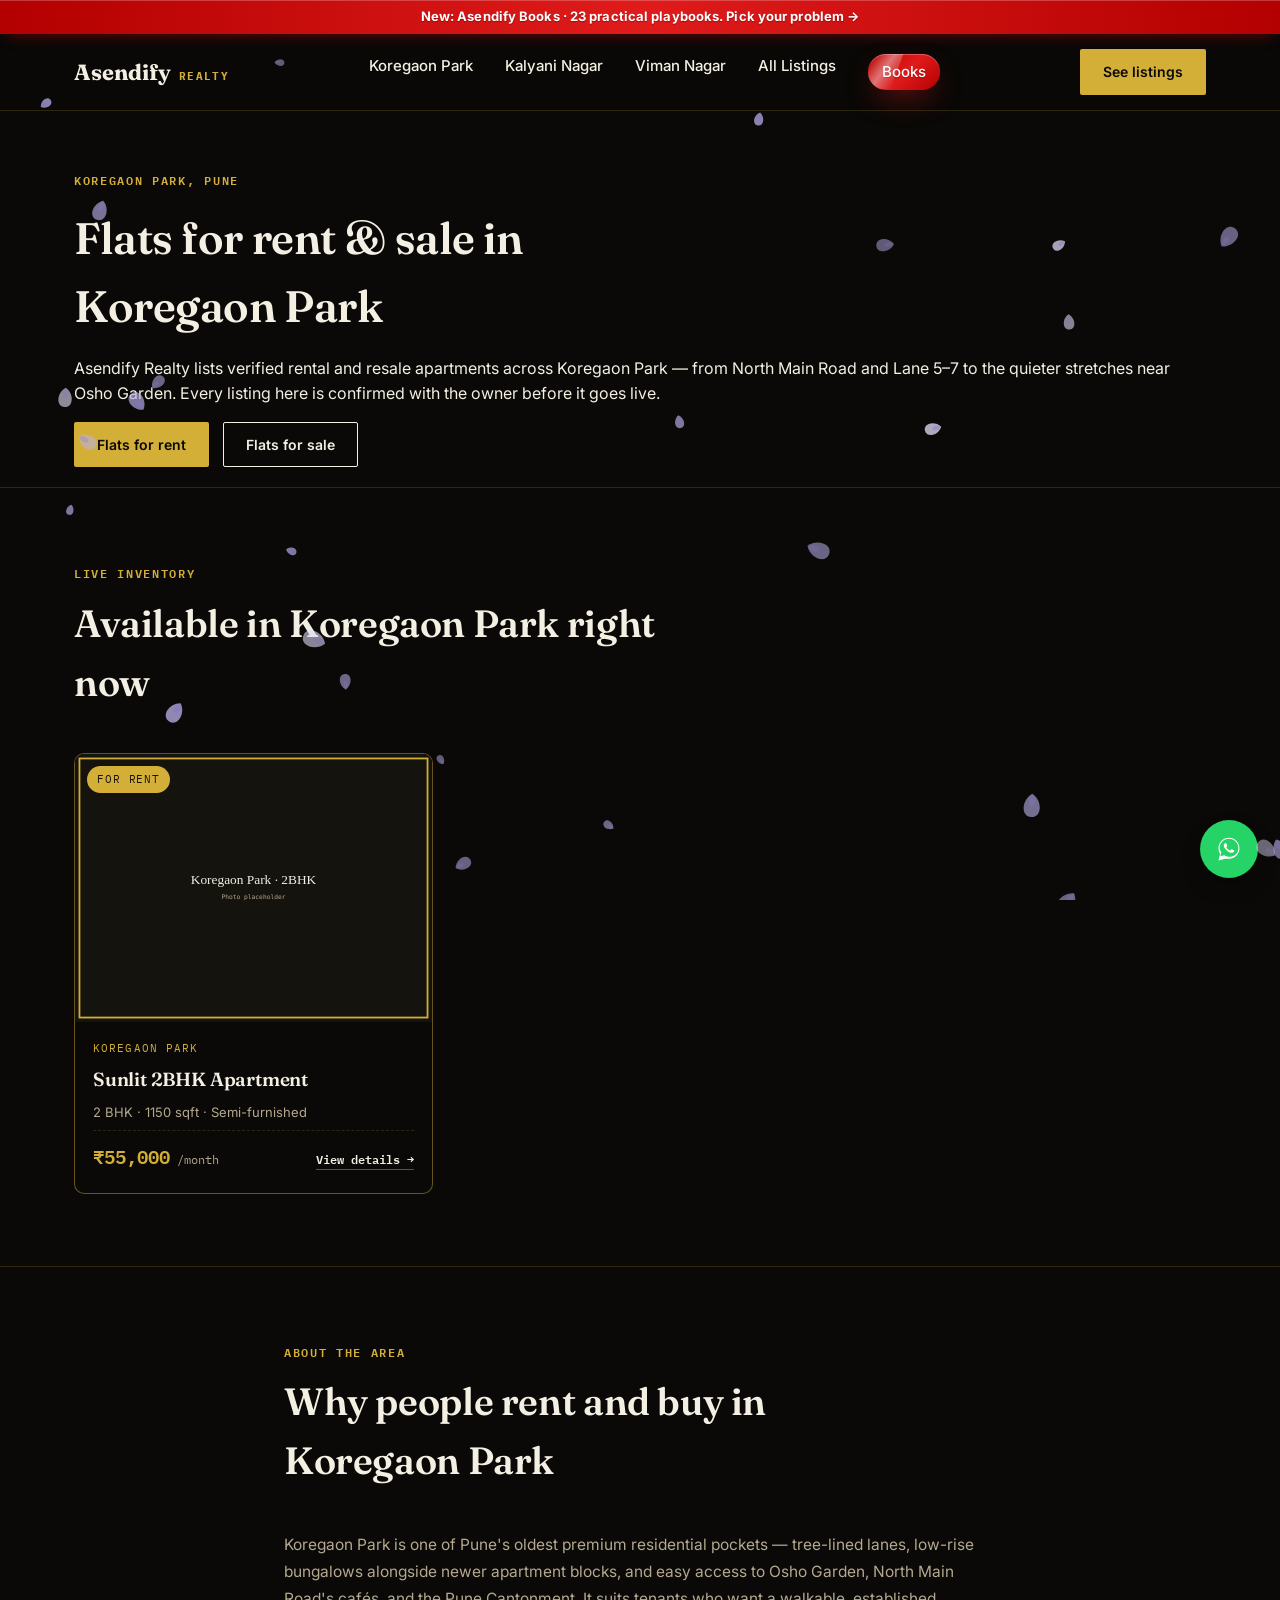
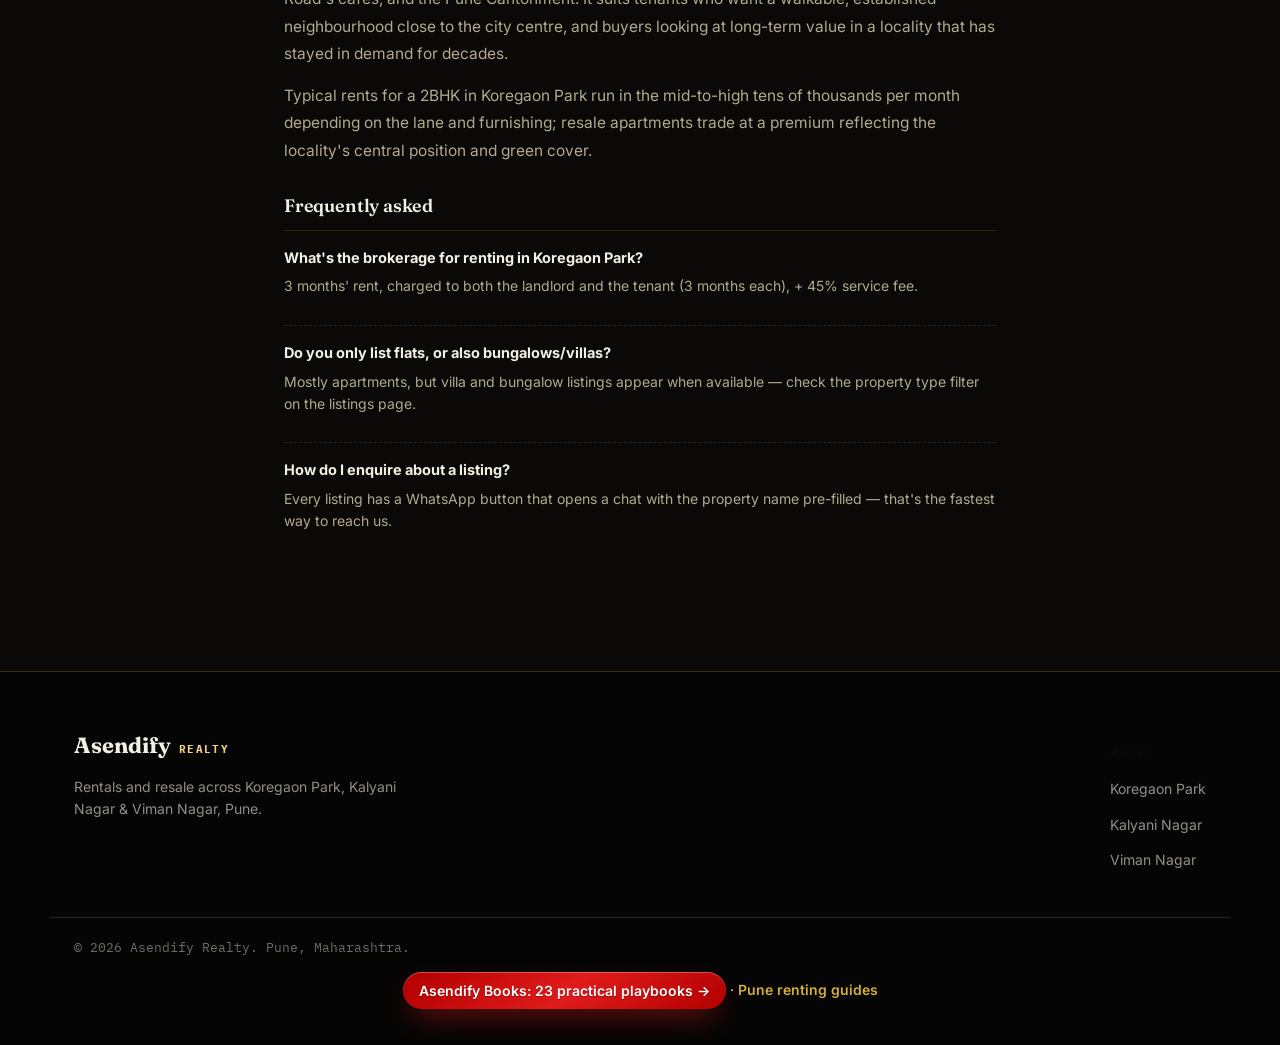
<file: koregaon-park.html>
<!DOCTYPE html>
<html lang="en">
<head>
<meta charset="UTF-8">
<meta name="viewport" content="width=device-width, initial-scale=1.0">
<title>Flats for Rent &amp; Sale in Koregaon Park, Pune | Asendify Realty</title>
<meta name="description" content="Browse verified apartments for rent and resale in Koregaon Park, Pune. 1, 2 &amp; 3 BHK options near North Main Road and Osho Garden. Talk to Asendify Realty on WhatsApp.">
<link rel="canonical" href="https://realty.asendify.co/koregaon-park.html">
<meta property="og:title" content="Flats for Rent &amp; Sale in Koregaon Park, Pune | Asendify Realty">
<meta property="og:description" content="Verified rental and resale apartments in Koregaon Park, Pune, from Asendify Realty.">
<meta property="og:type" content="website">
<meta property="og:url" content="https://realty.asendify.co/koregaon-park.html">
<meta name="twitter:card" content="summary">
<link rel="stylesheet" href="assets/css/style.css?v=3">
<script type="application/ld+json">
{
  "@context": "https://schema.org",
  "@type": "RealEstateAgent",
  "name": "Asendify Realty",
  "url": "https://realty.asendify.co/koregaon-park.html",
  "areaServed": { "@type": "Place", "name": "Koregaon Park, Pune, Maharashtra" },
  "priceRange": "\u20b9\u20b9"
}
</script>
</head>
<body>

<header class="site-header">
  <div class="wrap">
    <a href="index.html" class="brand">Asendify <span class="sub">Realty</span></a>
    <nav class="nav-links">
      <a href="koregaon-park.html">Koregaon Park</a>
      <a href="kalyani-nagar.html">Kalyani Nagar</a>
      <a href="viman-nagar.html">Viman Nagar</a>
      <a href="listings.html">All Listings</a>
    <a class="asd-books-nav btn-red-shine" href="https://www.asendify.co/books/?utm_source=realty&utm_medium=nav">Books</a></nav>
    <a class="btn btn-primary" href="listings.html?locality=Koregaon%20Park">See listings</a>
  </div>
</header>

<section style="padding-top:56px;padding-bottom:20px;">
  <div class="wrap">
    <span class="eyebrow">Koregaon Park, Pune</span>
    <h1 style="font-size:clamp(30px,4.4vw,44px);margin-top:12px;max-width:16ch;">Flats for rent &amp; sale in Koregaon Park</h1>
    <p class="lede" style="margin-top:16px;">Asendify Realty lists verified rental and resale apartments across Koregaon Park &mdash; from North Main Road and Lane 5&ndash;7 to the quieter stretches near Osho Garden. Every listing here is confirmed with the owner before it goes live.</p>
    <div class="hero-ctas" style="margin-top:8px;">
      <a class="btn btn-primary" href="listings.html?type=rent&amp;locality=Koregaon%20Park">Flats for rent</a>
      <a class="btn btn-outline" href="listings.html?type=buy&amp;locality=Koregaon%20Park">Flats for sale</a>
    </div>
  </div>
</section>

<hr class="divider">

<section>
  <div class="wrap">
    <div class="section-head">
      <span class="eyebrow">Live inventory</span>
      <h2>Available in Koregaon Park right now</h2>
    </div>
    <div id="locality-grid" class="grid-properties" data-locality="Koregaon Park">
      <div class="empty-state">Loading listings&hellip;</div>
    </div>
  </div>
</section>

<hr class="divider">

<section>
  <div class="wrap" style="max-width:760px;">
    <div class="section-head">
      <span class="eyebrow">About the area</span>
      <h2>Why people rent and buy in Koregaon Park</h2>
    </div>
    <p style="color:var(--stone);font-size:15.5px;line-height:1.75;">Koregaon Park is one of Pune's oldest premium residential pockets &mdash; tree-lined lanes, low-rise bungalows alongside newer apartment blocks, and easy access to Osho Garden, North Main Road's caf&eacute;s, and the Pune Cantonment. It suits tenants who want a walkable, established neighbourhood close to the city centre, and buyers looking at long-term value in a locality that has stayed in demand for decades.</p>
    <p style="color:var(--stone);font-size:15.5px;line-height:1.75;margin-top:14px;">Typical rents for a 2BHK in Koregaon Park run in the mid-to-high tens of thousands per month depending on the lane and furnishing; resale apartments trade at a premium reflecting the locality's central position and green cover.</p>

    <h3 style="font-size:18px;margin:28px 0 10px;">Frequently asked</h3>
    <div style="border-top:1px solid var(--line);">
      <div style="padding:14px 0;border-bottom:1px dashed var(--line);">
        <strong style="font-size:14.5px;">What's the brokerage for renting in Koregaon Park?</strong>
        <p style="color:var(--stone);font-size:14px;margin-top:6px;">3 months' rent, charged to both the landlord and the tenant (3 months each), + 45% service fee.</p>
      </div>
      <div style="padding:14px 0;border-bottom:1px dashed var(--line);">
        <strong style="font-size:14.5px;">Do you only list flats, or also bungalows/villas?</strong>
        <p style="color:var(--stone);font-size:14px;margin-top:6px;">Mostly apartments, but villa and bungalow listings appear when available &mdash; check the property type filter on the listings page.</p>
      </div>
      <div style="padding:14px 0;">
        <strong style="font-size:14.5px;">How do I enquire about a listing?</strong>
        <p style="color:var(--stone);font-size:14px;margin-top:6px;">Every listing has a WhatsApp button that opens a chat with the property name pre-filled &mdash; that's the fastest way to reach us.</p>
      </div>
    </div>
  </div>
</section>

<footer>
  <div class="wrap">
    <div>
      <a href="index.html" class="brand">Asendify <span class="sub" style="color:var(--brass-light);">Realty</span></a>
      <p>Rentals and resale across Koregaon Park, Kalyani Nagar &amp; Viman Nagar, Pune.</p>
    </div>
    <div>
      <p style="color:var(--paper);font-weight:600;margin-bottom:8px;">Areas</p>
      <p><a href="koregaon-park.html">Koregaon Park</a></p>
      <p><a href="kalyani-nagar.html">Kalyani Nagar</a></p>
      <p><a href="viman-nagar.html">Viman Nagar</a></p>
    </div>
  </div>
  <div class="wrap fine">&copy; 2026 Asendify Realty. Pune, Maharashtra.</div>
<div class="asd-books-line" style="text-align:center;padding:14px 16px 4px;font-size:14px"><a class="asd-books-foot btn-red-shine" href="https://www.asendify.co/books/?utm_source=realty&utm_medium=footer">Asendify Books: 23 practical playbooks &rarr;</a> &middot; <a class="asd-blog-foot" href="/blog/" style="color:#d4af37;text-decoration:none;font-weight:600">Pune renting guides</a></div></footer>

<script src="assets/js/main.js"></script>
<script src="/assets/js/blossom.js?v=5" defer></script>
<script src="/asd-booksbar.js" data-src="realty" defer></script>
<script>/* 2026-10-20: real-visit counter for the Asendify Channels dashboard (same rules as the book shops and the other sites). */
(function(){try{if(sessionStorage.getItem('asd_sv')==='1')return;var q0=new URLSearchParams(location.search);
if(q0.get('internal')==='1')document.cookie='asd_internal=1; domain=.asendify.co; path=/; max-age=63072000; SameSite=Lax; Secure';
if(/(^|;\s*)asd_internal=1/.test(document.cookie))return;
if(navigator.webdriver||/bot\b|bot\/|crawl|spider|slurp|preview|headless|lighthouse|scanner|facebookexternalhit/i.test(navigator.userAgent))return;
var c=function(v){return String(v||'').toLowerCase().replace(/[^a-z0-9._-]/g,'').slice(0,60)};var src='';
if(q0.get('utm_source'))src=[c(q0.get('utm_source')),c(q0.get('utm_medium')),c(q0.get('utm_campaign'))].join('/');
var own='';if(!src&&document.referrer){var h=new URL(document.referrer).hostname.replace(/^www\./,'');if(h&&!/(^|\.)asendify\.co$/.test(h))src='ref/'+c(h);else if(h)own='site/'+(c(h.replace(/\.?asendify\.co$/,''))||'www');}
/* 2026-10-28 (Manthan: tag every visit): first-touch source cookie (7 days, all asendify.co sites) so a visitor who came from Instagram and then opens a 2nd page/site keeps that source; own-site hops are site/<name>; the API labels in-app browsers. */
var m0=document.cookie.match(/(^|;\s*)asd_src=([a-z0-9._\/-]{1,80})/);if(src)document.cookie='asd_src='+src+'; domain=.asendify.co; path=/; max-age=604800; SameSite=Lax; Secure';else if(m0)src=m0[2];else if(own)src=own;
src=src||'direct';var path=location.pathname.replace(/[^a-zA-Z0-9._\/-]/g,'').slice(0,120)||'/';
var acts=['scroll','pointerdown','touchstart','keydown','mousemove','wheel'],sent=false,shown=0,tick;
var send=function(how){if(sent)return;sent=true;clearInterval(tick);acts.forEach(function(e){removeEventListener(e,on,true)});
try{sessionStorage.setItem('asd_sv','1')}catch(e){}
fetch('https://playbook.asendify.co/api/ref',{method:'POST',mode:'no-cors',keepalive:true,headers:{'Content-Type':'text/plain'},body:JSON.stringify({visit:src,page:path,engaged:how,product:'realty'})}).catch(function(){})};
var on=function(){send('interact')};acts.forEach(function(e){addEventListener(e,on,{capture:true,passive:true})});
tick=setInterval(function(){if(document.visibilityState==='visible'&&(shown+=1000)>=12000)send('time')},1000);}catch(e){}})();</script>
</body>
</html>
</file>
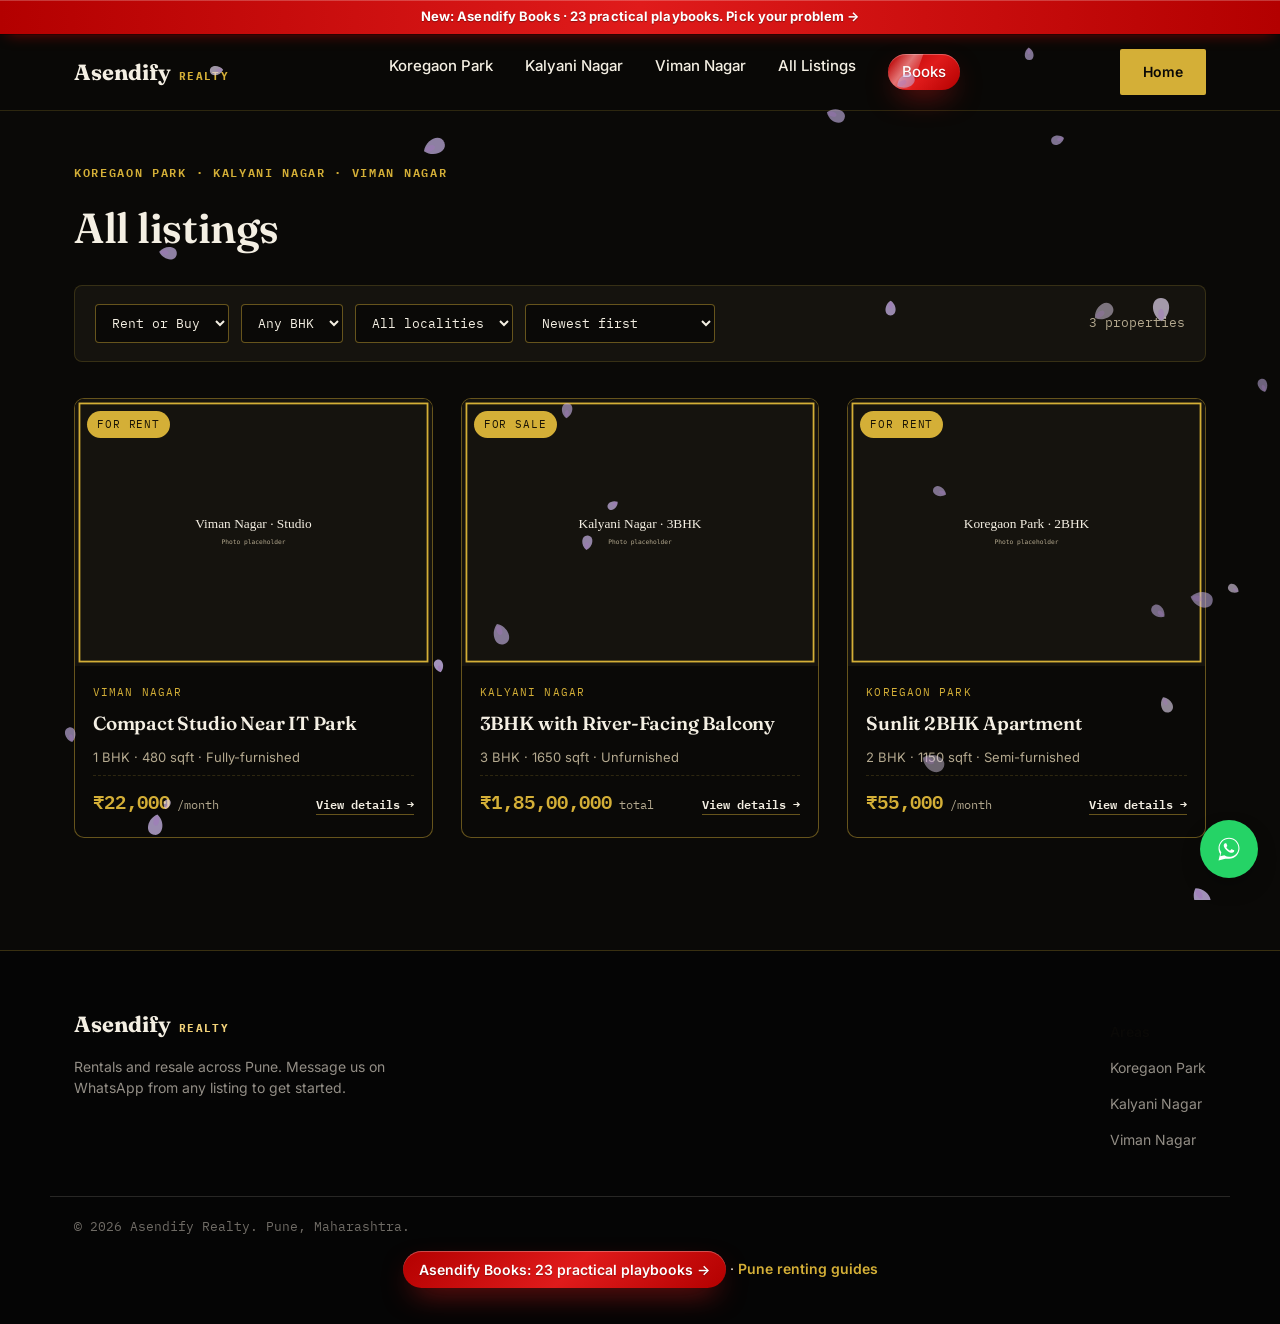
<file: listings.html>
<!DOCTYPE html>
<html lang="en">
<head>
<meta charset="UTF-8">
<meta name="viewport" content="width=device-width, initial-scale=1.0">
<title>All Property Listings in Koregaon Park, Kalyani Nagar &amp; Viman Nagar | Asendify Realty</title>
<meta name="description" content="Filter every flat for rent or sale in Koregaon Park, Kalyani Nagar, and Viman Nagar, Pune, by BHK, budget, and locality.">
<link rel="canonical" href="https://realty.asendify.co/listings.html">
<meta property="og:title" content="All Property Listings in Koregaon Park, Kalyani Nagar &amp; Viman Nagar | Asendify Realty">
<meta property="og:type" content="website">
<meta property="og:url" content="https://realty.asendify.co/listings.html">
<meta name="twitter:card" content="summary">
<link rel="stylesheet" href="assets/css/style.css?v=3">
</head>
<body>

<header class="site-header">
  <div class="wrap">
    <a href="index.html" class="brand">Asendify <span class="sub">Realty</span></a>
    <nav class="nav-links">
      <a href="koregaon-park.html">Koregaon Park</a>
      <a href="kalyani-nagar.html">Kalyani Nagar</a>
      <a href="viman-nagar.html">Viman Nagar</a>
      <a href="listings.html">All Listings</a>
    <a class="asd-books-nav btn-red-shine" href="https://www.asendify.co/books/?utm_source=realty&utm_medium=nav">Books</a></nav>
    <a class="btn btn-primary" href="index.html">Home</a>
  </div>
</header>

<section style="padding-top:48px;padding-bottom:24px;">
  <div class="wrap">
    <span class="eyebrow">Koregaon Park &middot; Kalyani Nagar &middot; Viman Nagar</span>
    <h1 style="font-size:clamp(30px,4vw,42px);margin-top:12px;">All listings</h1>
  </div>
</section>

<section style="padding-top:0;">
  <div class="wrap">
    <div class="filters">
      <select id="filter-type">
        <option value="">Rent or Buy</option>
        <option value="rent">For Rent</option>
        <option value="buy">For Sale</option>
      </select>
      <select id="filter-bhk">
        <option value="">Any BHK</option>
        <option value="1">1 BHK</option>
        <option value="2">2 BHK</option>
        <option value="3">3 BHK</option>
        <option value="4">4+ BHK</option>
      </select>
      <select id="filter-locality">
        <option value="">All localities</option>
      </select>
      <select id="filter-sort">
        <option value="newest">Newest first</option>
        <option value="price-asc">Price: low to high</option>
        <option value="price-desc">Price: high to low</option>
      </select>
      <span id="results-count" class="count mono"></span>
    </div>

    <div id="listings-grid" class="grid-properties">
      <div class="empty-state">Loading listings&hellip;</div>
    </div>
  </div>
</section>

<footer>
  <div class="wrap">
    <div>
      <a href="index.html" class="brand">Asendify <span class="sub" style="color:var(--brass-light);">Realty</span></a>
      <p>Rentals and resale across Pune. Message us on WhatsApp from any listing to get started.</p>
    </div>
    <div>
      <p style="color:var(--paper);font-weight:600;margin-bottom:8px;">Areas</p>
      <p><a href="koregaon-park.html">Koregaon Park</a></p>
      <p><a href="kalyani-nagar.html">Kalyani Nagar</a></p>
      <p><a href="viman-nagar.html">Viman Nagar</a></p>
    </div>
  </div>
  <div class="wrap fine">&copy; 2026 Asendify Realty. Pune, Maharashtra.</div>
<div class="asd-books-line" style="text-align:center;padding:14px 16px 4px;font-size:14px"><a class="asd-books-foot btn-red-shine" href="https://www.asendify.co/books/?utm_source=realty&utm_medium=footer">Asendify Books: 23 practical playbooks &rarr;</a> &middot; <a class="asd-blog-foot" href="/blog/" style="color:#d4af37;text-decoration:none;font-weight:600">Pune renting guides</a></div></footer>

<script src="assets/js/main.js"></script>
<script src="/assets/js/blossom.js?v=5" defer></script>
<script src="/asd-booksbar.js" data-src="realty" defer></script>
<script>/* 2026-10-20: real-visit counter for the Asendify Channels dashboard (same rules as the book shops and the other sites). */
(function(){try{if(sessionStorage.getItem('asd_sv')==='1')return;var q0=new URLSearchParams(location.search);
if(q0.get('internal')==='1')document.cookie='asd_internal=1; domain=.asendify.co; path=/; max-age=63072000; SameSite=Lax; Secure';
if(/(^|;\s*)asd_internal=1/.test(document.cookie))return;
if(navigator.webdriver||/bot\b|bot\/|crawl|spider|slurp|preview|headless|lighthouse|scanner|facebookexternalhit/i.test(navigator.userAgent))return;
var c=function(v){return String(v||'').toLowerCase().replace(/[^a-z0-9._-]/g,'').slice(0,60)};var src='';
if(q0.get('utm_source'))src=[c(q0.get('utm_source')),c(q0.get('utm_medium')),c(q0.get('utm_campaign'))].join('/');
var own='';if(!src&&document.referrer){var h=new URL(document.referrer).hostname.replace(/^www\./,'');if(h&&!/(^|\.)asendify\.co$/.test(h))src='ref/'+c(h);else if(h)own='site/'+(c(h.replace(/\.?asendify\.co$/,''))||'www');}
/* 2026-10-28 (Manthan: tag every visit): first-touch source cookie (7 days, all asendify.co sites) so a visitor who came from Instagram and then opens a 2nd page/site keeps that source; own-site hops are site/<name>; the API labels in-app browsers. */
var m0=document.cookie.match(/(^|;\s*)asd_src=([a-z0-9._\/-]{1,80})/);if(src)document.cookie='asd_src='+src+'; domain=.asendify.co; path=/; max-age=604800; SameSite=Lax; Secure';else if(m0)src=m0[2];else if(own)src=own;
src=src||'direct';var path=location.pathname.replace(/[^a-zA-Z0-9._\/-]/g,'').slice(0,120)||'/';
var acts=['scroll','pointerdown','touchstart','keydown','mousemove','wheel'],sent=false,shown=0,tick;
var send=function(how){if(sent)return;sent=true;clearInterval(tick);acts.forEach(function(e){removeEventListener(e,on,true)});
try{sessionStorage.setItem('asd_sv','1')}catch(e){}
fetch('https://playbook.asendify.co/api/ref',{method:'POST',mode:'no-cors',keepalive:true,headers:{'Content-Type':'text/plain'},body:JSON.stringify({visit:src,page:path,engaged:how,product:'realty'})}).catch(function(){})};
var on=function(){send('interact')};acts.forEach(function(e){addEventListener(e,on,{capture:true,passive:true})});
tick=setInterval(function(){if(document.visibilityState==='visible'&&(shown+=1000)>=12000)send('time')},1000);}catch(e){}})();</script>
</body>
</html>
</file>
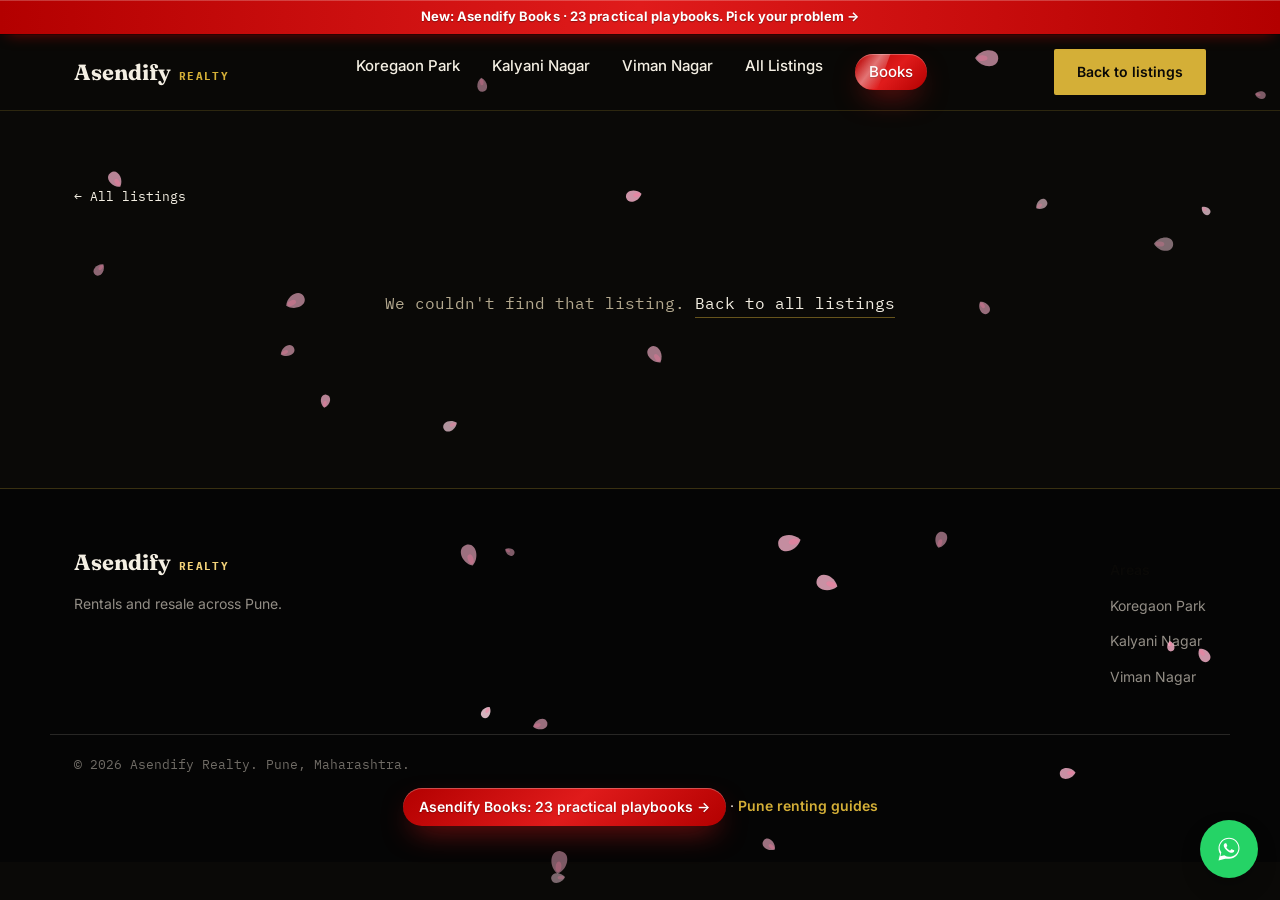
<file: property.html>
<!DOCTYPE html>
<html lang="en">
<head>
<meta charset="UTF-8">
<meta name="viewport" content="width=device-width, initial-scale=1.0">
<title>Property — Asendify Realty</title>
<meta name="description" content="A verified rental or resale property listing from Asendify Realty in Koregaon Park, Kalyani Nagar, or Viman Nagar, Pune.">
<meta property="og:type" content="website">
<meta name="twitter:card" content="summary">
<link rel="stylesheet" href="assets/css/style.css?v=3">
</head>
<body>

<header class="site-header">
  <div class="wrap">
    <a href="index.html" class="brand">Asendify <span class="sub">Realty</span></a>
    <nav class="nav-links">
      <a href="koregaon-park.html">Koregaon Park</a>
      <a href="kalyani-nagar.html">Kalyani Nagar</a>
      <a href="viman-nagar.html">Viman Nagar</a>
      <a href="listings.html">All Listings</a>
    <a class="asd-books-nav btn-red-shine" href="https://www.asendify.co/books/?utm_source=realty&utm_medium=nav">Books</a></nav>
    <a class="btn btn-primary" href="listings.html">Back to listings</a>
  </div>
</header>

<section>
  <div class="wrap">
    <a class="back-link" href="listings.html">&larr; All listings</a>
    <div id="detail-root">
      <div class="empty-state">Loading listing&hellip;</div>
    </div>
  </div>
</section>

<footer>
  <div class="wrap">
    <div>
      <a href="index.html" class="brand">Asendify <span class="sub" style="color:var(--brass-light);">Realty</span></a>
      <p>Rentals and resale across Pune.</p>
    </div>
    <div>
      <p style="color:var(--paper);font-weight:600;margin-bottom:8px;">Areas</p>
      <p><a href="koregaon-park.html">Koregaon Park</a></p>
      <p><a href="kalyani-nagar.html">Kalyani Nagar</a></p>
      <p><a href="viman-nagar.html">Viman Nagar</a></p>
    </div>
  </div>
  <div class="wrap fine">&copy; 2026 Asendify Realty. Pune, Maharashtra.</div>
<div class="asd-books-line" style="text-align:center;padding:14px 16px 4px;font-size:14px"><a class="asd-books-foot btn-red-shine" href="https://www.asendify.co/books/?utm_source=realty&utm_medium=footer">Asendify Books: 23 practical playbooks &rarr;</a> &middot; <a class="asd-blog-foot" href="/blog/" style="color:#d4af37;text-decoration:none;font-weight:600">Pune renting guides</a></div></footer>

<script src="assets/js/main.js"></script>
<script src="/assets/js/blossom.js?v=5" defer></script>
<script src="/asd-booksbar.js" data-src="realty" defer></script>
<script>/* 2026-10-20: real-visit counter for the Asendify Channels dashboard (same rules as the book shops and the other sites). */
(function(){try{if(sessionStorage.getItem('asd_sv')==='1')return;var q0=new URLSearchParams(location.search);
if(q0.get('internal')==='1')document.cookie='asd_internal=1; domain=.asendify.co; path=/; max-age=63072000; SameSite=Lax; Secure';
if(/(^|;\s*)asd_internal=1/.test(document.cookie))return;
if(navigator.webdriver||/bot\b|bot\/|crawl|spider|slurp|preview|headless|lighthouse|scanner|facebookexternalhit/i.test(navigator.userAgent))return;
var c=function(v){return String(v||'').toLowerCase().replace(/[^a-z0-9._-]/g,'').slice(0,60)};var src='';
if(q0.get('utm_source'))src=[c(q0.get('utm_source')),c(q0.get('utm_medium')),c(q0.get('utm_campaign'))].join('/');
var own='';if(!src&&document.referrer){var h=new URL(document.referrer).hostname.replace(/^www\./,'');if(h&&!/(^|\.)asendify\.co$/.test(h))src='ref/'+c(h);else if(h)own='site/'+(c(h.replace(/\.?asendify\.co$/,''))||'www');}
/* 2026-10-28 (Manthan: tag every visit): first-touch source cookie (7 days, all asendify.co sites) so a visitor who came from Instagram and then opens a 2nd page/site keeps that source; own-site hops are site/<name>; the API labels in-app browsers. */
var m0=document.cookie.match(/(^|;\s*)asd_src=([a-z0-9._\/-]{1,80})/);if(src)document.cookie='asd_src='+src+'; domain=.asendify.co; path=/; max-age=604800; SameSite=Lax; Secure';else if(m0)src=m0[2];else if(own)src=own;
src=src||'direct';var path=location.pathname.replace(/[^a-zA-Z0-9._\/-]/g,'').slice(0,120)||'/';
var acts=['scroll','pointerdown','touchstart','keydown','mousemove','wheel'],sent=false,shown=0,tick;
var send=function(how){if(sent)return;sent=true;clearInterval(tick);acts.forEach(function(e){removeEventListener(e,on,true)});
try{sessionStorage.setItem('asd_sv','1')}catch(e){}
fetch('https://playbook.asendify.co/api/ref',{method:'POST',mode:'no-cors',keepalive:true,headers:{'Content-Type':'text/plain'},body:JSON.stringify({visit:src,page:path,engaged:how,product:'realty'})}).catch(function(){})};
var on=function(){send('interact')};acts.forEach(function(e){addEventListener(e,on,{capture:true,passive:true})});
tick=setInterval(function(){if(document.visibilityState==='visible'&&(shown+=1000)>=12000)send('time')},1000);}catch(e){}})();</script>
</body>
</html>
</file>
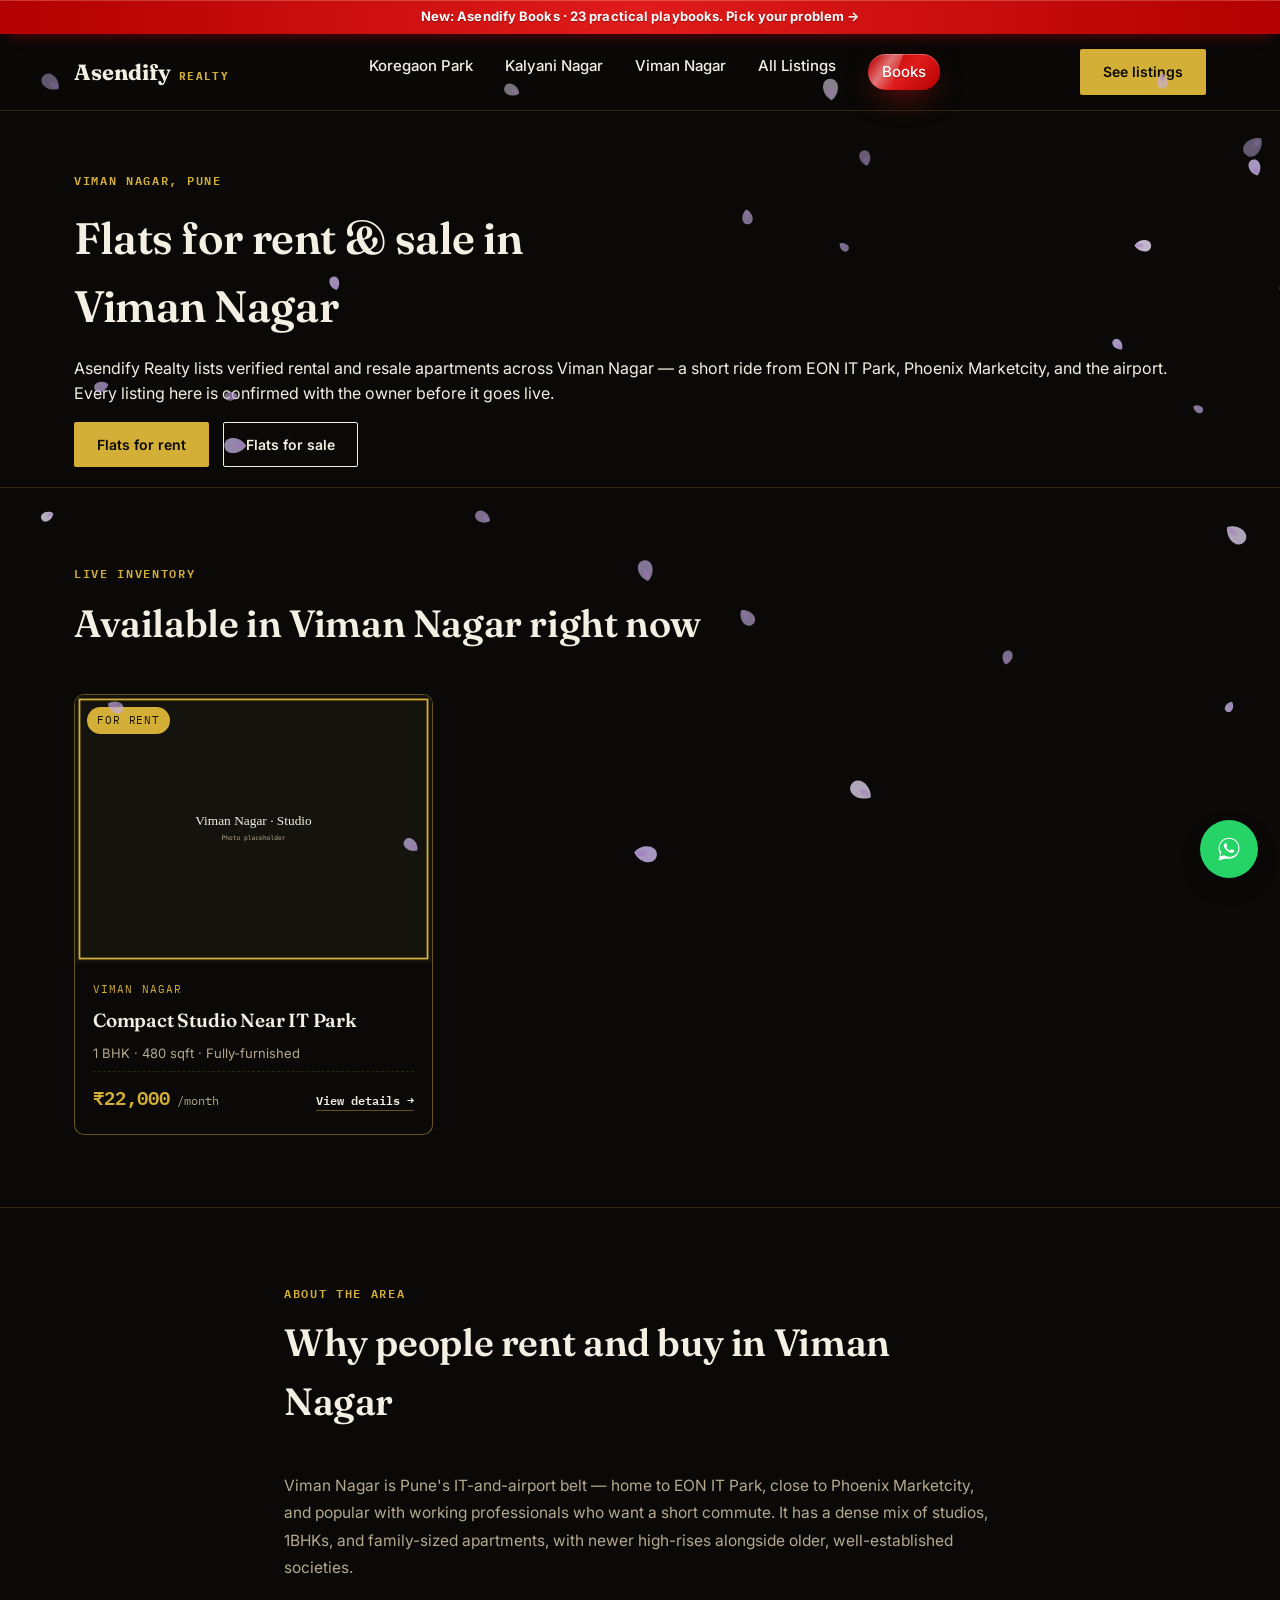
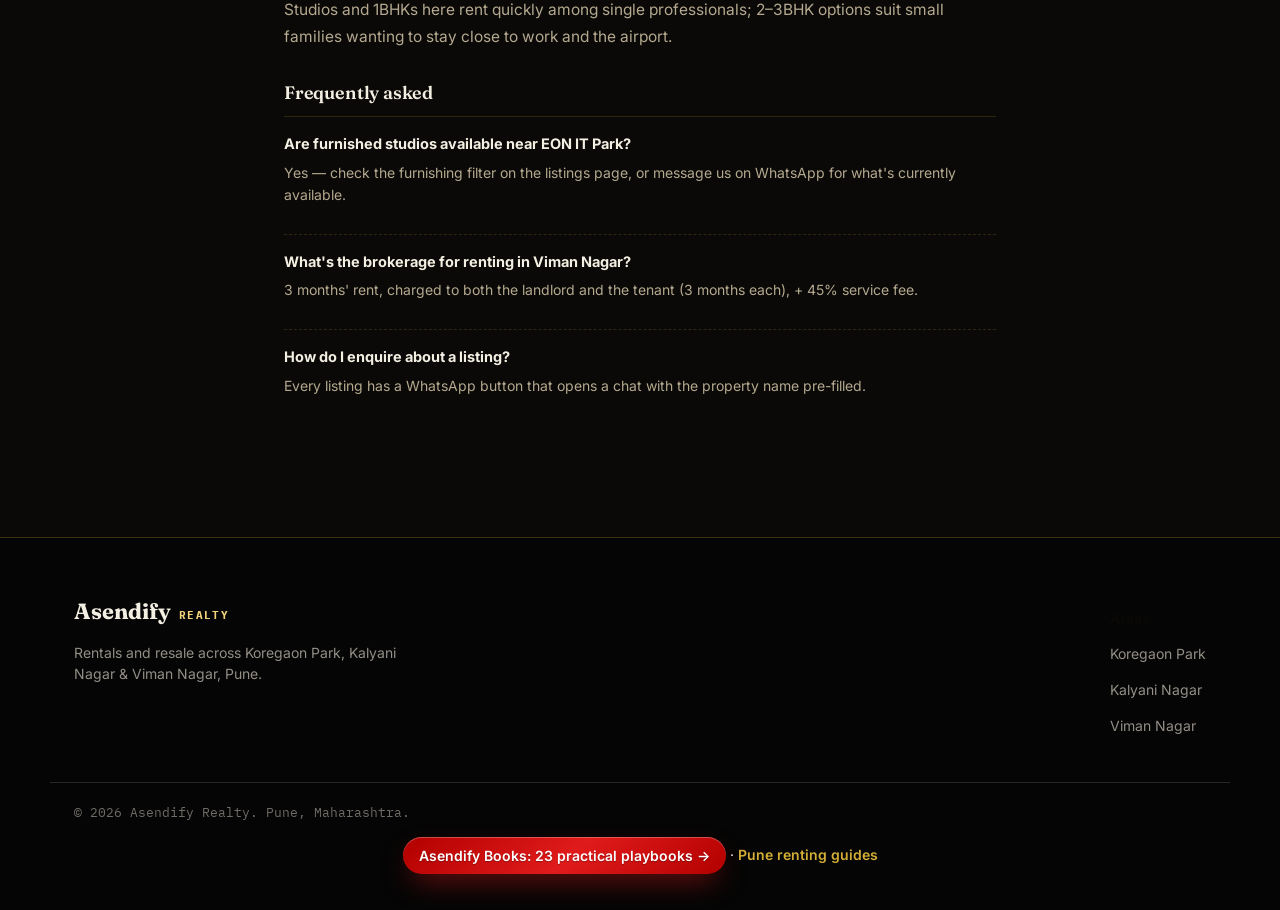
<file: viman-nagar.html>
<!DOCTYPE html>
<html lang="en">
<head>
<meta charset="UTF-8">
<meta name="viewport" content="width=device-width, initial-scale=1.0">
<title>Flats for Rent &amp; Sale in Viman Nagar, Pune | Asendify Realty</title>
<meta name="description" content="Browse verified apartments and studios for rent and resale in Viman Nagar, Pune, near EON IT Park and Phoenix Marketcity. Talk to Asendify Realty on WhatsApp.">
<link rel="canonical" href="https://realty.asendify.co/viman-nagar.html">
<meta property="og:title" content="Flats for Rent &amp; Sale in Viman Nagar, Pune | Asendify Realty">
<meta property="og:description" content="Verified rental and resale apartments in Viman Nagar, Pune, from Asendify Realty.">
<meta property="og:type" content="website">
<meta property="og:url" content="https://realty.asendify.co/viman-nagar.html">
<meta name="twitter:card" content="summary">
<link rel="stylesheet" href="assets/css/style.css?v=3">
<script type="application/ld+json">
{
  "@context": "https://schema.org",
  "@type": "RealEstateAgent",
  "name": "Asendify Realty",
  "url": "https://realty.asendify.co/viman-nagar.html",
  "areaServed": { "@type": "Place", "name": "Viman Nagar, Pune, Maharashtra" },
  "priceRange": "\u20b9\u20b9"
}
</script>
</head>
<body>

<header class="site-header">
  <div class="wrap">
    <a href="index.html" class="brand">Asendify <span class="sub">Realty</span></a>
    <nav class="nav-links">
      <a href="koregaon-park.html">Koregaon Park</a>
      <a href="kalyani-nagar.html">Kalyani Nagar</a>
      <a href="viman-nagar.html">Viman Nagar</a>
      <a href="listings.html">All Listings</a>
    <a class="asd-books-nav btn-red-shine" href="https://www.asendify.co/books/?utm_source=realty&utm_medium=nav">Books</a></nav>
    <a class="btn btn-primary" href="listings.html?locality=Viman%20Nagar">See listings</a>
  </div>
</header>

<section style="padding-top:56px;padding-bottom:20px;">
  <div class="wrap">
    <span class="eyebrow">Viman Nagar, Pune</span>
    <h1 style="font-size:clamp(30px,4.4vw,44px);margin-top:12px;max-width:16ch;">Flats for rent &amp; sale in Viman Nagar</h1>
    <p class="lede" style="margin-top:16px;">Asendify Realty lists verified rental and resale apartments across Viman Nagar &mdash; a short ride from EON IT Park, Phoenix Marketcity, and the airport. Every listing here is confirmed with the owner before it goes live.</p>
    <div class="hero-ctas" style="margin-top:8px;">
      <a class="btn btn-primary" href="listings.html?type=rent&amp;locality=Viman%20Nagar">Flats for rent</a>
      <a class="btn btn-outline" href="listings.html?type=buy&amp;locality=Viman%20Nagar">Flats for sale</a>
    </div>
  </div>
</section>

<hr class="divider">

<section>
  <div class="wrap">
    <div class="section-head">
      <span class="eyebrow">Live inventory</span>
      <h2>Available in Viman Nagar right now</h2>
    </div>
    <div id="locality-grid" class="grid-properties" data-locality="Viman Nagar">
      <div class="empty-state">Loading listings&hellip;</div>
    </div>
  </div>
</section>

<hr class="divider">

<section>
  <div class="wrap" style="max-width:760px;">
    <div class="section-head">
      <span class="eyebrow">About the area</span>
      <h2>Why people rent and buy in Viman Nagar</h2>
    </div>
    <p style="color:var(--stone);font-size:15.5px;line-height:1.75;">Viman Nagar is Pune's IT-and-airport belt &mdash; home to EON IT Park, close to Phoenix Marketcity, and popular with working professionals who want a short commute. It has a dense mix of studios, 1BHKs, and family-sized apartments, with newer high-rises alongside older, well-established societies.</p>
    <p style="color:var(--stone);font-size:15.5px;line-height:1.75;margin-top:14px;">Studios and 1BHKs here rent quickly among single professionals; 2&ndash;3BHK options suit small families wanting to stay close to work and the airport.</p>

    <h3 style="font-size:18px;margin:28px 0 10px;">Frequently asked</h3>
    <div style="border-top:1px solid var(--line);">
      <div style="padding:14px 0;border-bottom:1px dashed var(--line);">
        <strong style="font-size:14.5px;">Are furnished studios available near EON IT Park?</strong>
        <p style="color:var(--stone);font-size:14px;margin-top:6px;">Yes &mdash; check the furnishing filter on the listings page, or message us on WhatsApp for what's currently available.</p>
      </div>
      <div style="padding:14px 0;border-bottom:1px dashed var(--line);">
        <strong style="font-size:14.5px;">What's the brokerage for renting in Viman Nagar?</strong>
        <p style="color:var(--stone);font-size:14px;margin-top:6px;">3 months' rent, charged to both the landlord and the tenant (3 months each), + 45% service fee.</p>
      </div>
      <div style="padding:14px 0;">
        <strong style="font-size:14.5px;">How do I enquire about a listing?</strong>
        <p style="color:var(--stone);font-size:14px;margin-top:6px;">Every listing has a WhatsApp button that opens a chat with the property name pre-filled.</p>
      </div>
    </div>
  </div>
</section>

<footer>
  <div class="wrap">
    <div>
      <a href="index.html" class="brand">Asendify <span class="sub" style="color:var(--brass-light);">Realty</span></a>
      <p>Rentals and resale across Koregaon Park, Kalyani Nagar &amp; Viman Nagar, Pune.</p>
    </div>
    <div>
      <p style="color:var(--paper);font-weight:600;margin-bottom:8px;">Areas</p>
      <p><a href="koregaon-park.html">Koregaon Park</a></p>
      <p><a href="kalyani-nagar.html">Kalyani Nagar</a></p>
      <p><a href="viman-nagar.html">Viman Nagar</a></p>
    </div>
  </div>
  <div class="wrap fine">&copy; 2026 Asendify Realty. Pune, Maharashtra.</div>
<div class="asd-books-line" style="text-align:center;padding:14px 16px 4px;font-size:14px"><a class="asd-books-foot btn-red-shine" href="https://www.asendify.co/books/?utm_source=realty&utm_medium=footer">Asendify Books: 23 practical playbooks &rarr;</a> &middot; <a class="asd-blog-foot" href="/blog/" style="color:#d4af37;text-decoration:none;font-weight:600">Pune renting guides</a></div></footer>

<script src="assets/js/main.js"></script>
<script src="/assets/js/blossom.js?v=5" defer></script>
<script src="/asd-booksbar.js" data-src="realty" defer></script>
<script>/* 2026-10-20: real-visit counter for the Asendify Channels dashboard (same rules as the book shops and the other sites). */
(function(){try{if(sessionStorage.getItem('asd_sv')==='1')return;var q0=new URLSearchParams(location.search);
if(q0.get('internal')==='1')document.cookie='asd_internal=1; domain=.asendify.co; path=/; max-age=63072000; SameSite=Lax; Secure';
if(/(^|;\s*)asd_internal=1/.test(document.cookie))return;
if(navigator.webdriver||/bot\b|bot\/|crawl|spider|slurp|preview|headless|lighthouse|scanner|facebookexternalhit/i.test(navigator.userAgent))return;
var c=function(v){return String(v||'').toLowerCase().replace(/[^a-z0-9._-]/g,'').slice(0,60)};var src='';
if(q0.get('utm_source'))src=[c(q0.get('utm_source')),c(q0.get('utm_medium')),c(q0.get('utm_campaign'))].join('/');
var own='';if(!src&&document.referrer){var h=new URL(document.referrer).hostname.replace(/^www\./,'');if(h&&!/(^|\.)asendify\.co$/.test(h))src='ref/'+c(h);else if(h)own='site/'+(c(h.replace(/\.?asendify\.co$/,''))||'www');}
/* 2026-10-28 (Manthan: tag every visit): first-touch source cookie (7 days, all asendify.co sites) so a visitor who came from Instagram and then opens a 2nd page/site keeps that source; own-site hops are site/<name>; the API labels in-app browsers. */
var m0=document.cookie.match(/(^|;\s*)asd_src=([a-z0-9._\/-]{1,80})/);if(src)document.cookie='asd_src='+src+'; domain=.asendify.co; path=/; max-age=604800; SameSite=Lax; Secure';else if(m0)src=m0[2];else if(own)src=own;
src=src||'direct';var path=location.pathname.replace(/[^a-zA-Z0-9._\/-]/g,'').slice(0,120)||'/';
var acts=['scroll','pointerdown','touchstart','keydown','mousemove','wheel'],sent=false,shown=0,tick;
var send=function(how){if(sent)return;sent=true;clearInterval(tick);acts.forEach(function(e){removeEventListener(e,on,true)});
try{sessionStorage.setItem('asd_sv','1')}catch(e){}
fetch('https://playbook.asendify.co/api/ref',{method:'POST',mode:'no-cors',keepalive:true,headers:{'Content-Type':'text/plain'},body:JSON.stringify({visit:src,page:path,engaged:how,product:'realty'})}).catch(function(){})};
var on=function(){send('interact')};acts.forEach(function(e){addEventListener(e,on,{capture:true,passive:true})});
tick=setInterval(function(){if(document.visibilityState==='visible'&&(shown+=1000)>=12000)send('time')},1000);}catch(e){}})();</script>
</body>
</html>
</file>
<file: assets/css/style.css>
/* ============================================================
   ASENDIFY REALTY — Design tokens
   Palette drawn from Pune's own materials: basalt stone, red
   laterite roof tiles, old brass door hardware, monsoon green.
   ============================================================ */

@import url('https://fonts.googleapis.com/css2?family=Fraunces:opsz,wght@9..144,400;9..144,500;9..144,600;9..144,700&family=Inter:wght@400;500;600;700&family=IBM+Plex+Mono:wght@400;500;600&display=swap');

:root{
  --ink:        #f4efe3;   /* basalt / near-black */
  --stone:      #b4a98f;   /* weathered stone, secondary text */
  --paper:      #0a0907;   /* limestone paper background */
  --paper-dim:  #15130e;   /* deeper paper, card fields */
  --terracotta: #d4af37;   /* laterite roof tile, primary accent */
  --terracotta-dark: #b8962e;
  --brass:      #d4af37;   /* old key / door hardware */
  --brass-light:#f2d27a;
  --monsoon:    #2f4a3c;   /* used sparingly: greenery accent */
  --line:       rgba(212,175,55,0.18);
  --line-light: rgba(241,233,220,0.22);

  --font-display: 'Fraunces', Georgia, serif;
  --font-body:    'Inter', -apple-system, sans-serif;
  --font-mono:    'IBM Plex Mono', 'Courier New', monospace;

  --radius: 2px;
  --shadow-card: 0 10px 24px -12px rgba(0,0,0,0.6);
}

*{ box-sizing:border-box; }
html{ scroll-behavior:smooth; }
body{
  margin:0;
  background:var(--paper);
  color:var(--ink);
  font-family:var(--font-body);
  line-height:1.55;
  -webkit-font-smoothing:antialiased;
}
img{ max-width:100%; display:block; }
a{ color:inherit; text-decoration:none; }
button{ font-family:inherit; cursor:pointer; }
:focus-visible{ outline:2px solid var(--terracotta); outline-offset:2px; }

.wrap{ max-width:1180px; margin:0 auto; padding:0 24px; }

/* ---------- Type ---------- */
h1,h2,h3{ font-family:var(--font-display); font-weight:600; letter-spacing:-0.01em; color:var(--ink); margin:0; }
.eyebrow{
  font-family:var(--font-mono); text-transform:uppercase; letter-spacing:0.14em;
  font-size:12px; color:var(--terracotta); font-weight:600;
}
.mono{ font-family:var(--font-mono); }

/* ---------- Header ---------- */
.site-header{
  position:sticky; top:0; z-index:40;
  background:rgba(10,9,7,0.92);
  backdrop-filter:blur(8px);
  border-bottom:1px solid var(--line);
}
.site-header .wrap{ display:flex; align-items:center; justify-content:space-between; height:76px; }
.brand{ display:flex; align-items:baseline; gap:8px; font-family:var(--font-display); font-size:22px; font-weight:700; }
.brand .sub{ font-family:var(--font-mono); font-size:11px; letter-spacing:0.12em; color:var(--brass); text-transform:uppercase; }
.nav-links{ display:flex; gap:32px; font-size:15px; font-weight:500; }
.nav-links a{ position:relative; padding-bottom:4px; }
.nav-links a::after{
  content:''; position:absolute; left:0; right:0; bottom:-2px; height:2px;
  background:var(--terracotta); transform:scaleX(0); transform-origin:left; transition:transform .2s ease;
}
.nav-links a:hover::after{ transform:scaleX(1); }
.btn{
  display:inline-flex; align-items:center; gap:8px;
  padding:11px 22px; border-radius:var(--radius);
  font-weight:600; font-size:14px; border:1px solid transparent;
  transition:transform .15s ease, background .15s ease, border-color .15s ease;
}
.btn-primary{ background:var(--terracotta); color:var(--paper); }
.btn-primary:hover{ background:var(--terracotta-dark); transform:translateY(-1px); }
.btn-outline{ border-color:var(--ink); color:var(--ink); }
.btn-outline:hover{ background:var(--terracotta); color:#1a1405; }
.btn-ghost{ color:var(--ink); border-bottom:1px solid rgba(212,175,55,0.45); border-radius:0; padding:4px 0; }

/* ---------- Hero ---------- */
.hero{ padding:76px 0 56px; position:relative; overflow:hidden; }
.hero-grid{ display:grid; grid-template-columns:1.1fr 0.9fr; gap:56px; align-items:center; }
.hero h1{ font-size:clamp(38px,5vw,58px); line-height:1.04; margin-bottom:22px; }
.hero h1 em{ font-style:italic; color:var(--terracotta); }
.hero p.lede{ font-size:18px; color:var(--stone); max-width:46ch; margin-bottom:32px; }
.hero-ctas{ display:flex; gap:14px; flex-wrap:wrap; }

/* Toggle: Rent / Buy — the ledger tab */
.mode-toggle{
  display:inline-flex; border:1.5px solid rgba(212,175,55,0.45); border-radius:999px; padding:4px; margin-bottom:28px;
  font-family:var(--font-mono); font-size:13px; font-weight:600; letter-spacing:0.04em;
}
.mode-toggle button{
  border:none; background:transparent; padding:9px 22px; border-radius:999px; color:var(--stone);
  transition:background .15s ease, color .15s ease;
}
.mode-toggle button.active{ background:var(--terracotta); color:#1a1405; }

/* Signature element: the key tag */
.keytag{
  position:relative;
  background:var(--paper-dim);
  border:1.5px solid rgba(212,175,55,0.45);
  border-radius:10px;
  padding:34px 28px 28px;
  box-shadow:var(--shadow-card);
  transform:rotate(-2deg);
}
.keytag::before{
  content:'';
  position:absolute; top:16px; left:24px;
  width:16px; height:16px; border-radius:50%;
  background:var(--paper); border:2px solid rgba(212,175,55,0.45);
}
.keytag .tag-string{
  position:absolute; top:-38px; left:32px; width:2px; height:40px;
  background:repeating-linear-gradient(var(--ink) 0 6px, transparent 6px 10px);
  transform:rotate(8deg);
}
.keytag .tag-label{ font-family:var(--font-mono); font-size:12px; letter-spacing:0.1em; color:var(--brass); text-transform:uppercase; margin-bottom:10px;}
.keytag h3{ font-size:22px; margin-bottom:6px; }
.keytag .tag-price{ font-family:var(--font-mono); font-size:26px; font-weight:600; color:var(--terracotta); margin:14px 0 4px; }
.keytag .tag-meta{ font-size:13px; color:var(--stone); }

/* ---------- Section shell ---------- */
section{ padding:72px 0; }
.section-head{ margin-bottom:40px; max-width:640px; }
.section-head h2{ font-size:clamp(28px,3.4vw,38px); margin-top:10px; }
.section-head p{ color:var(--stone); margin-top:12px; font-size:16px; }
.divider{ height:1px; background:var(--line); border:none; margin:0; }

/* ---------- Filters bar ---------- */
.filters{
  display:flex; flex-wrap:wrap; gap:12px; align-items:center;
  padding:18px 20px; background:var(--paper-dim); border:1px solid var(--line); border-radius:8px; margin-bottom:36px;
}
.filters select, .filters input{
  font-family:var(--font-mono); font-size:13px; padding:9px 12px;
  border:1px solid rgba(212,175,55,0.45); border-radius:4px; background:var(--paper); color:var(--ink);
}
.filters .count{ margin-left:auto; font-family:var(--font-mono); font-size:13px; color:var(--stone); }

/* ---------- Property grid & card (the key tag, repeated) ---------- */
.grid-properties{ display:grid; grid-template-columns:repeat(auto-fill,minmax(300px,1fr)); gap:28px; }
.pcard{
  background:var(--paper); border:1.5px solid rgba(212,175,55,0.45); border-radius:10px; overflow:hidden;
  display:flex; flex-direction:column; transition:transform .18s ease, box-shadow .18s ease;
}
.pcard:hover{ transform:translateY(-4px); box-shadow:var(--shadow-card); }
.pcard .photo{ position:relative; aspect-ratio:4/3; background:var(--paper-dim); overflow:hidden; }
.pcard .photo img{ width:100%; height:100%; object-fit:cover; }
.pcard .badge{
  position:absolute; top:12px; left:12px; background:var(--terracotta); color:#1a1405;
  font-family:var(--font-mono); font-size:11px; letter-spacing:0.08em; text-transform:uppercase;
  padding:5px 10px; border-radius:999px;
}
.pcard .badge.buy{ background:var(--terracotta); }
.pcard .punch{
  position:absolute; top:-10px; left:24px; width:14px; height:14px; border-radius:50%;
  background:var(--paper); border:2px solid rgba(212,175,55,0.45);
}
.pcard .body{ padding:18px 18px 20px; display:flex; flex-direction:column; gap:8px; flex:1; }
.pcard .locality{ font-family:var(--font-mono); font-size:11px; letter-spacing:0.1em; text-transform:uppercase; color:var(--brass); }
.pcard h3{ font-size:19px; }
.pcard .specs{ font-size:13px; color:var(--stone); }
.pcard .price-row{ margin-top:auto; display:flex; align-items:baseline; justify-content:space-between; padding-top:12px; border-top:1px dashed var(--line); }
.pcard .price{ font-family:var(--font-mono); font-weight:600; font-size:19px; color:var(--terracotta); }
.pcard .price .unit{ font-size:12px; color:var(--stone); font-weight:400; }
.pcard .view-link{ font-family:var(--font-mono); font-size:12px; font-weight:600; border-bottom:1px solid rgba(212,175,55,0.45); }

/* ---------- How it works ---------- */
.steps{ display:grid; grid-template-columns:repeat(3,1fr); gap:32px; }
.step{ border-top:2px solid rgba(212,175,55,0.45); padding-top:16px; }
.step .num{ font-family:var(--font-mono); color:var(--terracotta); font-size:13px; }
.step h3{ font-size:19px; margin:8px 0 8px; }
.step p{ color:var(--stone); font-size:14.5px; }

/* ---------- Property detail page ---------- */
.detail-grid{ display:grid; grid-template-columns:1.4fr 1fr; gap:48px; align-items:start; }
.gallery-main{ aspect-ratio:4/3; border-radius:10px; overflow:hidden; border:1.5px solid rgba(212,175,55,0.45); background:var(--paper-dim); }
.gallery-main img{ width:100%; height:100%; object-fit:cover; }
.gallery-thumbs{ display:flex; gap:10px; margin-top:10px; }
.gallery-thumbs img{ width:78px; height:58px; object-fit:cover; border-radius:4px; border:1.5px solid var(--line); cursor:pointer; }
.gallery-thumbs img.active{ border-color:var(--terracotta); }

.detail-panel{
  border:1.5px solid rgba(212,175,55,0.45); border-radius:10px; padding:28px; position:sticky; top:100px;
  background:var(--paper-dim);
}
.detail-panel .locality{ font-family:var(--font-mono); font-size:12px; letter-spacing:0.1em; text-transform:uppercase; color:var(--brass); }
.detail-panel h1{ font-size:28px; margin:8px 0 14px; }
.detail-panel .price{ font-family:var(--font-mono); font-size:30px; font-weight:600; color:var(--terracotta); }
.detail-panel .price .unit{ font-size:14px; color:var(--stone); font-weight:400; }
.spec-table{ margin:22px 0; border-top:1px solid var(--line); }
.spec-table div{ display:flex; justify-content:space-between; padding:10px 0; border-bottom:1px dashed var(--line); font-size:14px; }
.spec-table span:first-child{ color:var(--stone); }
.spec-table span:last-child{ font-family:var(--font-mono); font-weight:600; }
.amenity-list{ display:flex; flex-wrap:wrap; gap:8px; margin:18px 0; }
.amenity-list span{
  font-family:var(--font-mono); font-size:12px; background:var(--paper); border:1px solid var(--line);
  padding:6px 10px; border-radius:999px;
}
.brokerage-note{
  font-size:13px; color:var(--stone); background:var(--paper); border-left:3px solid var(--brass);
  padding:10px 14px; margin:18px 0; border-radius:4px;
}
.whatsapp-btn{
  display:flex; align-items:center; justify-content:center; gap:10px; width:100%;
  background:#25D366; color:#0b3d20; font-weight:700; padding:15px; border-radius:8px; font-size:15px;
  margin-top:8px;
}
.whatsapp-btn:hover{ filter:brightness(0.95); }
.detail-desc{ font-size:15.5px; color:var(--stone); line-height:1.7; margin-top:24px; }
.back-link{ font-family:var(--font-mono); font-size:13px; margin-bottom:24px; display:inline-block; }

/* ---------- Footer ---------- */
footer{ background:#050505; color:var(--ink); border-top:1px solid rgba(212,175,55,0.25); padding:56px 0 32px; margin-top:40px; }
footer .wrap{ display:flex; justify-content:space-between; flex-wrap:wrap; gap:24px; }
footer .brand{ color:var(--ink); }
footer p{ color:rgba(241,233,220,0.6); font-size:14px; max-width:36ch; }
footer .fine{ border-top:1px solid rgba(241,233,220,0.15); margin-top:32px; padding-top:20px; font-size:12.5px; color:rgba(241,233,220,0.45); font-family:var(--font-mono); }

/* ---------- Floating WhatsApp button ---------- */
.whatsapp-fab{
  position:fixed; right:22px; bottom:22px; z-index:900;
  width:58px; height:58px; border-radius:50%;
  background:#25D366; color:#fff;
  display:flex; align-items:center; justify-content:center;
  box-shadow:0 10px 26px -8px rgba(0,0,0,0.45);
  transition:transform .18s ease, box-shadow .18s ease;
}
.whatsapp-fab:hover{ transform:translateY(-3px) scale(1.05); box-shadow:0 14px 30px -8px rgba(0,0,0,0.5); }
@media (max-width: 600px){
  .whatsapp-fab{ right:16px; bottom:16px; width:52px; height:52px; }
}

/* ---------- Empty state ---------- */
.empty-state{ text-align:center; padding:60px 20px; color:var(--stone); font-family:var(--font-mono); }

/* ---------- Responsive ---------- */
@media (max-width: 860px){
  .hero-grid{ grid-template-columns:1fr; }
  .nav-links{ display:none; }
  .steps{ grid-template-columns:1fr; }
  .detail-grid{ grid-template-columns:1fr; }
  .detail-panel{ position:static; }
}

@media (prefers-reduced-motion: reduce){
  *{ transition:none !important; animation:none !important; }
}

/* 2026-10-25 (Manthan: "make the button of them shining red"): buttons on full/stopped services that send people
   to the books and courses. Red gradient, white bold text, a moving shine (none with reduced motion). */
.btn-red-shine{position:relative;overflow:hidden;color:#fff!important;background:#c40c0c!important;background:linear-gradient(135deg,#b30000 0%,#e01b1b 52%,#b30000 100%)!important;border-color:#8f0000!important;text-decoration:none!important;text-shadow:0 1px 1px rgba(0,0,0,.3);box-shadow:0 12px 30px -10px rgba(224,27,27,.7),inset 0 1px 0 rgba(255,255,255,.28)!important}
.btn-red-shine::after{content:""!important;position:absolute!important;top:0!important;bottom:auto!important;right:auto!important;left:-60%;width:40%!important;height:100%!important;background:linear-gradient(110deg,transparent,rgba(255,255,255,.42),transparent)!important;transform:skewX(-20deg)!important;transition:none!important;animation:redshine 3.8s ease-in-out infinite;pointer-events:none}
.btn-red-shine:hover{filter:brightness(1.08) saturate(1.05);color:#fff!important}
.btn-red-shine:focus-visible{outline:3px solid #fff;outline-offset:2px}
@keyframes redshine{0%,62%{left:-60%}100%{left:130%}}
@media (prefers-reduced-motion:reduce){.btn-red-shine::after{animation:none;display:none!important}}
.asd-books-nav.btn-red-shine{padding:6px 14px;border-radius:999px}
.asd-books-foot.btn-red-shine{display:inline-block;vertical-align:middle;padding:8px 16px;border-radius:999px;font-weight:600}
</file>
